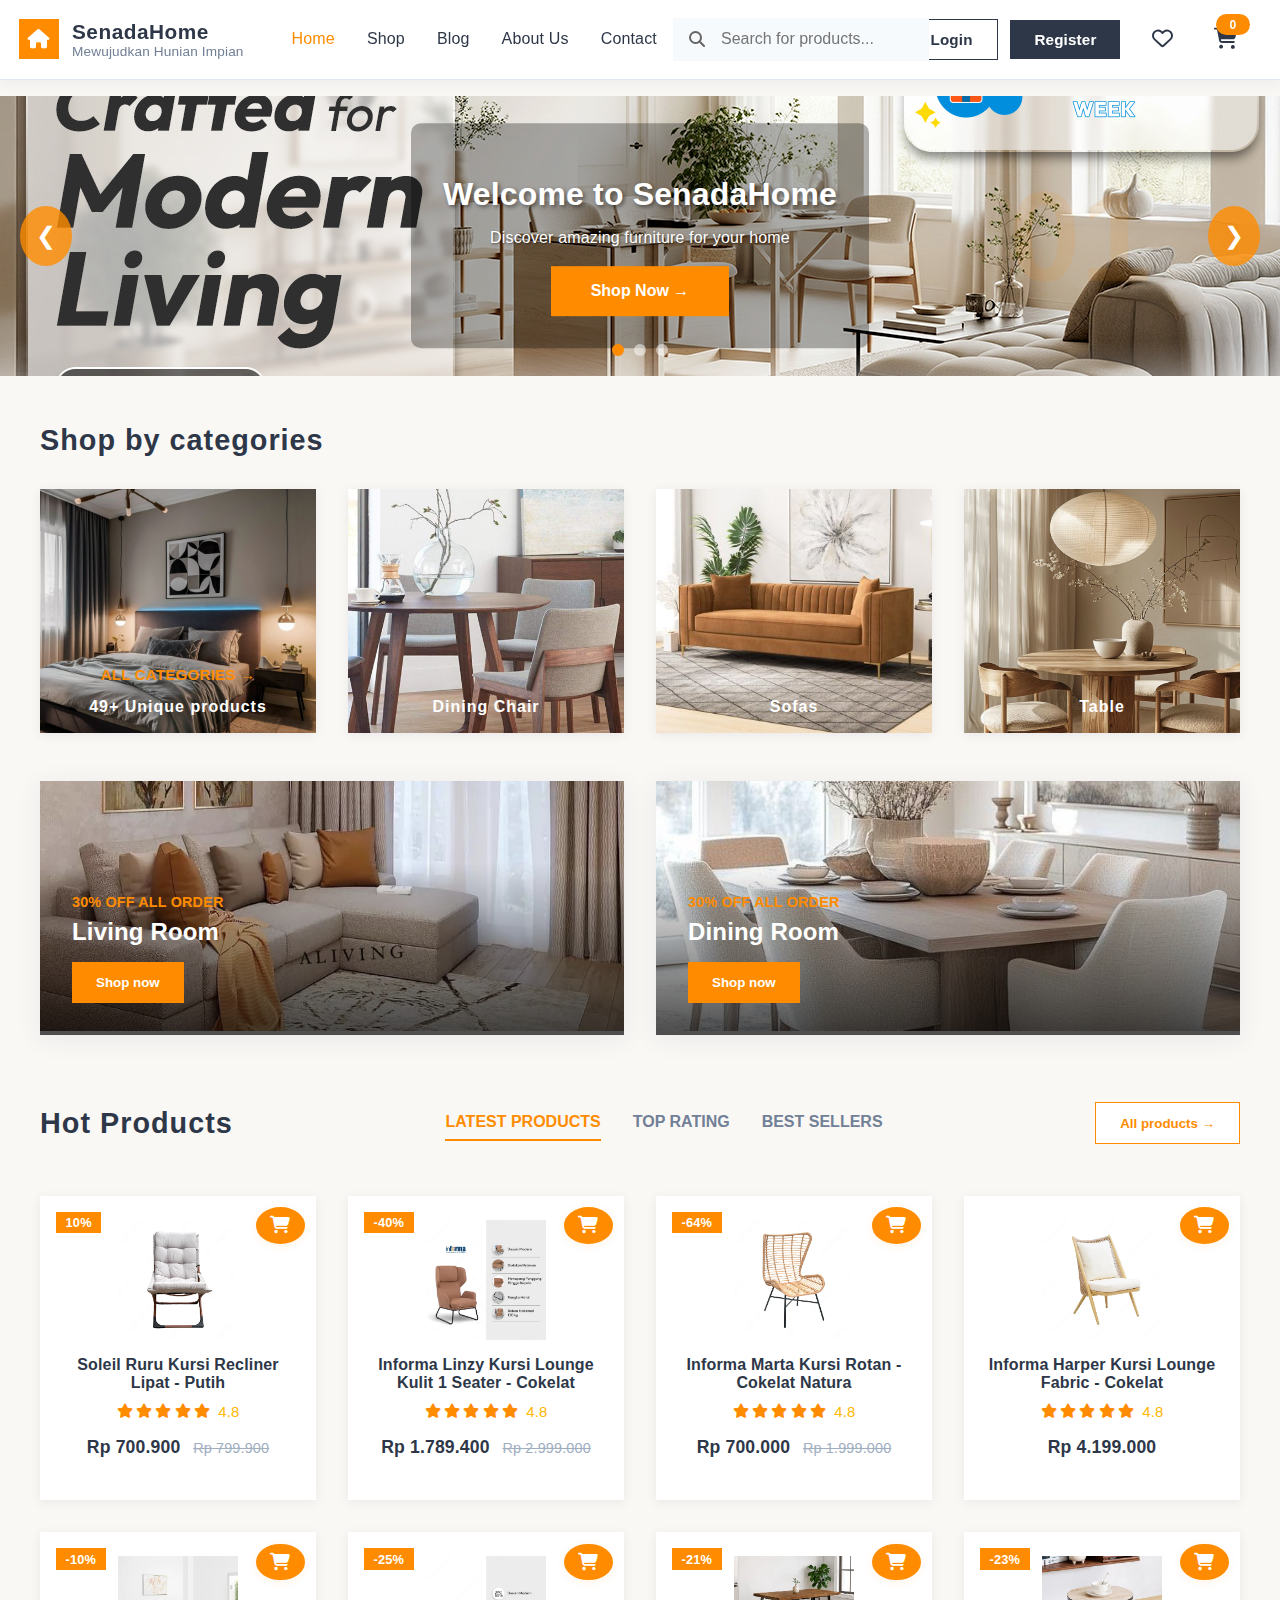
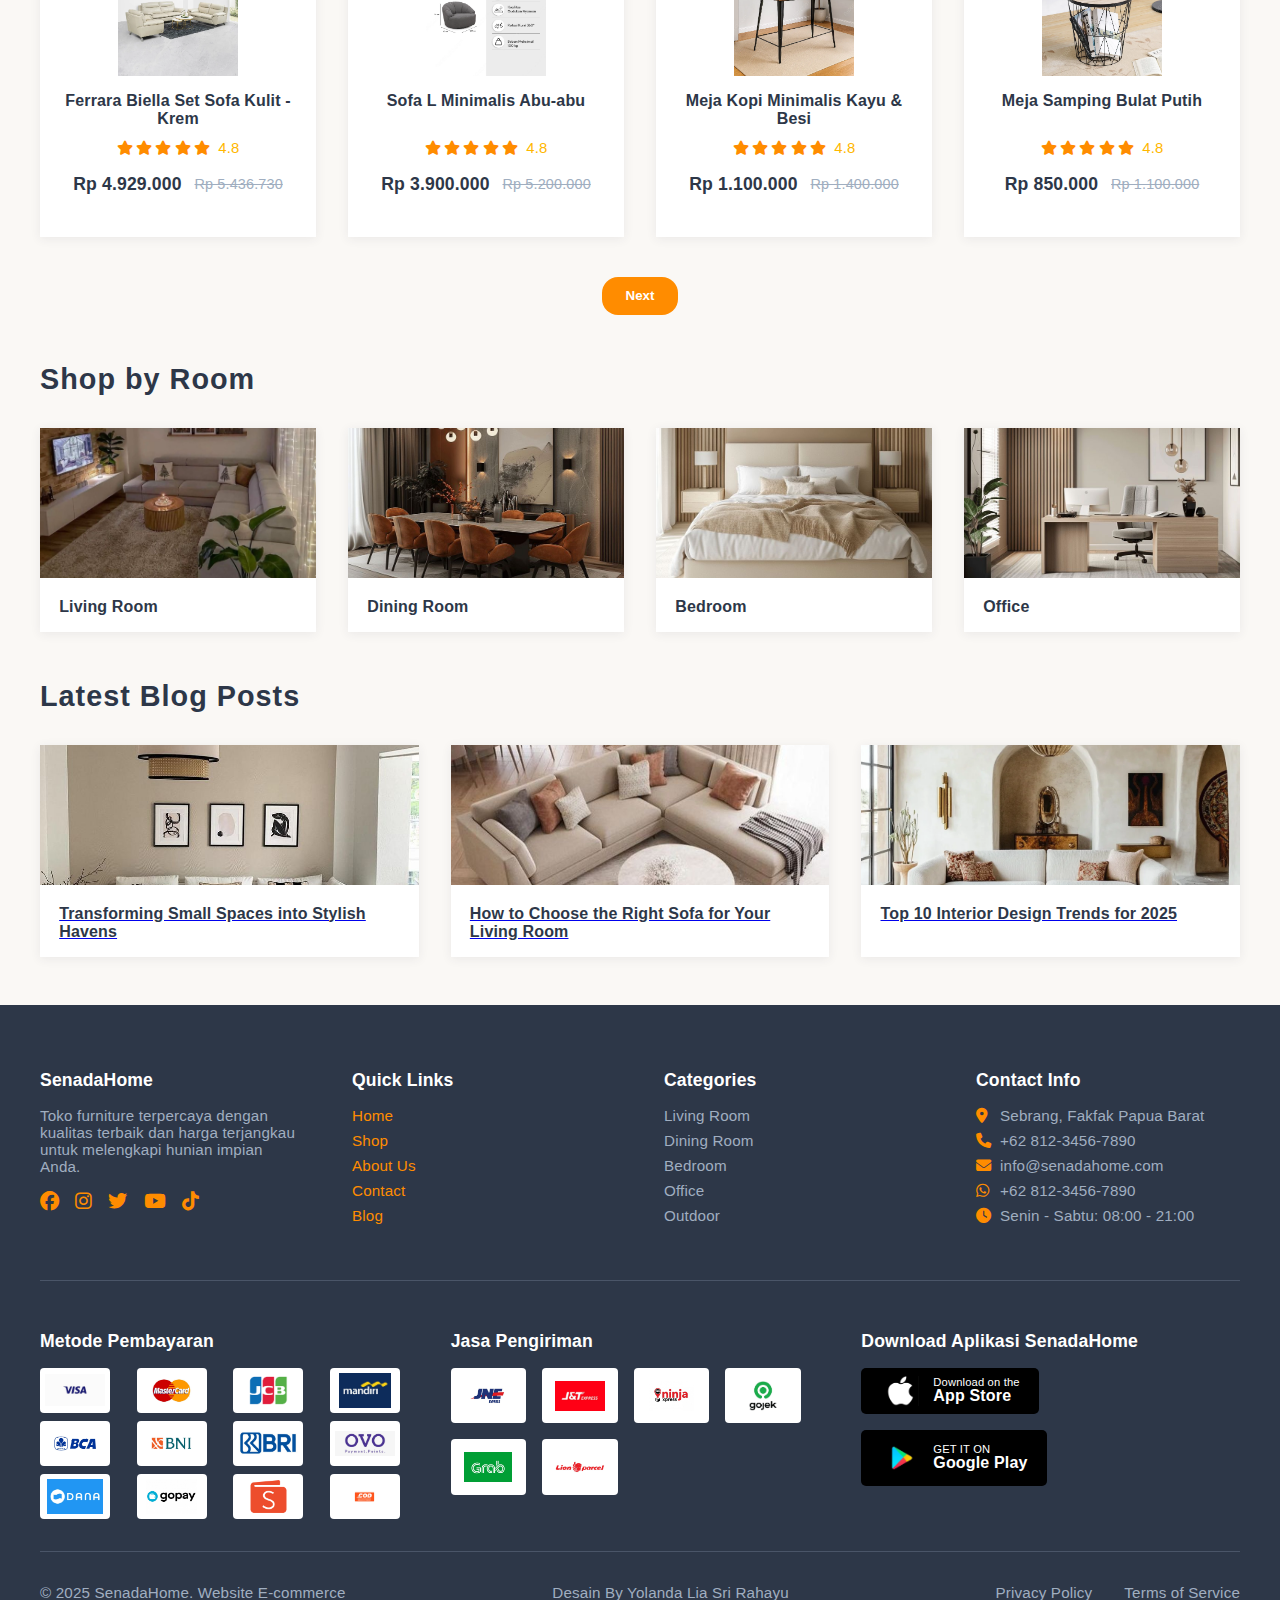
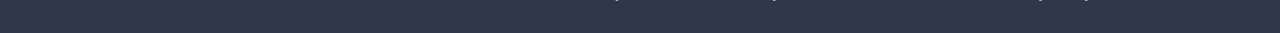
<file: index.html>
<!DOCTYPE html>
<html lang="id">
<head>
  <meta charset="UTF-8" />
  <meta name="viewport" content="width=device-width, initial-scale=1.0"/>
  <title>SenadaHome - Home</title>
  <link rel="stylesheet" href="https://cdnjs.cloudflare.com/ajax/libs/font-awesome/6.4.0/css/all.min.css"/>
  <link rel="stylesheet" href="header-style.css"/>
  <style>
    
    /* Hero Section */
.hero-section {
  position: relative;
  height: 280px;
  overflow: hidden;
  background: transparent;
  width: 100%;
  max-width: 100%;
  padding: 0;
  margin: 1rem auto 2rem auto;
  box-shadow: none;
}

.hero-carousel {
  position: relative;
  width: fit-content;
  height: 280px;
  max-width: 100%;
  margin: 0 auto;
  background: transparent;
  box-shadow: none;
  border-radius: 0;
}

.carousel-container {
      display: flex;
  width: 300%;
  height: 100%;
  transition: transform 0.5s ease-in-out;
}

.carousel-slide {
  width: 33.333%;
  height: 100%;
  position: relative;
}

.carousel-slide img {
  width: 100%;
  height: 100%;
  object-fit: cover;
  display: block;
}

.carousel-content {
  position: absolute;
  top: 50%;
  left: 50%;
  transform: translate(-50%, -50%);
  text-align: center;
  color: white;
  z-index: 2;
  background: rgba(0, 0, 0, 0.3);
  padding: 2rem;
  border-radius: 10px;
}

.carousel-content h1 {
  font-size: 2rem;
  font-weight: 900;
  margin-bottom: 1rem;
  text-shadow: 2px 2px 4px rgba(0, 0, 0, 0.5);
}

.carousel-content p {
      font-size: 1rem;
  margin-bottom: 1.2rem;
  text-shadow: 1px 1px 2px rgba(0, 0, 0, 0.5);
    }

.carousel-btn {
      position: absolute; 
      top: 50%; 
      transform: translateY(-50%); 
  background: rgba(255, 140, 0, 0.8);
  color: white;
  border: none;
  padding: 1rem;
  font-size: 1.5rem;
  cursor: pointer;
  border-radius: 50%;
  z-index: 3;
  transition: background 0.3s;
}

.carousel-btn:hover {
  background: rgba(255, 140, 0, 1);
}

.carousel-btn.prev {
  left: 20px;
}

.carousel-btn.next {
  right: 20px;
}

.carousel-dots {
  position: absolute;
  bottom: 20px;
  left: 50%;
  transform: translateX(-50%);
      display: flex;
  gap: 10px;
  z-index: 3;
}

.dot {
  width: 12px;
  height: 12px;
  border-radius: 50%;
  background: rgba(255, 255, 255, 0.5);
      cursor: pointer;
  transition: background 0.3s;
}

.dot.active {
  background: #ff8c00;
}


    .hero-section::before {
      content: "01";
      position: absolute;
      top: 50%;
      right: 10%;
      transform: translateY(-50%);
      font-size: 8rem;
      font-weight: 900;
      color: rgba(255,140,0,0.1);
      z-index: 1;
    }
    .hero-content { flex: 1; position: relative; z-index: 2; }
    .hero-label { color: #718096; font-size: 0.9rem; font-weight: 500; letter-spacing: 1px; margin-bottom: 0.5rem; text-transform: uppercase; }
    .hero-title { font-size: 3.5rem; font-weight: 900; color: #2d3748; margin-bottom: 1rem; line-height: 1.1; }
    .hero-title .highlight { color: #ff8c00; text-decoration: underline; }
    .hero-desc { color: #718096; font-size: 1.1rem; margin-bottom: 2rem; line-height: 1.6; }
    .hero-btn { 
      background: #ff8c00; 
      color: #fff; 
      border: none; 
      border-radius: 0px; 
      font-size: 1rem; 
      font-weight: 600; 
      padding: 1rem 2.5rem; 
      cursor: pointer; 
      transition: background 0.2s, transform 0.18s; 
    }
    .hero-btn:hover { background: #e67e00; transform: scale(1.02); }
    .hero-img { flex: 1; display: flex; align-items: center; justify-content: center; position: relative; z-index: 2; }
    .hero-img img { max-width: 400px; width: 100%; border-radius: 0px; }
    
    /* Categories Section */
    .category-section { max-width: 1200px; margin: 3rem auto 2rem auto; }
    .category-title { font-size: 1.8rem; font-weight: 800; color: #2d3748; margin-bottom: 2rem; letter-spacing: 1px; }
    .category-grid { display: grid; grid-template-columns: repeat(auto-fit, minmax(200px, 1fr)); gap: 2rem; }
    .category-card { 
      background: #fff; 
      border-radius: 0px; 
      box-shadow: 0 2px 10px rgba(45,55,72,0.08); 
      padding: 2rem 1.5rem; 
      display: flex; 
      flex-direction: column; 
      align-items: center; 
      gap: 1rem; 
      font-size: 1rem; 
      color: #2d3748; 
      font-weight: 600; 
      transition: box-shadow 0.2s, transform 0.18s; 
      cursor: pointer; 
    }
    .category-card:hover { box-shadow: 0 8px 25px rgba(45,55,72,0.12); transform: scale(1.03); }
    .category-card i, .category-card img { font-size: 2.5rem; color: #ff8c00; width: 60px; height: 60px; object-fit: contain; }
    
    /* Promotional Banners */
    .promo-section { max-width: 1200px; margin: 3rem auto 2rem auto; }
    .promo-grid { display: grid; grid-template-columns: 1fr 1fr; gap: 2rem; }
    .promo-banner { 
      background: #fff; 
      border-radius: 0px; 
      box-shadow: 0 4px 24px rgba(45,55,72,0.08); 
      overflow: hidden; 
      position: relative;
      cursor: pointer;
      transition: transform 0.2s;
    }
    .promo-banner:hover { transform: scale(1.02); }
    .promo-banner img { width: 100%; height: 250px; object-fit: cover; object-position: center 85%; }
    .promo-banner img[src*="diningroom"] { object-position: center 65% !important; }
    .promo-content { 
      padding: 2rem; 
      position: absolute; 
      bottom: 0; 
      left: 0; 
      right: 0; 
      background: linear-gradient(transparent, rgba(0,0,0,0.7));
      color: #fff;
    }
    .promo-discount { font-size: 0.9rem; color: #ff8c00; font-weight: 600; margin-bottom: 0.5rem; }
    .promo-title { font-size: 1.5rem; font-weight: 800; margin-bottom: 1rem; }
    .promo-btn { 
      background: #ff8c00; 
      color: #fff; 
      border: none; 
      border-radius: 0px; 
      padding: 0.8rem 1.5rem; 
      font-weight: 600; 
      cursor: pointer; 
      transition: background 0.2s; 
    }
    .promo-btn:hover { background: #e67e00; }
    
    /* Products Section */
    .product-section { max-width: 1200px; margin: 3rem auto 2rem auto; }
    .section-header { 
      display: flex; 
      justify-content: space-between; 
      align-items: center; 
      margin-bottom: 2rem; 
    }
    .section-title { font-size: 1.8rem; font-weight: 800; color: #2d3748; letter-spacing: 1px; }
    .tab-buttons { display: flex; gap: 2rem; }
    .tab-btn { 
      background: none; 
      border: none; 
      font-size: 1rem; 
      font-weight: 600; 
      color: #718096; 
      padding: 0.5rem 0; 
      cursor: pointer; 
      border-bottom: 2px solid transparent; 
      transition: color 0.18s, border 0.18s; 
    }
    .tab-btn.active { color: #ff8c00; border-bottom: 2px solid #ff8c00; }
    .view-all-btn { 
      background: #fff; 
      color: #ff8c00; 
      border: 1px solid #ff8c00; 
      border-radius: 0px; 
      padding: 0.8rem 1.5rem; 
      font-weight: 600; 
      cursor: pointer; 
      transition: all 0.2s; 
    }
    .view-all-btn:hover { background: #ff8c00; color: #fff; }
    
    .product-grid { display: grid; grid-template-columns: repeat(auto-fit, minmax(250px, 1fr)); gap: 2rem; }
    .product-card { 
      background: #fff; 
      border-radius: 0px; 
      box-shadow: 0 2px 10px rgba(45,55,72,0.08); 
      padding: 1.5rem; 
      display: flex; 
      flex-direction: column; 
      align-items: center; 
      position: relative; 
      transition: box-shadow 0.18s, transform 0.16s; 
      border: none; 
    }
    .product-card:hover { box-shadow: 0 8px 32px rgba(45,55,72,0.15); transform: scale(1.01); }
    .product-img { width: 120px; height: 120px; object-fit: contain; border-radius: 0px; background: #f7fafc; margin-bottom: 1rem; }
    .badge-discount { position: absolute; left: 1rem; top: 1rem; background: #ff8c00; color: #fff; font-weight: 700; font-size: 0.8rem; border-radius: 0px; padding: 0.2rem 0.6rem; }
    .badge-hot { position: absolute; left: 1rem; top: 1rem; background: #e53e3e; color: #fff; font-weight: 700; font-size: 0.8rem; border-radius: 0px; padding: 0.2rem 0.6rem; }
    .product-name { font-weight: 600; color: #2d3748; font-size: 1rem; margin-bottom: 0.5rem; text-align: center; }
    .product-rating { color: #ff8c00; margin-bottom: 0.5rem; font-size: 0.9rem; }
    .product-price-row { display: flex; align-items: center; gap: 0.8rem; margin-bottom: 0.8rem; }
    .product-price { color: #2d3748; font-weight: 700; font-size: 1.1rem; }
    .product-oldprice { color: #a0aec0; text-decoration: line-through; font-size: 0.9rem; }
    .countdown-timer { 
      background: #f7fafc; 
      color: #e53e3e; 
      font-size: 0.8rem; 
      font-weight: 600; 
      padding: 0.3rem 0.6rem; 
      border-radius: 0px; 
      margin-top: 0.5rem; 
    }
    
    /* Room Section */
    .room-section { max-width: 1200px; margin: 3rem auto 2rem auto; }
    .room-title { font-size: 1.8rem; font-weight: 800; color: #2d3748; margin-bottom: 2rem; letter-spacing: 1px; }
    .room-grid { display: grid; grid-template-columns: repeat(auto-fit, minmax(200px, 1fr)); gap: 2rem; }
    .room-card { 
      background: #fff; 
      border-radius: 0px; 
      box-shadow: 0 2px 10px rgba(45,55,72,0.08); 
      overflow: hidden; 
      transition: box-shadow 0.2s, transform 0.18s; 
      cursor: pointer; 
    }
    .room-card:hover { box-shadow: 0 8px 25px rgba(45,55,72,0.12); transform: scale(1.02); }
    .room-card img { width: 100%; height: 150px; object-fit: cover; object-position: center 70%; }
    .room-card img[src*="livingroom"] { object-position: center 85%; }
    .room-card img[src*="diningroom"] { object-position: center 65% !important; }
    .room-label { padding: 1rem 1.2rem; font-weight: 600; color: #2d3748; font-size: 1rem; background: #fff; }
    
    /* Blog Section */
    .blog-section { max-width: 1200px; margin: 3rem auto 2rem auto; }
    .blog-title { font-size: 1.8rem; font-weight: 800; color: #2d3748; margin-bottom: 2rem; letter-spacing: 1px; }
    .blog-grid { display: grid; grid-template-columns: repeat(auto-fit, minmax(250px, 1fr)); gap: 2rem; }
    .blog-card { 
      background: #fff; 
      border-radius: 0px; 
      box-shadow: 0 2px 10px rgba(45,55,72,0.08); 
      overflow: hidden; 
      transition: box-shadow 0.2s, transform 0.18s; 
      cursor: pointer; 
    }
    .blog-card:hover { box-shadow: 0 8px 25px rgba(0,0,0,0.06); transform: scale(1.02); }
    .blog-card img { width: 100%; height: 140px; object-fit: cover; }
    .blog-label { padding: 1rem 1.2rem; font-weight: 600; color: #2d3748; font-size: 1rem; background: #fff; }
    
    /* Footer */
    .footer { background: #2d3748; color: #a0aec0; font-size: 0.95rem; padding: 3rem 0 2rem 0; margin-top: 3rem; }
    .footer-main { max-width: 1200px; margin: 0 auto; display: flex; flex-wrap: wrap; gap: 3rem; justify-content: space-between; }
    .footer-col { flex: 1 1 250px; min-width: 250px; margin-bottom: 2rem; }
    .footer-title { font-weight: 700; color: #fff; margin-bottom: 1rem; font-size: 1.1rem; }
    .footer-link { color: #ff8c00; text-decoration: none; display: block; margin-bottom: 0.5rem; transition: color 0.2s; }
    .footer-link:hover { color: #fff; }
    
    .categories-link {
      color: #a0aec0 !important;
    }
    
    .categories-link:hover {
      color: #fff !important;
    }
    
    /* Contact Info Styles */
    .contact-info { margin-bottom: 1.5rem; }
    .contact-item { display: flex; align-items: center; gap: 0.5rem; margin-bottom: 0.5rem; }
    .contact-item i { color: #ff8c00; width: 16px; }
    .social-media { display: flex; gap: 1rem; margin-bottom: 1.5rem; }
    .social-icon { color: #ff8c00; font-size: 1.2rem; transition: color 0.2s; }
    .social-icon:hover { color: #fff; }
    .consumer-protection { margin-top: 1.5rem; }
    .consumer-protection p { font-size: 0.85rem; color: #999; margin-bottom: 0.5rem; }
    .whatsapp-contact { display: flex; align-items: center; gap: 0.5rem; color: #25d366; font-weight: 600; }
    
    /* Media Partners */
    .media-partners { display: grid; grid-template-columns: repeat(auto-fit, minmax(80px, 1fr)); gap: 0.5rem; }
    
    /* Responsive */
    @media (max-width: 768px) {
      .nav-links { display: none; }
      .hero-section { flex-direction: column; text-align: center; height: 400px; }
      .hero-title { font-size: 2.5rem; }

/* Mobile responsive for carousel */
@media (max-width: 768px) {
  .hero-section { height: 160px; padding: 0; margin: 0.5rem auto 1rem auto; }
  .hero-carousel { height: 160px; }
  .carousel-content h1 { font-size: 1rem; }
  .carousel-content p { font-size: 0.8rem; }
  .carousel-btn { padding: 0.6rem; font-size: 1rem; }
  .carousel-btn.prev { left: 6px; }
  .carousel-btn.next { right: 6px; }
}
      .promo-grid { grid-template-columns: 1fr; }
      .section-header { flex-direction: column; gap: 1rem; align-items: flex-start; }
    }
    @media (max-width: 1200px) {
      .hero-section, .hero-carousel { max-width: 100%; width: 100%; }
    }
  </style>
</head>
<body>
  <!-- Header -->
  <header class="main-header">
    <div class="header-left">
      <div class="brand">
        <div class="brand-icon">
          <i class="fas fa-home"></i>
        </div>
        <div class="brand-text">
          <div class="brand-name">SenadaHome</div>
          <div class="brand-subtitle">Mewujudkan Hunian Impian</div>
        </div>
      </div>
      <nav class="nav-links">
        <a href="index.html" class="nav-link">Home</a>
        <a href="shop.html" class="nav-link">Shop</a>
        <a href="blog.html" class="nav-link">Blog</a>
        <a href="about.html" class="nav-link">About Us</a>
        <a href="contact.html" class="nav-link">Contact</a>
      </nav>
    </div>
    
    <div class="header-center">
      <div class="search-container">
        <input type="text" class="search-input" placeholder="Search for products...">
        <i class="fas fa-search search-icon"></i>
      </div>
    </div>
    
    <div class="header-right">
      <div class="auth-buttons">
        <a href="login.html" class="login-btn">
          <i class="fas fa-crown"></i>
          Login
        </a>
        <a href="register.html" class="register-btn">Register</a>
      </div>
      <a href="wishlist.html" class="header-btn">
        <i class="far fa-heart"></i>
      </a>
      <a href="checkout.html" class="header-btn">
        <i class="fas fa-shopping-cart"></i>
        <span class="cart-count" id="cart-count">0</span>
      </a>
    </div>
  </header>

  <!-- Hero Section -->
  <section class="hero-section">
    <div class="hero-carousel">
      <div class="carousel-container">
        <div class="carousel-slide active">
          <img src="images/banner-header.jpg" alt="Furniture Banner 1">
          <div class="carousel-content">
            <h1>Welcome to SenadaHome</h1>
            <p>Discover amazing furniture for your home</p>
            <button class="hero-btn" onclick="window.location.href='shop.html'">Shop Now →</button>
          </div>
        </div>
        <div class="carousel-slide">
          <img src="images/furnitur.jpg" alt="Furniture Banner 2">
          <div class="carousel-content">
            <h1>Premium Quality Furniture</h1>
            <p>Elegant designs for modern living</p>
            <button class="hero-btn" onclick="window.location.href='shop.html'">Explore Collection →</button>
          </div>
        </div>
        <div class="carousel-slide">
          <img src="images/furnituredua.jpg" alt="Furniture Banner 3">
          <div class="carousel-content">
            <h1>Transform Your Space</h1>
            <p>Create the perfect atmosphere with our furniture</p>
            <button class="hero-btn" onclick="window.location.href='shop.html'">Get Started →</button>
          </div>
        </div>
      </div>
      <button class="carousel-btn prev" onclick="changeSlide(-1)">❮</button>
      <button class="carousel-btn next" onclick="changeSlide(1)">❯</button>
      <div class="carousel-dots">
        <span class="dot active" onclick="currentSlide(1)"></span>
        <span class="dot" onclick="currentSlide(2)"></span>
        <span class="dot" onclick="currentSlide(3)"></span>
    </div>
    </div>
  </section>

  <!-- Categories Section -->
  <section class="category-section">
    <h2 class="category-title">Shop by categories</h2>
    <div class="category-grid">
      <div class="category-card category-shop1">
        <span class="category-label">49+ Unique products</span>
        <a href="shop.html" class="category-link">ALL CATEGORIES →</a>
      </div>
      <div class="category-card category-shop2">
        <span class="category-label">Dining Chair</span>
      </div>
      <div class="category-card category-shop3">
        <span class="category-label">Sofas</span>
      </div>
      <div class="category-card category-shop4">
        <span class="category-label">Table</span>
      </div>
    </div>
  </section>

  <!-- Promotional Banners -->
  <section class="promo-section">
    <div class="promo-grid">
      <div class="promo-banner">
        <img src="images/livingroom.jpg" alt="Living Room">
        <div class="promo-content">
          <div class="promo-discount">30% OFF ALL ORDER</div>
          <div class="promo-title">Living Room</div>
          <button class="promo-btn">Shop now</button>
        </div>
      </div>
      <div class="promo-banner">
        <img src="images/diningroom.jpg" alt="Dining Room">
        <div class="promo-content">
          <div class="promo-discount">30% OFF ALL ORDER</div>
          <div class="promo-title">Dining Room</div>
          <button class="promo-btn">Shop now</button>
        </div>
      </div>
    </div>
  </section>

  <!-- Hot Products Section -->
  <section class="product-section">
    <div class="section-header">
      <h2 class="section-title">Hot Products</h2>
      <div class="tab-buttons">
        <button class="tab-btn active" id="tab-latest">LATEST PRODUCTS</button>
        <button class="tab-btn" id="tab-top">TOP RATING</button>
        <button class="tab-btn" id="tab-best">BEST SELLERS</button>
      </div>
      <button class="view-all-btn" onclick="window.location.href='shop.html'">All products →</button>
    </div>
    
    <div class="product-grid"></div>
    <div style="display:flex;justify-content:center;gap:1.5rem;margin-top:2.5rem;">
      <button id="prev-products-btn" style="display:none;padding:0.7rem 1.5rem;border:none;background:#ff8c00;color:#fff;border-radius:1rem;font-weight:600;cursor:pointer;">Prev</button>
      <button id="next-products-btn" style="display:none;padding:0.7rem 1.5rem;border:none;background:#ff8c00;color:#fff;border-radius:1rem;font-weight:600;cursor:pointer;">Next</button>
    </div>
  </section>

  <!-- Room Section -->
  <section class="room-section">
    <h2 class="room-title">Shop by Room</h2>
    <div class="room-grid">
      <div class="room-card">
        <img src="images/living2.jpg" alt="Living Room">
        <div class="room-label">Living Room</div>
      </div>
      <div class="room-card">
        <img src="images/dining2.jpg" alt="Dining Room">
        <div class="room-label">Dining Room</div>
      </div>
      <div class="room-card">
        <img src="images/bedroom.jpg" alt="Bedroom">
        <div class="room-label">Bedroom</div>
      </div>
      <div class="room-card">
        <img src="images/office.jpg" alt="Office">
        <div class="room-label">Office</div>
      </div>
    </div>
  </section>

  <!-- Blog Section -->
  <section class="blog-section">
    <h2 class="blog-title">Latest Blog Posts</h2>
    <div class="blog-grid">
      <a class="blog-card" href="https://www.anthonymichaelinteriordesign.com/transforming-small-spaces" target="_blank" rel="noopener">
        <img src="images/interior1.jpg" alt="Tips Desain Ruang Kecil">
        <div class="blog-label">Transforming Small Spaces into Stylish Havens</div>
      </a>
      <a class="blog-card" href="https://www.thespruce.com/how-to-choose-a-sofa-1391251" target="_blank" rel="noopener">
        <img src="images/interior2.jpg" alt="Panduan Memilih Sofa">
        <div class="blog-label">How to Choose the Right Sofa for Your Living Room</div>
      </a>
      <a class="blog-card" href="https://medium.com/@the_kap_designs/top-10-interior-design-trends-for-2025-e4ee1c5c3c24" target="_blank" rel="noopener">
        <img src="images/interior3.jpg" alt="Tren Furniture 2024">
        <div class="blog-label">Top 10 Interior Design Trends for 2025</div>
      </a>
    </div>
  </section>

  <!-- Footer -->
  <footer class="footer">
    <div class="footer-main">
      <div class="footer-col">
        <h3 class="footer-title">SenadaHome</h3>
        <p style="color: #a0aec0; margin-bottom: 1rem;">Toko furniture terpercaya dengan kualitas terbaik dan harga terjangkau untuk melengkapi hunian impian Anda.</p>
        <div class="social-media">
          <a href="#" class="social-icon"><i class="fab fa-facebook"></i></a>
          <a href="#" class="social-icon"><i class="fab fa-instagram"></i></a>
          <a href="#" class="social-icon"><i class="fab fa-twitter"></i></a>
          <a href="#" class="social-icon"><i class="fab fa-youtube"></i></a>
          <a href="#" class="social-icon"><i class="fab fa-tiktok"></i></a>
        </div>
      </div>
      
      <div class="footer-col">
        <h3 class="footer-title">Quick Links</h3>
        <a href="index.html" class="footer-link">Home</a>
        <a href="shop.html" class="footer-link">Shop</a>
        <a href="about.html" class="footer-link">About Us</a>
        <a href="contact.html" class="footer-link">Contact</a>
        <a href="blog.html" class="footer-link">Blog</a>
      </div>
      
      <div class="footer-col">
        <h3 class="footer-title">Categories</h3>
        <a href="#" class="footer-link categories-link">Living Room</a>
        <a href="#" class="footer-link categories-link">Dining Room</a>
        <a href="#" class="footer-link categories-link">Bedroom</a>
        <a href="#" class="footer-link categories-link">Office</a>
        <a href="#" class="footer-link categories-link">Outdoor</a>
      </div>
      
      <div class="footer-col">
        <h3 class="footer-title">Contact Info</h3>
        <div class="contact-info">
          <div class="contact-item">
            <i class="fas fa-map-marker-alt"></i>
            <span>Sebrang, Fakfak Papua Barat</span>
          </div>
          <div class="contact-item">
            <i class="fas fa-phone"></i>
            <span>+62 812-3456-7890</span>
          </div>
          <div class="contact-item">
            <i class="fas fa-envelope"></i>
            <span>info@senadahome.com</span>
          </div>
          <div class="contact-item">
            <i class="fab fa-whatsapp"></i>
            <span>+62 812-3456-7890</span>
          </div>
          <div class="contact-item">
            <i class="fas fa-clock"></i>
            <span>Senin - Sabtu: 08:00 - 21:00</span>
          </div>
        </div>
      </div>
    </div>
    
    <!-- Footer Bottom Sections -->
    <div style="max-width: 1200px; margin: 0 auto; padding: 2rem 0; border-top: 1px solid #4a5568;">
      <div style="display: grid; grid-template-columns: repeat(auto-fit, minmax(300px, 1fr)); gap: 2rem;">
        
        <!-- Metode Pembayaran -->
        <div>
          <h3 style="color: #fff; font-size: 1.1rem; font-weight: 700; margin-bottom: 1rem;">Metode Pembayaran</h3>
          <div style="display: grid; grid-template-columns: repeat(auto-fit, minmax(80px, 1fr)); gap: 0.5rem;">
            <img src="images/visa-logo.jpg" alt="Visa" style="width: 60px; height: 35px; object-fit: contain; background: #fff; padding: 5px; border-radius: 4px;">
            <img src="images/mastercard-logo.jpg" alt="Mastercard" style="width: 60px; height: 35px; object-fit: contain; background: #fff; padding: 5px; border-radius: 4px;">
            <img src="images/jcb-logo.png" alt="JCB" style="width: 60px; height: 35px; object-fit: contain; background: #fff; padding: 5px; border-radius: 4px;">
            <img src="images/mandiri-logo.jpg" alt="Mandiri" style="width: 60px; height: 35px; object-fit: contain; background: #fff; padding: 5px; border-radius: 4px;">
            <img src="images/bca-logo.jpg" alt="BCA" style="width: 60px; height: 35px; object-fit: contain; background: #fff; padding: 5px; border-radius: 4px;">
            <img src="images/bni-logo.jpg" alt="BNI" style="width: 60px; height: 35px; object-fit: contain; background: #fff; padding: 5px; border-radius: 4px;">
            <img src="images/bri-logo.jpg" alt="BRI" style="width: 60px; height: 35px; object-fit: contain; background: #fff; padding: 5px; border-radius: 4px;">
            <img src="images/ovo-logo.jpg" alt="OVO" style="width: 60px; height: 35px; object-fit: contain; background: #fff; padding: 5px; border-radius: 4px;">
            <img src="images/dana-logo.jpg" alt="DANA" style="width: 60px; height: 35px; object-fit: contain; background: #fff; padding: 5px; border-radius: 4px;">
            <img src="images/gopay-logo.jpg" alt="GoPay" style="width: 60px; height: 35px; object-fit: contain; background: #fff; padding: 5px; border-radius: 4px;">
            <img src="images/shopeepay-logo.jpg" alt="ShopeePay" style="width: 60px; height: 35px; object-fit: contain; background: #fff; padding: 5px; border-radius: 4px;">
            <img src="images/cod.jpg" alt="COD" style="width: 60px; height: 35px; object-fit: contain; background: #fff; padding: 5px; border-radius: 4px;">
          </div>
        </div>
        
        <!-- Jasa Pengiriman -->
        <div>
          <h3 style="color: #fff; font-size: 1.1rem; font-weight: 700; margin-bottom: 1rem;">Jasa Pengiriman</h3>
          <div style="display: flex; flex-wrap: wrap; gap: 1rem;">
            <div style="background: #fff; padding: 0.8rem; border-radius: 4px; display: flex; align-items: center; justify-content: center;">
              <img src="images/jne-logo.jpg" alt="JNE" style="width: 50px; height: 30px; object-fit: contain;">
            </div>
            <div style="background: #fff; padding: 0.8rem; border-radius: 4px; display: flex; align-items: center; justify-content: center;">
              <img src="images/jnt-logo.jpg" alt="J&T Express" style="width: 50px; height: 30px; object-fit: contain;">
            </div>
            <div style="background: #fff; padding: 0.8rem; border-radius: 4px; display: flex; align-items: center; justify-content: center;">
              <img src="images/ninja-logo.jpg" alt="Ninja Express" style="width: 50px; height: 30px; object-fit: contain;">
            </div>
            <div style="background: #fff; padding: 0.8rem; border-radius: 4px; display: flex; align-items: center; justify-content: center;">
              <img src="images/gojek-logo.jpg" alt="GoSend" style="width: 50px; height: 30px; object-fit: contain;">
            </div>
            <div style="background: #fff; padding: 0.8rem; border-radius: 4px; display: flex; align-items: center; justify-content: center;">
              <img src="images/grab-logo.jpg" alt="GrabExpress" style="width: 50px; height: 30px; object-fit: contain;">
            </div>
            <div style="background: #fff; padding: 0.8rem; border-radius: 4px; display: flex; align-items: center; justify-content: center;">
              <img src="images/lion-logo.jpg" alt="Lion Parcel" style="width: 50px; height: 30px; object-fit: contain;">
            </div>
          </div>
        </div>
        
        <!-- Download App -->
        <div>
          <h3 style="color: #fff; font-size: 1.1rem; font-weight: 700; margin-bottom: 1rem;">Download Aplikasi SenadaHome</h3>
          <div style="display: flex; gap: 1rem; flex-wrap: wrap;">
            <a href="#" style="display: inline-block; background: #000; padding: 0.5rem 1.2rem; border-radius: 5px; text-decoration: none; display: flex; align-items: center; gap: 0.8rem;">
              <img src="images/apple.jpg" alt="Apple App Store" style="width: 40px; height: 30px; object-fit: contain;">
              <div style="color: #fff;">
                <div style="font-size: 0.7rem; line-height: 1;">Download on the</div>
                <div style="font-size: 1rem; font-weight: 700; line-height: 1;">App Store</div>
              </div>
            </a>
            <a href="#" style="display: inline-block; background: #000; padding: 0.5rem 1.2rem; border-radius: 5px; text-decoration: none; display: flex; align-items: center; gap: 0.8rem;">
              <img src="images/store.jpg" alt="Google Play Store" style="width: 40px; height: 40px; object-fit: contain;">
              <div style="color: #fff;">
                <div style="font-size: 0.7rem; line-height: 1;">GET IT ON</div>
                <div style="font-size: 1rem; font-weight: 700; line-height: 1;">Google Play</div>
              </div>
            </a>
          </div>
        </div>
        
      </div>
    </div>
    
    <div style="max-width: 1200px; margin: 0 auto; padding-top: 2rem; border-top: 1px solid #4a5568;">
      <div style="display: flex; justify-content: space-between; align-items: center; flex-wrap: wrap; gap: 1rem;">
        <p style="color: #a0aec0; margin: 0;">© 2025 SenadaHome. Website E-commerce</p>
        <p style="color: #a0aec0; margin: 0;">Desain By Yolanda Lia Sri Rahayu</p>
        <div style="display: flex; gap: 2rem;">
          <a href="#" style="color: #a0aec0; text-decoration: none;">Privacy Policy</a>
          <a href="#" style="color: #a0aec0; text-decoration: none;">Terms of Service</a>
        </div>
      </div>
    </div>
  </footer>
<script>
  function updateCartCount() {
    const cart = JSON.parse(localStorage.getItem('cart') || '[]');
    const count = cart.length;
    var el = document.getElementById('cart-count');
    if (el) el.textContent = count;
  }
  document.addEventListener('DOMContentLoaded', updateCartCount);
</script>
<script src="products.js"></script>
<script src="header-script.js"></script>
<script src="home-products.js"></script>
<script>
  // Tambahkan widget WhatsApp chat
  document.addEventListener('DOMContentLoaded', function() {
    const waChatBtn = document.querySelector('.wa-chat');
    if (waChatBtn) {
      waChatBtn.addEventListener('click', function(event) {
        event.preventDefault();
        const phoneNumber = '6281234567890'; // Ganti dengan nomor WhatsApp Anda
        const message = 'Halo! Saya tertarik dengan produk SenadaHome. Bisa bantu saya?';
        const url = `https://wa.me/${phoneNumber}?text=${encodeURIComponent(message)}`;
        window.open(url, '_blank');
      });
    }
  });
</script>

  <script src="carousel.js"></script>
</body>
</html>
</file>
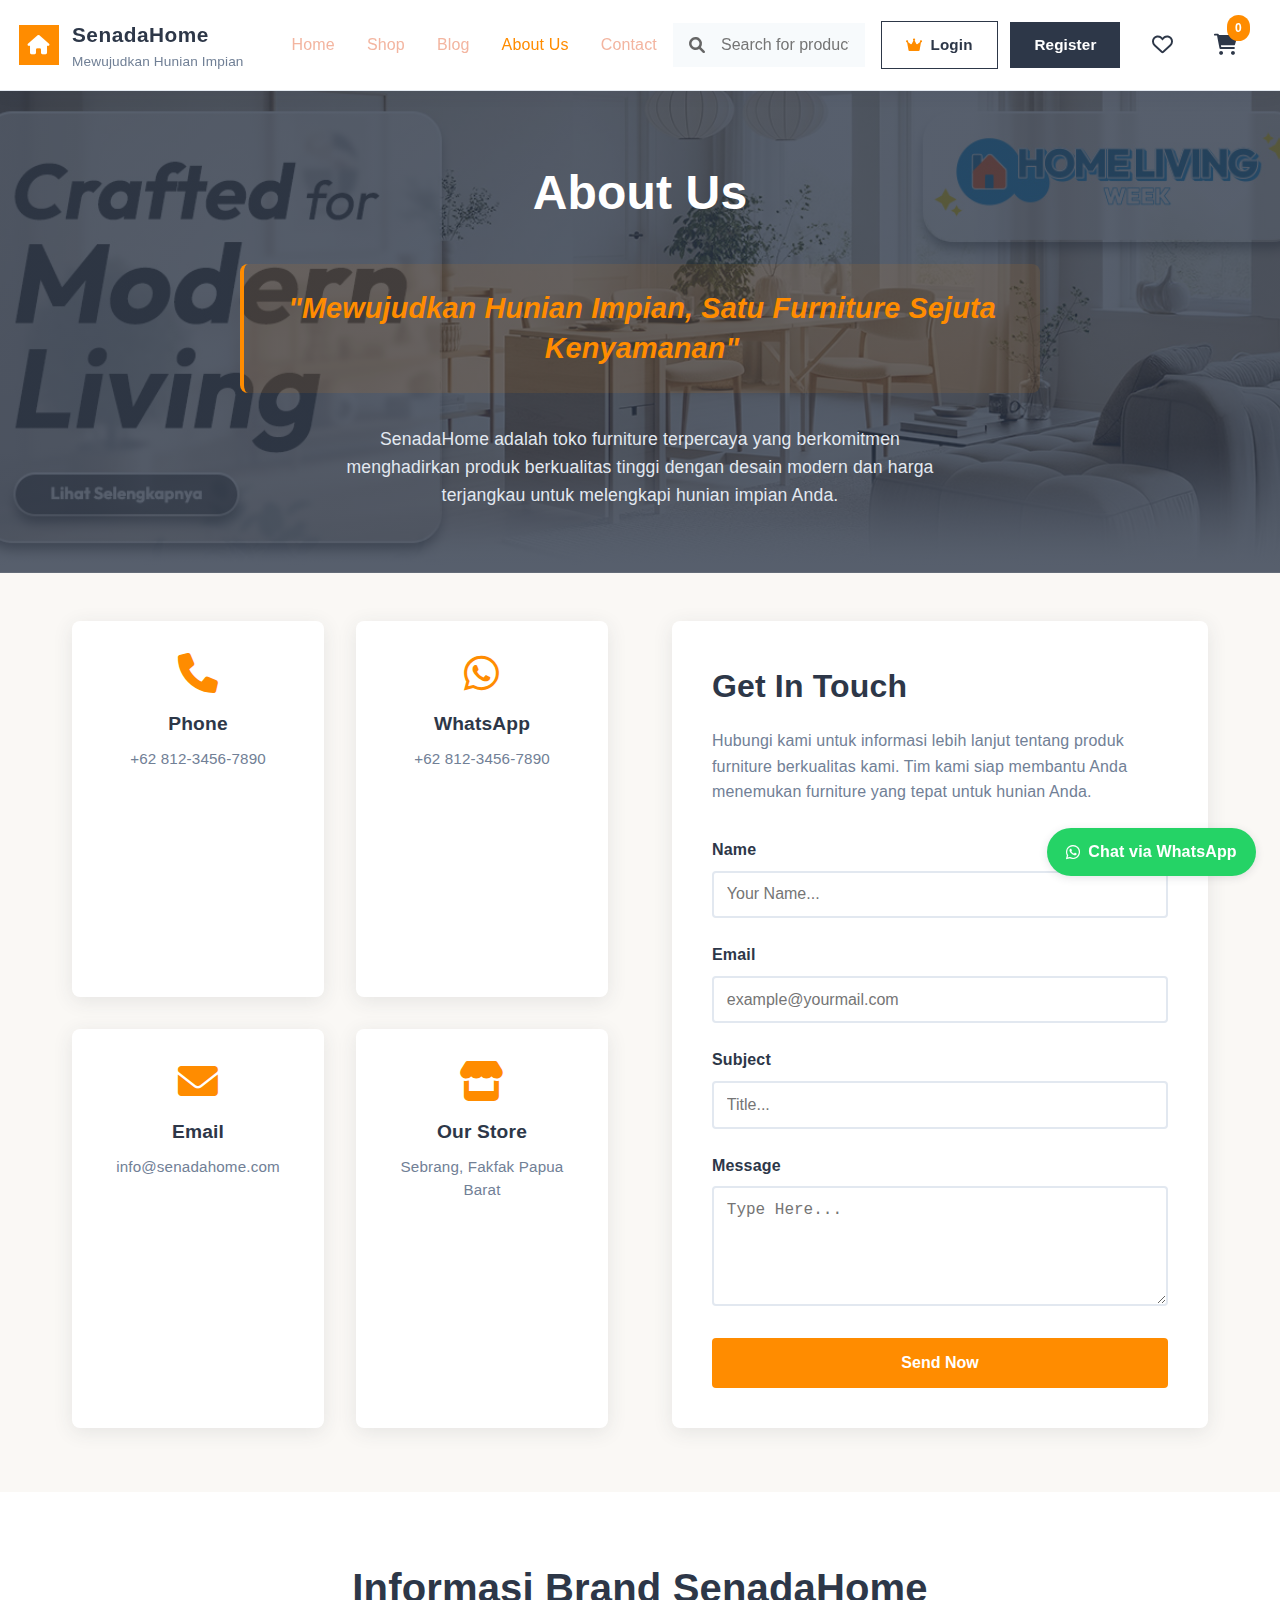
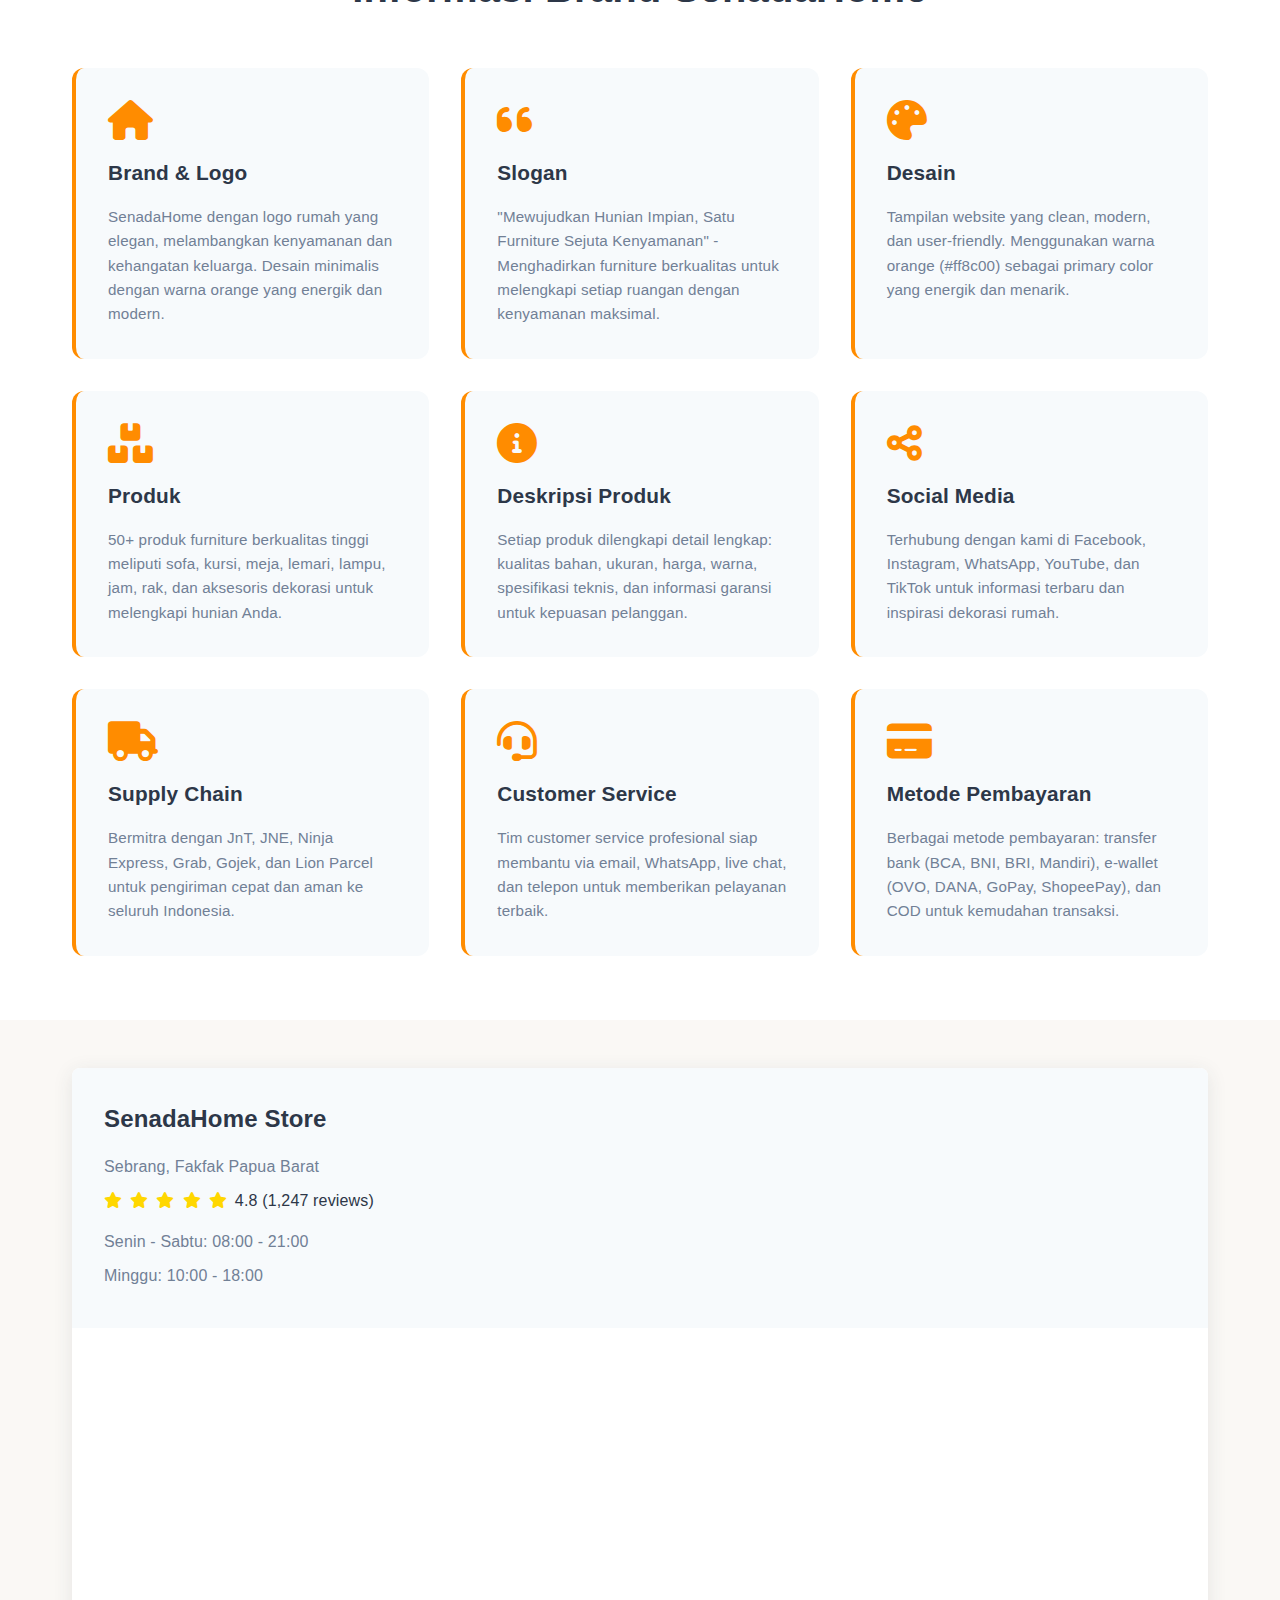
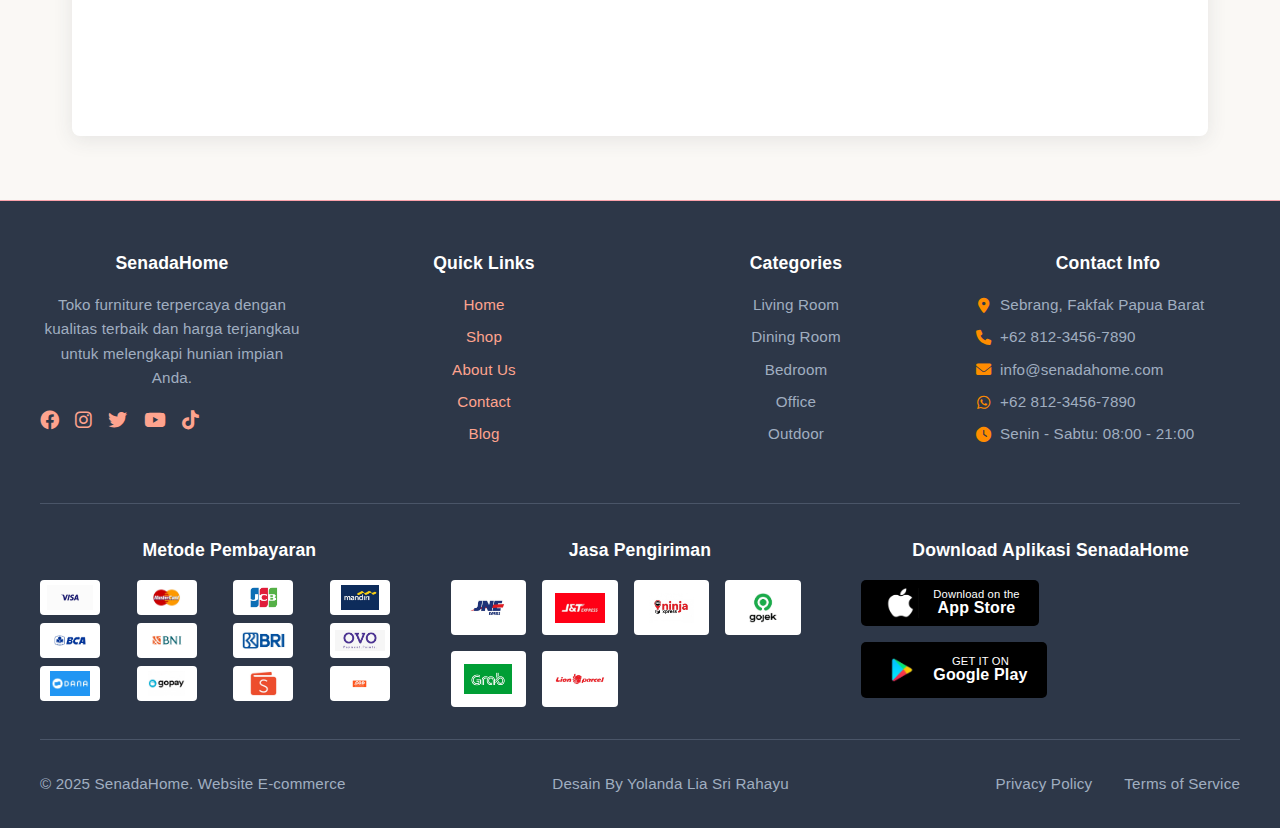
<file: about.html>
<!DOCTYPE html>
<html lang="en">
<head>
    <meta charset="UTF-8">
    <meta name="viewport" content="width=device-width, initial-scale=1.0">
  <title>About Us - SenadaHome</title>
    <link rel="stylesheet" href="https://cdnjs.cloudflare.com/ajax/libs/font-awesome/6.0.0/css/all.min.css">
    <link rel="stylesheet" href="header-style.css">
    <link rel="stylesheet" href="style.css">
  <style>
        body { 
            background: #faf8f5; 
            margin: 0; 
            font-family: 'Segoe UI', Arial, sans-serif; 
            color: #2d3748; 
            letter-spacing: 0.01em; 
        }
        
        /* Header Styles */
        .main-header { 
            background: #fff;
            box-shadow: 0 2px 16px 0 rgba(45,55,72,0.08);
            display: flex; 
            align-items: center; 
            justify-content: space-between; 
            padding: 1.1rem 2.2rem 1.1rem 1.2rem; 
            border-bottom: 1px solid #e2e8f0; 
            position: sticky; 
            top: 0; 
            z-index: 10; 
        }
        .header-left { display: flex; align-items: center; }
        .brand { display: flex; align-items: center; gap: 0.8rem; }
        .brand-icon { 
            width: 40px; 
            height: 40px; 
            background: #ff8c00;
            border-radius: 0px; 
            display: flex; 
            align-items: center; 
            justify-content: center; 
            color: #fff; 
            font-size: 1.2rem; 
        }
        .brand-text { display: flex; flex-direction: column; }
        .brand-name { font-size: 1.3rem; font-weight: 700; color: #2d3748; letter-spacing: 0.5px; }
        .brand-subtitle { font-size: 0.85rem; color: #718096; font-weight: 400; }
        
        .nav-links {
            display: flex;
            align-items: center;
            gap: 2rem;
            margin-left: 3rem;
        }
        .nav-link {
            color: #2d3748;
            text-decoration: none;
            font-weight: 500;
            font-size: 1rem;
            transition: color 0.2s;
        }
        .nav-link.active {
            color: #ff8c00;
        }
        .nav-link:hover {
            color: #ff8c00;
        }
        
                .header-center { 
          flex: 1; 
          display: flex; 
          justify-content: center; 
          max-width: 280px; 
          margin: 0 1rem; 
          min-width: 0;
        }
        .search-container { 
          position: relative; 
          width: 100%; 
          max-width: 250px; 
        }
        .search-input { 
            width: 100%; 
            padding: 0.8rem 1rem 0.8rem 3rem; 
            border: none; 
            border-radius: 0px; 
            background: #f7fafc;
            font-size: 1rem;
            color: #2d3748;
            outline: none; 
            transition: background 0.2s; 
        }
        .search-input:focus { background: #fff; box-shadow: 0 0 0 2px #ff8c00; }
        .search-icon { 
            position: absolute; 
            left: 1rem; 
            top: 50%; 
            transform: translateY(-50%); 
            color: #666; 
            font-size: 1rem; 
        }
        
        .header-right { 
          display: flex; 
          align-items: center; 
          gap: 1.5rem; 
          flex-shrink: 0;
          min-width: 220px;
        }
        .header-btn { 
            background: none; 
            border: none; 
            color: #2d3748;
            font-size: 1.3rem;
            cursor: pointer;
            position: relative;
            padding: 0.5rem;
            border-radius: 0px;
            transition: background 0.18s, color 0.18s;
            text-decoration: none;
        }
        .header-btn:hover { background: #ff8c00; color: #fff; }
        .cart-count { 
            position: absolute; 
            top: -5px; 
            right: -5px; 
            background: #ff8c00;
            color: #fff; 
            border-radius: 1rem; 
            font-size: 0.75rem; 
            padding: 0.2rem 0.5rem; 
            font-weight: 700; 
            min-width: 18px; 
            text-align: center; 
        }
        .auth-buttons {
            display: flex;
            align-items: center;
            gap: 0.8rem;
        }
        .login-btn { 
            background: #fff;
            color: #2d3748;
            border: 1px solid #2d3748;
            border-radius: 0px;
            padding: 0.7rem 1.5rem;
            font-size: 0.95rem;
            font-weight: 600;
            cursor: pointer;
            transition: all 0.18s;
            display: flex;
            align-items: center;
            gap: 0.5rem;
            text-decoration: none;
        }
        .login-btn:hover { 
            background: #f7fafc; 
            box-shadow: 0 2px 8px rgba(45,55,72,0.2);
        }
        .login-btn i {
            color: #ff8c00;
            font-size: 0.9rem;
        }
        .register-btn { 
            background: #2d3748;
            color: #fff;
            border: none;
            border-radius: 0px;
            padding: 0.7rem 1.5rem;
            font-size: 0.95rem;
            font-weight: 600;
            cursor: pointer;
            transition: background 0.18s, box-shadow 0.18s;
            text-decoration: none;
        }
        .register-btn:hover { 
            background: #1a202c; 
            box-shadow: 0 4px 16px rgba(45,55,72,0.3);
        }

        /* About Page Specific Styles */
        .about-hero {
            background: linear-gradient(rgba(45, 55, 72, 0.8), rgba(45, 55, 72, 0.8)), url('images/banner-header.jpg');
            background-size: cover;
            background-position: center;
            color: #fff;
            text-align: center;
            padding: 4rem 2rem;
            margin-bottom: 3rem;
        }

        .about-hero h1 {
            font-size: 3rem;
            font-weight: 800;
            margin-bottom: 1rem;
            color: #fff;
        }

        .about-hero p {
            font-size: 1.1rem;
            max-width: 600px;
            margin: 0 auto;
            line-height: 1.6;
            color: #e2e8f0;
        }

        .slogan {
            margin: 2rem 0;
            padding: 1.5rem;
            background: rgba(255, 140, 0, 0.1);
            border-left: 4px solid #ff8c00;
            border-radius: 8px;
            max-width: 800px;
            margin-left: auto;
            margin-right: auto;
        }

        .slogan h2 {
            font-size: 1.8rem;
            font-weight: 700;
            color: #ff8c00;
            text-align: center;
            margin: 0;
            line-height: 1.4;
            font-style: italic;
        }

        @media (max-width: 768px) {
            .slogan h2 {
                font-size: 1.4rem;
            }
        }

        .about-content {
            max-width: 1200px;
            margin: 0 auto;
            padding: 0 2rem;
            display: grid;
            grid-template-columns: 1fr 1fr;
            gap: 4rem;
            margin-bottom: 4rem;
        }

        .about-info {
            display: grid;
            grid-template-columns: 1fr 1fr;
            gap: 2rem;
        }

        .info-card {
            background: #fff;
            padding: 2rem;
            border-radius: 8px;
            box-shadow: 0 4px 20px rgba(45, 55, 72, 0.1);
            text-align: center;
            transition: transform 0.3s ease;
        }

        .info-card:hover {
            transform: translateY(-5px);
        }

        .info-card i {
            font-size: 2.5rem;
            color: #ff8c00;
            margin-bottom: 1rem;
        }

        .info-card h3 {
            font-size: 1.2rem;
            font-weight: 700;
            color: #2d3748;
            margin-bottom: 0.5rem;
        }

        .info-card p {
            color: #718096;
            font-size: 0.95rem;
            line-height: 1.5;
        }

        .about-form {
            background: #fff;
            padding: 2.5rem;
            border-radius: 8px;
            box-shadow: 0 4px 20px rgba(45, 55, 72, 0.1);
        }

        .about-form h2 {
            font-size: 2rem;
            font-weight: 800;
            color: #2d3748;
            margin-bottom: 1rem;
        }

        .about-form p {
            color: #718096;
            margin-bottom: 2rem;
            line-height: 1.6;
        }

        .form-group {
            margin-bottom: 1.5rem;
        }

        .form-group label {
            display: block;
            font-weight: 600;
            color: #2d3748;
            margin-bottom: 0.5rem;
        }

        .form-group input,
        .form-group textarea {
            width: 100%;
            padding: 0.8rem;
            border: 2px solid #e2e8f0;
            border-radius: 4px;
            font-size: 1rem;
            transition: border-color 0.3s ease;
        }

        .form-group input:focus,
        .form-group textarea:focus {
            outline: none;
            border-color: #ff8c00;
        }

        .form-group textarea {
            height: 120px;
            resize: vertical;
        }

        .submit-btn {
            background: #ff8c00;
            color: #fff;
            border: none;
            padding: 1rem 2rem;
            border-radius: 4px;
            font-size: 1rem;
            font-weight: 600;
            cursor: pointer;
            transition: background 0.3s ease;
            width: 100%;
        }

        .submit-btn:hover {
            background: #e67e00;
        }

        .map-section {
            max-width: 1200px;
            margin: 0 auto;
            padding: 0 2rem;
            margin-bottom: 4rem;
        }

        .map-container {
            background: #fff;
            border-radius: 8px;
            overflow: hidden;
            box-shadow: 0 4px 20px rgba(45, 55, 72, 0.1);
        }

        .map-info {
            padding: 2rem;
            background: #f7fafc;
        }

        .map-info h3 {
            font-size: 1.5rem;
            font-weight: 700;
            color: #2d3748;
            margin-bottom: 1rem;
        }

        .map-info p {
            color: #718096;
            margin-bottom: 0.5rem;
        }

        .map-info .rating {
            display: flex;
            align-items: center;
            gap: 0.5rem;
            margin-bottom: 1rem;
        }

        .map-info .rating i {
            color: #ffd700;
        }

        .map-iframe {
            width: 100%;
            height: 400px;
            border: none;
        }

        @media (max-width: 768px) {
            .about-content {
                grid-template-columns: 1fr;
                gap: 2rem;
            }

            .about-info {
                grid-template-columns: 1fr;
            }

            .about-hero h1 {
                font-size: 2rem;
            }
        }

        /* Brand Information Section Styles */
        .brand-info-section {
            background: #fff;
            padding: 4rem 0;
            margin: 3rem 0;
        }

        .container {
            max-width: 1200px;
            margin: 0 auto;
            padding: 0 2rem;
        }

        .section-title {
            text-align: center;
            font-size: 2.5rem;
            font-weight: 800;
            color: #2d3748;
            margin-bottom: 3rem;
        }

        .brand-grid {
            display: grid;
            grid-template-columns: repeat(auto-fit, minmax(350px, 1fr));
            gap: 2rem;
        }

        .brand-card {
            background: #f7fafc;
            padding: 2rem;
            border-radius: 12px;
            border-left: 4px solid #ff8c00;
            transition: transform 0.3s ease, box-shadow 0.3s ease;
        }

        .brand-card:hover {
            transform: translateY(-5px);
            box-shadow: 0 8px 25px rgba(45, 55, 72, 0.15);
        }

        .brand-card i {
            font-size: 2.5rem;
            color: #ff8c00;
            margin-bottom: 1rem;
        }

        .brand-card h3 {
            font-size: 1.3rem;
            font-weight: 700;
            color: #2d3748;
            margin-bottom: 1rem;
        }

        .brand-card p {
            color: #718096;
            line-height: 1.6;
            font-size: 0.95rem;
        }

        @media (max-width: 768px) {
            .brand-grid {
                grid-template-columns: 1fr;
            }
            
            .section-title {
                font-size: 2rem;
            }
        }

        /* Footer Styles */
        .footer { 
            background: #2d3748; 
            color: #a0aec0; 
            font-size: 0.95rem; 
            padding: 3rem 0 2rem 0; 
            margin-top: 3rem; 
        }

        .footer-main { 
            max-width: 1200px; 
            margin: 0 auto; 
            display: flex; 
            flex-wrap: wrap; 
            gap: 3rem; 
            justify-content: space-between; 
        }

        .footer-col { 
            flex: 1 1 250px; 
            min-width: 250px; 
            margin-bottom: 2rem; 
        }

        .footer-title { 
            font-weight: 700; 
            color: #fff; 
            margin-bottom: 1rem; 
            font-size: 1.1rem; 
        }

        .footer-link { 
            color: #ff8c00; 
            text-decoration: none; 
            display: block; 
            margin-bottom: 0.5rem; 
            transition: color 0.2s; 
        }

        .footer-link:hover { 
            color: #fff; 
        }

        .categories-link {
            color: #a0aec0 !important;
        }

        .categories-link:hover {
            color: #fff !important;
        }

        /* Contact Info Styles */
        .contact-info { 
            margin-bottom: 1.5rem; 
        }

        .contact-item { 
            display: flex; 
            align-items: center; 
            gap: 0.5rem; 
            margin-bottom: 0.5rem; 
        }

        .contact-item i { 
            color: #ff8c00; 
            width: 16px; 
        }

        .social-media { 
            display: flex; 
            gap: 1rem; 
            margin-bottom: 1.5rem; 
        }

        .social-icon { 
            color: #ff8c00; 
            font-size: 1.2rem; 
            transition: color 0.2s; 
        }

        .social-icon:hover { 
            color: #fff; 
        }

        /* Responsive Header */
        @media (max-width: 1024px) {
            .header-center {
                max-width: 200px;
                margin: 0 0.5rem;
            }
            .search-container {
                max-width: 180px;
            }
            .nav-links {
                margin-left: 2rem;
                gap: 1.5rem;
            }
            .header-right {
                min-width: 200px;
            }
        }

        @media (max-width: 768px) {
            .main-header {
                flex-wrap: wrap;
                padding: 1rem;
            }
            .header-center {
                order: 3;
                flex: 1 1 100%;
                max-width: none;
                margin: 1rem 0 0 0;
            }
            .search-container {
                max-width: 100%;
            }
            .nav-links {
                display: none;
            }
            .header-right {
                margin-left: auto;
            }
        }
  </style>
</head>
<body>
  <!-- Header -->
  <header class="main-header">
    <div class="header-left">
      <div class="brand">
        <div class="brand-icon">
          <i class="fas fa-home"></i>
        </div>
        <div class="brand-text">
          <div class="brand-name">SenadaHome</div>
                    <div class="brand-subtitle">Mewujudkan Hunian Impian</div>
        </div>
      </div>
      <nav class="nav-links">
        <a href="index.html" class="nav-link">Home</a>
        <a href="shop.html" class="nav-link">Shop</a>
        <a href="blog.html" class="nav-link">Blog</a>
        <a href="about.html" class="nav-link active">About Us</a>
        <a href="contact.html" class="nav-link">Contact</a>
      </nav>
    </div>
    <div class="header-center">
      <div class="search-container">
                <input type="text" class="search-input" placeholder="Search for products..." id="search-input">
        <i class="fas fa-search search-icon"></i>
      </div>
    </div>
    <div class="header-right">
      <div class="auth-buttons">
        <a href="login.html" class="login-btn">
          <i class="fas fa-crown"></i>
                    Login
        </a>
                <a href="register.html" class="register-btn">Register</a>
      </div>
      <a href="wishlist.html" class="header-btn">
        <i class="far fa-heart"></i>
      </a>
      <a href="checkout.html" class="header-btn">
        <i class="fas fa-shopping-cart"></i>
        <span class="cart-count" id="cart-count">0</span>
      </a>
    </div>
  </header>

    <!-- About Hero Section -->
    <section class="about-hero">
        <h1>About Us</h1>
        <div class="slogan">
            <h2>"Mewujudkan Hunian Impian, Satu Furniture Sejuta Kenyamanan"</h2>
        </div>
        <p>SenadaHome adalah toko furniture terpercaya yang berkomitmen menghadirkan produk berkualitas tinggi dengan desain modern dan harga terjangkau untuk melengkapi hunian impian Anda.</p>
    </section>

    <!-- Main Content -->
    <div class="about-content">
        <!-- Left Column - Info Cards -->
        <div class="about-info">
            <div class="info-card">
                <i class="fas fa-phone"></i>
                <h3>Phone</h3>
                <p>+62 812-3456-7890</p>
            </div>
            
            <div class="info-card">
                <i class="fab fa-whatsapp"></i>
                <h3>WhatsApp</h3>
                <p>+62 812-3456-7890</p>
            </div>
            
            <div class="info-card">
                <i class="fas fa-envelope"></i>
                <h3>Email</h3>
                <p>info@senadahome.com</p>
            </div>
            
            <div class="info-card">
                <i class="fas fa-store"></i>
                <h3>Our Store</h3>
                <p>Sebrang, Fakfak Papua Barat</p>
            </div>
        </div>

        <!-- Right Column - Contact Form -->
        <div class="about-form">
            <h2>Get In Touch</h2>
            <p>Hubungi kami untuk informasi lebih lanjut tentang produk furniture berkualitas kami. Tim kami siap membantu Anda menemukan furniture yang tepat untuk hunian Anda.</p>
            
            <form>
                <div class="form-group">
                    <label for="name">Name</label>
                    <input type="text" id="name" placeholder="Your Name..." required>
                </div>
                
                <div class="form-group">
                    <label for="email">Email</label>
                    <input type="email" id="email" placeholder="example@yourmail.com" required>
                </div>
                
                <div class="form-group">
                    <label for="subject">Subject</label>
                    <input type="text" id="subject" placeholder="Title..." required>
                </div>
                
                <div class="form-group">
                    <label for="message">Message</label>
                    <textarea id="message" placeholder="Type Here..." required></textarea>
                </div>
                
                <button type="submit" class="submit-btn">Send Now</button>
            </form>
    </div>
    </div>

    <!-- Brand Information Section -->
    <section class="brand-info-section">
        <div class="container">
            <h2 class="section-title">Informasi Brand SenadaHome</h2>
            
            <div class="brand-grid">
                <div class="brand-card">
                    <i class="fas fa-home"></i>
                    <h3>Brand & Logo</h3>
                    <p>SenadaHome dengan logo rumah yang elegan, melambangkan kenyamanan dan kehangatan keluarga. Desain minimalis dengan warna orange yang energik dan modern.</p>
                </div>
                
                <div class="brand-card">
                    <i class="fas fa-quote-left"></i>
                    <h3>Slogan</h3>
                    <p>"Mewujudkan Hunian Impian, Satu Furniture Sejuta Kenyamanan" - Menghadirkan furniture berkualitas untuk melengkapi setiap ruangan dengan kenyamanan maksimal.</p>
                </div>
                
                <div class="brand-card">
                    <i class="fas fa-palette"></i>
                    <h3>Desain</h3>
                    <p>Tampilan website yang clean, modern, dan user-friendly. Menggunakan warna orange (#ff8c00) sebagai primary color yang energik dan menarik.</p>
                </div>
                
                <div class="brand-card">
                    <i class="fas fa-boxes"></i>
                    <h3>Produk</h3>
                    <p>50+ produk furniture berkualitas tinggi meliputi sofa, kursi, meja, lemari, lampu, jam, rak, dan aksesoris dekorasi untuk melengkapi hunian Anda.</p>
                </div>
                
                <div class="brand-card">
                    <i class="fas fa-info-circle"></i>
                    <h3>Deskripsi Produk</h3>
                    <p>Setiap produk dilengkapi detail lengkap: kualitas bahan, ukuran, harga, warna, spesifikasi teknis, dan informasi garansi untuk kepuasan pelanggan.</p>
                </div>
                
                <div class="brand-card">
                    <i class="fas fa-share-alt"></i>
                    <h3>Social Media</h3>
                    <p>Terhubung dengan kami di Facebook, Instagram, WhatsApp, YouTube, dan TikTok untuk informasi terbaru dan inspirasi dekorasi rumah.</p>
                </div>
                
                <div class="brand-card">
                    <i class="fas fa-truck"></i>
                    <h3>Supply Chain</h3>
                    <p>Bermitra dengan JnT, JNE, Ninja Express, Grab, Gojek, dan Lion Parcel untuk pengiriman cepat dan aman ke seluruh Indonesia.</p>
                </div>
                
                <div class="brand-card">
                    <i class="fas fa-headset"></i>
                    <h3>Customer Service</h3>
                    <p>Tim customer service profesional siap membantu via email, WhatsApp, live chat, dan telepon untuk memberikan pelayanan terbaik.</p>
                </div>
                
                <div class="brand-card">
                    <i class="fas fa-credit-card"></i>
                    <h3>Metode Pembayaran</h3>
                    <p>Berbagai metode pembayaran: transfer bank (BCA, BNI, BRI, Mandiri), e-wallet (OVO, DANA, GoPay, ShopeePay), dan COD untuk kemudahan transaksi.</p>
                </div>
            </div>
        </div>
    </section>

    <!-- Map Section -->
    <section class="map-section">
        <div class="map-container">
            <div class="map-info">
                <h3>SenadaHome Store</h3>
                <p>Sebrang, Fakfak Papua Barat</p>
                <div class="rating">
                    <i class="fas fa-star"></i>
                    <i class="fas fa-star"></i>
                    <i class="fas fa-star"></i>
                    <i class="fas fa-star"></i>
                    <i class="fas fa-star"></i>
                    <span>4.8 (1,247 reviews)</span>
                </div>
                <p>Senin - Sabtu: 08:00 - 21:00</p>
                <p>Minggu: 10:00 - 18:00</p>
    </div>
            <iframe 
                src="https://www.google.com/maps/embed?pb=!1m18!1m12!1m3!1d3989.1234567890123!2d132.12345678901234!3d-2.123456789012345!2m3!1f0!2f0!3f0!3m2!1i1024!2i768!4f13.1!3m3!1m2!1s0x0%3A0x0!2zMsKwMDcnMjQuMCJTIDEzMsKwMDcnMjQuMCJF!5e0!3m2!1sen!2sid!4v1234567890123"
                class="map-iframe"
                allowfullscreen="" 
                loading="lazy">
            </iframe>
        </div>
    </section>

    <!-- Footer -->
    <footer class="footer">
        <div class="footer-main">
            <div class="footer-col">
                <h3 class="footer-title">SenadaHome</h3>
                <p style="color: #a0aec0; margin-bottom: 1rem;">Toko furniture terpercaya dengan kualitas terbaik dan harga terjangkau untuk melengkapi hunian impian Anda.</p>
                <div class="social-media">
                    <a href="#" class="social-icon"><i class="fab fa-facebook"></i></a>
                    <a href="#" class="social-icon"><i class="fab fa-instagram"></i></a>
                    <a href="#" class="social-icon"><i class="fab fa-twitter"></i></a>
                    <a href="#" class="social-icon"><i class="fab fa-youtube"></i></a>
                    <a href="#" class="social-icon"><i class="fab fa-tiktok"></i></a>
                </div>
            </div>
            
            <div class="footer-col">
                <h3 class="footer-title">Quick Links</h3>
                <a href="index.html" class="footer-link">Home</a>
                <a href="shop.html" class="footer-link">Shop</a>
                <a href="about.html" class="footer-link">About Us</a>
                <a href="contact.html" class="footer-link">Contact</a>
                <a href="blog.html" class="footer-link">Blog</a>
            </div>
            
            <div class="footer-col">
                <h3 class="footer-title">Categories</h3>
                <a href="#" class="footer-link categories-link">Living Room</a>
                <a href="#" class="footer-link categories-link">Dining Room</a>
                <a href="#" class="footer-link categories-link">Bedroom</a>
                <a href="#" class="footer-link categories-link">Office</a>
                <a href="#" class="footer-link categories-link">Outdoor</a>
            </div>
            
            <div class="footer-col">
                <h3 class="footer-title">Contact Info</h3>
                <div class="contact-info">
                    <div class="contact-item">
                        <i class="fas fa-map-marker-alt"></i>
                        <span>Sebrang, Fakfak Papua Barat</span>
                    </div>
                    <div class="contact-item">
                        <i class="fas fa-phone"></i>
                        <span>+62 812-3456-7890</span>
                    </div>
                    <div class="contact-item">
                        <i class="fas fa-envelope"></i>
                        <span>info@senadahome.com</span>
                    </div>
                    <div class="contact-item">
                        <i class="fab fa-whatsapp"></i>
                        <span>+62 812-3456-7890</span>
                    </div>
                    <div class="contact-item">
                        <i class="fas fa-clock"></i>
                        <span>Senin - Sabtu: 08:00 - 21:00</span>
                    </div>
                </div>
            </div>
        </div>
        
        <!-- Footer Bottom Sections -->
        <div style="max-width: 1200px; margin: 0 auto; padding: 2rem 0; border-top: 1px solid #4a5568;">
            <div style="display: grid; grid-template-columns: repeat(auto-fit, minmax(300px, 1fr)); gap: 2rem;">
                
                <!-- Metode Pembayaran -->
                <div>
                    <h3 style="color: #fff; font-size: 1.1rem; font-weight: 700; margin-bottom: 1rem;">Metode Pembayaran</h3>
                    <div style="display: grid; grid-template-columns: repeat(auto-fit, minmax(80px, 1fr)); gap: 0.5rem;">
                        <img src="images/visa-logo.jpg" alt="Visa" style="width: 60px; height: 35px; object-fit: contain; background: #fff; padding: 5px; border-radius: 4px;">
                        <img src="images/mastercard-logo.jpg" alt="Mastercard" style="width: 60px; height: 35px; object-fit: contain; background: #fff; padding: 5px; border-radius: 4px;">
                        <img src="images/jcb-logo.png" alt="JCB" style="width: 60px; height: 35px; object-fit: contain; background: #fff; padding: 5px; border-radius: 4px;">
                        <img src="images/mandiri-logo.jpg" alt="Mandiri" style="width: 60px; height: 35px; object-fit: contain; background: #fff; padding: 5px; border-radius: 4px;">
                        <img src="images/bca-logo.jpg" alt="BCA" style="width: 60px; height: 35px; object-fit: contain; background: #fff; padding: 5px; border-radius: 4px;">
                        <img src="images/bni-logo.jpg" alt="BNI" style="width: 60px; height: 35px; object-fit: contain; background: #fff; padding: 5px; border-radius: 4px;">
                        <img src="images/bri-logo.jpg" alt="BRI" style="width: 60px; height: 35px; object-fit: contain; background: #fff; padding: 5px; border-radius: 4px;">
                        <img src="images/ovo-logo.jpg" alt="OVO" style="width: 60px; height: 35px; object-fit: contain; background: #fff; padding: 5px; border-radius: 4px;">
                        <img src="images/dana-logo.jpg" alt="DANA" style="width: 60px; height: 35px; object-fit: contain; background: #fff; padding: 5px; border-radius: 4px;">
                        <img src="images/gopay-logo.jpg" alt="GoPay" style="width: 60px; height: 35px; object-fit: contain; background: #fff; padding: 5px; border-radius: 4px;">
                        <img src="images/shopeepay-logo.jpg" alt="ShopeePay" style="width: 60px; height: 35px; object-fit: contain; background: #fff; padding: 5px; border-radius: 4px;">
                        <img src="images/cod.jpg" alt="COD" style="width: 60px; height: 35px; object-fit: contain; background: #fff; padding: 5px; border-radius: 4px;">
                    </div>
                </div>
                
                <!-- Jasa Pengiriman -->
                <div>
                    <h3 style="color: #fff; font-size: 1.1rem; font-weight: 700; margin-bottom: 1rem;">Jasa Pengiriman</h3>
                    <div style="display: flex; flex-wrap: wrap; gap: 1rem;">
                        <div style="background: #fff; padding: 0.8rem; border-radius: 4px; display: flex; align-items: center; justify-content: center;">
                            <img src="images/jne-logo.jpg" alt="JNE" style="width: 50px; height: 30px; object-fit: contain;">
                        </div>
                        <div style="background: #fff; padding: 0.8rem; border-radius: 4px; display: flex; align-items: center; justify-content: center;">
                            <img src="images/jnt-logo.jpg" alt="J&T Express" style="width: 50px; height: 30px; object-fit: contain;">
                        </div>
                        <div style="background: #fff; padding: 0.8rem; border-radius: 4px; display: flex; align-items: center; justify-content: center;">
                            <img src="images/ninja-logo.jpg" alt="Ninja Express" style="width: 50px; height: 30px; object-fit: contain;">
                        </div>
                        <div style="background: #fff; padding: 0.8rem; border-radius: 4px; display: flex; align-items: center; justify-content: center;">
                            <img src="images/gojek-logo.jpg" alt="GoSend" style="width: 50px; height: 30px; object-fit: contain;">
                        </div>
                        <div style="background: #fff; padding: 0.8rem; border-radius: 4px; display: flex; align-items: center; justify-content: center;">
                            <img src="images/grab-logo.jpg" alt="GrabExpress" style="width: 50px; height: 30px; object-fit: contain;">
                        </div>
                        <div style="background: #fff; padding: 0.8rem; border-radius: 4px; display: flex; align-items: center; justify-content: center;">
                            <img src="images/lion-logo.jpg" alt="Lion Parcel" style="width: 50px; height: 30px; object-fit: contain;">
                        </div>
                    </div>
                </div>
                
                <!-- Download App -->
                <div>
                    <h3 style="color: #fff; font-size: 1.1rem; font-weight: 700; margin-bottom: 1rem;">Download Aplikasi SenadaHome</h3>
                    <div style="display: flex; gap: 1rem; flex-wrap: wrap;">
                        <a href="#" style="display: inline-block; background: #000; padding: 0.5rem 1.2rem; border-radius: 5px; text-decoration: none; display: flex; align-items: center; gap: 0.8rem;">
                            <img src="images/apple.jpg" alt="Apple App Store" style="width: 40px; height: 30px; object-fit: contain;">
                            <div style="color: #fff;">
                                <div style="font-size: 0.7rem; line-height: 1;">Download on the</div>
                                <div style="font-size: 1rem; font-weight: 700; line-height: 1;">App Store</div>
                            </div>
                        </a>
                        <a href="#" style="display: inline-block; background: #000; padding: 0.5rem 1.2rem; border-radius: 5px; text-decoration: none; display: flex; align-items: center; gap: 0.8rem;">
                            <img src="images/store.jpg" alt="Google Play Store" style="width: 40px; height: 40px; object-fit: contain;">
                            <div style="color: #fff;">
                                <div style="font-size: 0.7rem; line-height: 1;">GET IT ON</div>
                                <div style="font-size: 1rem; font-weight: 700; line-height: 1;">Google Play</div>
                            </div>
                        </a>
                    </div>
                </div>
                
            </div>
        </div>
        
        <div style="max-width: 1200px; margin: 0 auto; padding-top: 2rem; border-top: 1px solid #4a5568;">
            <div style="display: flex; justify-content: space-between; align-items: center; flex-wrap: wrap; gap: 1rem;">
                <p style="color: #a0aec0; margin: 0;">© 2025 SenadaHome. Website E-commerce</p>
                <p style="color: #a0aec0; margin: 0;">Desain By Yolanda Lia Sri Rahayu</p>
                <div style="display: flex; gap: 2rem;">
                    <a href="#" style="color: #a0aec0; text-decoration: none;">Privacy Policy</a>
                    <a href="#" style="color: #a0aec0; text-decoration: none;">Terms of Service</a>
      </div>
    </div>
  </div>
    </footer>

    <!-- Widget WhatsApp Chat -->
  <a href="https://wa.me/6281234567890" class="wa-chat" target="_blank" style="position:fixed;bottom:24px;right:24px;z-index:9999;background:#25d366;color:#fff;padding:0.7rem 1.2rem;border-radius:2rem;display:flex;align-items:center;gap:0.5rem;font-weight:600;box-shadow:0 2px 8px rgba(45,55,72,0.13);text-decoration:none;"><i class="fab fa-whatsapp"></i> Chat via WhatsApp</a>

  <script src="header-script.js"></script>
</body>
</html>
</file>
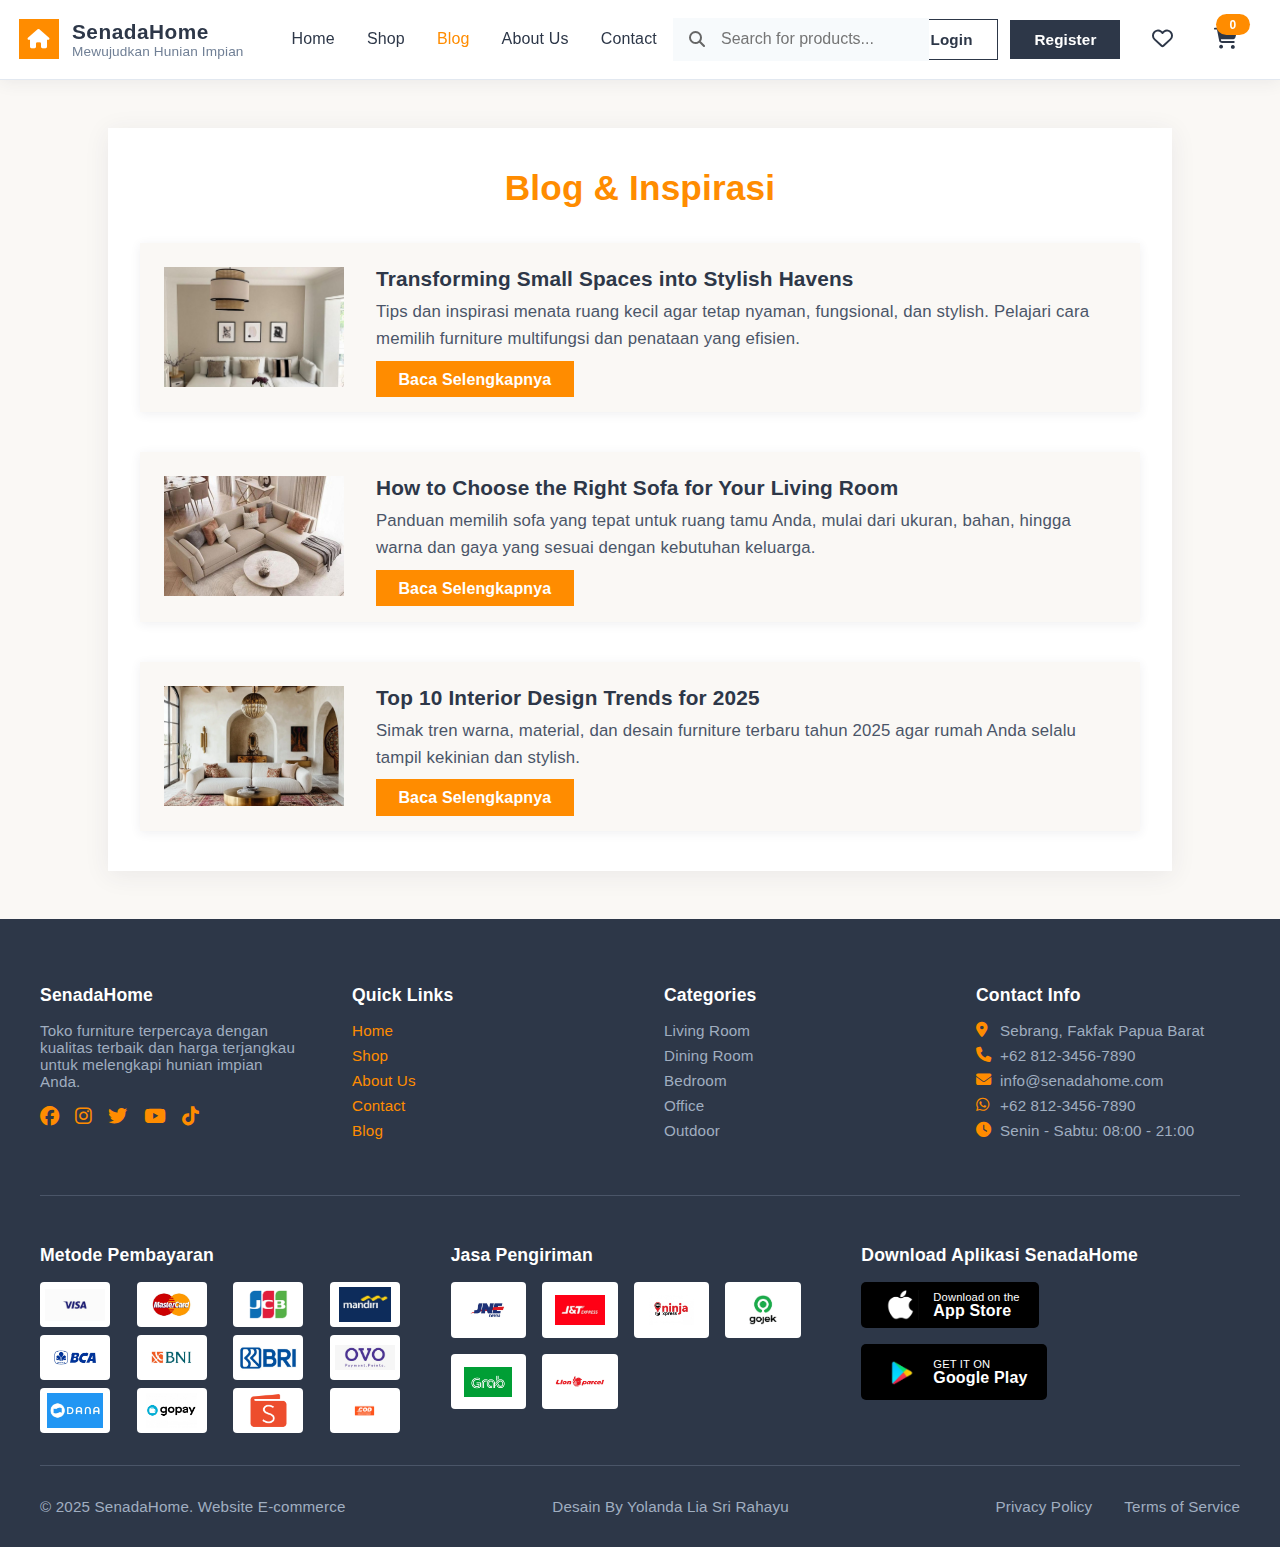
<file: blog.html>
<!DOCTYPE html>
<html lang="id">
<head>
  <meta charset="UTF-8" />
  <meta name="viewport" content="width=device-width, initial-scale=1.0"/>
  <title>Blog - SenadaHome</title>
  <link rel="stylesheet" href="https://cdnjs.cloudflare.com/ajax/libs/font-awesome/6.4.0/css/all.min.css"/>
  <link rel="stylesheet" href="header-style.css"/>
  <link rel="stylesheet" href="shop-style.css"/>
  <style>
    .blog-container { max-width: 1000px; margin: 3rem auto; background: #fff; border-radius: 0px; box-shadow: 0 4px 24px rgba(45,55,72,0.08); padding: 2.5rem 2rem; }
    .blog-title { font-size: 2.2rem; font-weight: 800; color: #ff8c00; margin-bottom: 2.2rem; text-align: center; }
    .blog-list { display: grid; grid-template-columns: 1fr; gap: 2.5rem; }
    .blog-article { display: flex; gap: 2rem; background: #faf8f5; border-radius: 0px; box-shadow: 0 2px 10px rgba(45,55,72,0.08); padding: 1.5rem 1.5rem; align-items: flex-start; }
    .blog-img { width: 180px; height: 120px; object-fit: cover; border-radius: 0px; background: #eee; }
    .blog-content { flex: 1; }
    .blog-article-title { font-size: 1.3rem; font-weight: 700; color: #2d3748; margin-bottom: 0.5rem; }
    .blog-summary { color: #4a5568; font-size: 1.05rem; margin-bottom: 1.1rem; line-height: 1.6; }
    .blog-readmore { background: #ff8c00; color: #fff; border: none; border-radius: 0px; padding: 0.6rem 1.4rem; font-weight: 600; font-size: 1rem; cursor: pointer; transition: background 0.18s; text-decoration: none; }
    .blog-readmore:hover { background: #e67e00; }
    @media (max-width: 700px) { .blog-article { flex-direction: column; gap: 1rem; } .blog-img { width: 100%; height: 180px; } }
    @media (max-width: 600px) { .blog-container { padding: 1.2rem 0.5rem; } }
  </style>
</head>
<body>
  <!-- Header -->
  <header class="main-header">
    <div class="header-left">
      <div class="brand">
        <div class="brand-icon">
          <i class="fas fa-home"></i>
        </div>
        <div class="brand-text">
          <div class="brand-name">SenadaHome</div>
          <div class="brand-subtitle">Mewujudkan Hunian Impian</div>
        </div>
      </div>
      <nav class="nav-links">
        <a href="index.html" class="nav-link">Home</a>
        <a href="shop.html" class="nav-link">Shop</a>
        <a href="blog.html" class="nav-link active">Blog</a>
        <a href="about.html" class="nav-link">About Us</a>
        <a href="contact.html" class="nav-link">Contact</a>
      </nav>
    </div>
    <div class="header-center">
      <div class="search-container">
        <input type="text" class="search-input" placeholder="Search for products...">
        <i class="fas fa-search search-icon"></i>
      </div>
    </div>
    <div class="header-right">
      <div class="auth-buttons">
        <a href="login.html" class="login-btn">
          <i class="fas fa-crown"></i>
          Login
        </a>
        <a href="register.html" class="register-btn">Register</a>
      </div>
      <a href="wishlist.html" class="header-btn">
        <i class="far fa-heart"></i>
      </a>
      <a href="checkout.html" class="header-btn">
        <i class="fas fa-shopping-cart"></i>
        <span class="cart-count" id="cart-count">0</span>
      </a>
    </div>
  </header>
  <div class="blog-container">
    <div class="blog-title">Blog & Inspirasi</div>
    <div class="blog-list">
      <div class="blog-article">
        <img src="images/interior1.jpg" alt="Tips Desain Ruang Kecil" class="blog-img">
        <div class="blog-content">
          <div class="blog-article-title">Transforming Small Spaces into Stylish Havens</div>
          <div class="blog-summary">Tips dan inspirasi menata ruang kecil agar tetap nyaman, fungsional, dan stylish. Pelajari cara memilih furniture multifungsi dan penataan yang efisien.</div>
          <a href="https://www.anthonymichaelinteriordesign.com/transforming-small-spaces" class="blog-readmore" target="_blank" rel="noopener">Baca Selengkapnya</a>
        </div>
      </div>
      <div class="blog-article">
        <img src="images/interior2.jpg" alt="Panduan Memilih Sofa" class="blog-img">
        <div class="blog-content">
          <div class="blog-article-title">How to Choose the Right Sofa for Your Living Room</div>
          <div class="blog-summary">Panduan memilih sofa yang tepat untuk ruang tamu Anda, mulai dari ukuran, bahan, hingga warna dan gaya yang sesuai dengan kebutuhan keluarga.</div>
          <a href="https://www.thespruce.com/how-to-choose-a-sofa-1391251" class="blog-readmore" target="_blank" rel="noopener">Baca Selengkapnya</a>
        </div>
      </div>
      <div class="blog-article">
        <img src="images/interior3.jpg" alt="Tren Furniture 2024" class="blog-img">
        <div class="blog-content">
          <div class="blog-article-title">Top 10 Interior Design Trends for 2025</div>
          <div class="blog-summary">Simak tren warna, material, dan desain furniture terbaru tahun 2025 agar rumah Anda selalu tampil kekinian dan stylish.</div>
          <a href="https://medium.com/@the_kap_designs/top-10-interior-design-trends-for-2025-e4ee1c5c3c24" class="blog-readmore" target="_blank" rel="noopener">Baca Selengkapnya</a>
        </div>
      </div>
    </div>
  </div>
  <!-- Footer -->
  <footer class="footer">
    <div class="footer-main">
      <div class="footer-col">
        <h3 class="footer-title">SenadaHome</h3>
        <p style="color: #a0aec0; margin-bottom: 1rem;">Toko furniture terpercaya dengan kualitas terbaik dan harga terjangkau untuk melengkapi hunian impian Anda.</p>
        <div class="social-media">
          <a href="#" class="social-icon"><i class="fab fa-facebook"></i></a>
          <a href="#" class="social-icon"><i class="fab fa-instagram"></i></a>
          <a href="#" class="social-icon"><i class="fab fa-twitter"></i></a>
          <a href="#" class="social-icon"><i class="fab fa-youtube"></i></a>
          <a href="#" class="social-icon"><i class="fab fa-tiktok"></i></a>
        </div>
      </div>
      
      <div class="footer-col">
        <h3 class="footer-title">Quick Links</h3>
        <a href="index.html" class="footer-link">Home</a>
        <a href="shop.html" class="footer-link">Shop</a>
        <a href="about.html" class="footer-link">About Us</a>
        <a href="contact.html" class="footer-link">Contact</a>
        <a href="blog.html" class="footer-link">Blog</a>
      </div>
      
      <div class="footer-col">
        <h3 class="footer-title">Categories</h3>
        <a href="#" class="footer-link categories-link">Living Room</a>
        <a href="#" class="footer-link categories-link">Dining Room</a>
        <a href="#" class="footer-link categories-link">Bedroom</a>
        <a href="#" class="footer-link categories-link">Office</a>
        <a href="#" class="footer-link categories-link">Outdoor</a>
      </div>
      
      <div class="footer-col">
        <h3 class="footer-title">Contact Info</h3>
        <div class="contact-info">
          <div class="contact-item">
            <i class="fas fa-map-marker-alt"></i>
            <span>Sebrang, Fakfak Papua Barat</span>
          </div>
          <div class="contact-item">
            <i class="fas fa-phone"></i>
            <span>+62 812-3456-7890</span>
          </div>
          <div class="contact-item">
            <i class="fas fa-envelope"></i>
            <span>info@senadahome.com</span>
          </div>
          <div class="contact-item">
            <i class="fab fa-whatsapp"></i>
            <span>+62 812-3456-7890</span>
          </div>
          <div class="contact-item">
            <i class="fas fa-clock"></i>
            <span>Senin - Sabtu: 08:00 - 21:00</span>
          </div>
        </div>
      </div>
    </div>
    
    <!-- Footer Bottom Sections -->
    <div style="max-width: 1200px; margin: 0 auto; padding: 2rem 0; border-top: 1px solid #4a5568;">
      <div style="display: grid; grid-template-columns: repeat(auto-fit, minmax(300px, 1fr)); gap: 2rem;">
        
        <!-- Metode Pembayaran -->
        <div>
          <h3 style="color: #fff; font-size: 1.1rem; font-weight: 700; margin-bottom: 1rem;">Metode Pembayaran</h3>
          <div style="display: grid; grid-template-columns: repeat(auto-fit, minmax(80px, 1fr)); gap: 0.5rem;">
            <img src="images/visa-logo.jpg" alt="Visa" style="width: 60px; height: 35px; object-fit: contain; background: #fff; padding: 5px; border-radius: 4px;">
            <img src="images/mastercard-logo.jpg" alt="Mastercard" style="width: 60px; height: 35px; object-fit: contain; background: #fff; padding: 5px; border-radius: 4px;">
            <img src="images/jcb-logo.png" alt="JCB" style="width: 60px; height: 35px; object-fit: contain; background: #fff; padding: 5px; border-radius: 4px;">
            <img src="images/mandiri-logo.jpg" alt="Mandiri" style="width: 60px; height: 35px; object-fit: contain; background: #fff; padding: 5px; border-radius: 4px;">
            <img src="images/bca-logo.jpg" alt="BCA" style="width: 60px; height: 35px; object-fit: contain; background: #fff; padding: 5px; border-radius: 4px;">
            <img src="images/bni-logo.jpg" alt="BNI" style="width: 60px; height: 35px; object-fit: contain; background: #fff; padding: 5px; border-radius: 4px;">
            <img src="images/bri-logo.jpg" alt="BRI" style="width: 60px; height: 35px; object-fit: contain; background: #fff; padding: 5px; border-radius: 4px;">
            <img src="images/ovo-logo.jpg" alt="OVO" style="width: 60px; height: 35px; object-fit: contain; background: #fff; padding: 5px; border-radius: 4px;">
            <img src="images/dana-logo.jpg" alt="DANA" style="width: 60px; height: 35px; object-fit: contain; background: #fff; padding: 5px; border-radius: 4px;">
            <img src="images/gopay-logo.jpg" alt="GoPay" style="width: 60px; height: 35px; object-fit: contain; background: #fff; padding: 5px; border-radius: 4px;">
            <img src="images/shopeepay-logo.jpg" alt="ShopeePay" style="width: 60px; height: 35px; object-fit: contain; background: #fff; padding: 5px; border-radius: 4px;">
            <img src="images/cod.jpg" alt="COD" style="width: 60px; height: 35px; object-fit: contain; background: #fff; padding: 5px; border-radius: 4px;">
          </div>
        </div>
        
        <!-- Jasa Pengiriman -->
        <div>
          <h3 style="color: #fff; font-size: 1.1rem; font-weight: 700; margin-bottom: 1rem;">Jasa Pengiriman</h3>
          <div style="display: flex; flex-wrap: wrap; gap: 1rem;">
            <div style="background: #fff; padding: 0.8rem; border-radius: 4px; display: flex; align-items: center; justify-content: center;">
              <img src="images/jne-logo.jpg" alt="JNE" style="width: 50px; height: 30px; object-fit: contain;">
            </div>
            <div style="background: #fff; padding: 0.8rem; border-radius: 4px; display: flex; align-items: center; justify-content: center;">
              <img src="images/jnt-logo.jpg" alt="J&T Express" style="width: 50px; height: 30px; object-fit: contain;">
            </div>
            <div style="background: #fff; padding: 0.8rem; border-radius: 4px; display: flex; align-items: center; justify-content: center;">
              <img src="images/ninja-logo.jpg" alt="Ninja Express" style="width: 50px; height: 30px; object-fit: contain;">
            </div>
            <div style="background: #fff; padding: 0.8rem; border-radius: 4px; display: flex; align-items: center; justify-content: center;">
              <img src="images/gojek-logo.jpg" alt="GoSend" style="width: 50px; height: 30px; object-fit: contain;">
            </div>
            <div style="background: #fff; padding: 0.8rem; border-radius: 4px; display: flex; align-items: center; justify-content: center;">
              <img src="images/grab-logo.jpg" alt="GrabExpress" style="width: 50px; height: 30px; object-fit: contain;">
            </div>
            <div style="background: #fff; padding: 0.8rem; border-radius: 4px; display: flex; align-items: center; justify-content: center;">
              <img src="images/lion-logo.jpg" alt="Lion Parcel" style="width: 50px; height: 30px; object-fit: contain;">
            </div>
          </div>
        </div>
        
        <!-- Download App -->
        <div>
          <h3 style="color: #fff; font-size: 1.1rem; font-weight: 700; margin-bottom: 1rem;">Download Aplikasi SenadaHome</h3>
          <div style="display: flex; gap: 1rem; flex-wrap: wrap;">
            <a href="#" style="display: inline-block; background: #000; padding: 0.5rem 1.2rem; border-radius: 5px; text-decoration: none; display: flex; align-items: center; gap: 0.8rem;">
              <img src="images/apple.jpg" alt="Apple App Store" style="width: 40px; height: 30px; object-fit: contain;">
              <div style="color: #fff;">
                <div style="font-size: 0.7rem; line-height: 1;">Download on the</div>
                <div style="font-size: 1rem; font-weight: 700; line-height: 1;">App Store</div>
              </div>
            </a>
            <a href="#" style="display: inline-block; background: #000; padding: 0.5rem 1.2rem; border-radius: 5px; text-decoration: none; display: flex; align-items: center; gap: 0.8rem;">
              <img src="images/store.jpg" alt="Google Play Store" style="width: 40px; height: 40px; object-fit: contain;">
              <div style="color: #fff;">
                <div style="font-size: 0.7rem; line-height: 1;">GET IT ON</div>
                <div style="font-size: 1rem; font-weight: 700; line-height: 1;">Google Play</div>
              </div>
            </a>
          </div>
        </div>
        
      </div>
    </div>
    
    <div style="max-width: 1200px; margin: 0 auto; padding-top: 2rem; border-top: 1px solid #4a5568;">
      <div style="display: flex; justify-content: space-between; align-items: center; flex-wrap: wrap; gap: 1rem;">
        <p style="color: #a0aec0; margin: 0;">© 2025 SenadaHome. Website E-commerce</p>
        <p style="color: #a0aec0; margin: 0;">Desain By Yolanda Lia Sri Rahayu</p>
        <div style="display: flex; gap: 2rem;">
          <a href="#" style="color: #a0aec0; text-decoration: none;">Privacy Policy</a>
          <a href="#" style="color: #a0aec0; text-decoration: none;">Terms of Service</a>
        </div>
      </div>
    </div>
  </footer>
  <script src="header-script.js"></script>
</body>
</html>
</file>
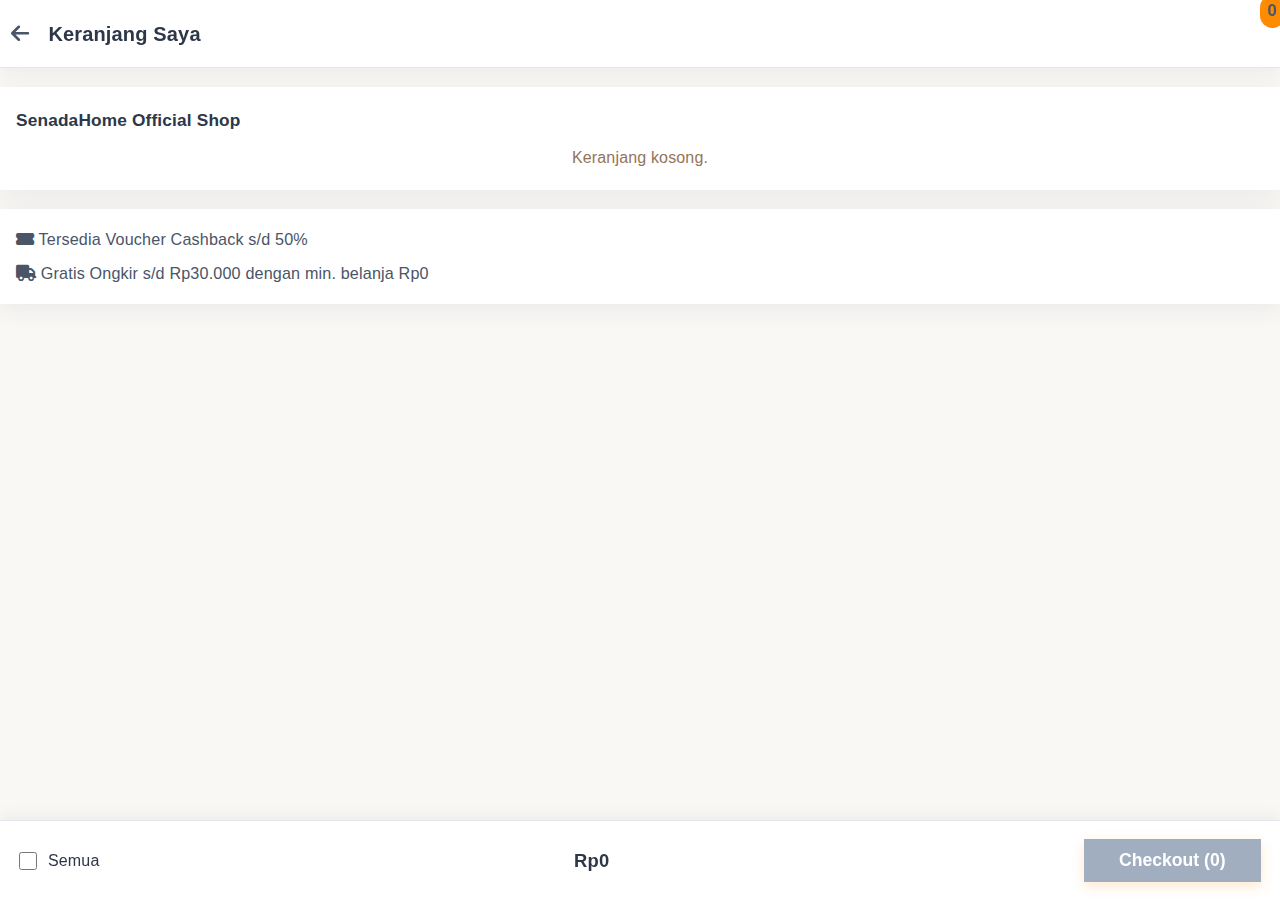
<file: checkout.html>
<!DOCTYPE html>
<html lang="id">
<head>
  <meta charset="UTF-8" />
  <meta name="viewport" content="width=device-width, initial-scale=1.0"/>
  <title>Keranjang Saya - SenadaHome</title>
  <link rel="stylesheet" href="home-style.css" />
  <link rel="stylesheet" href="https://cdnjs.cloudflare.com/ajax/libs/font-awesome/6.4.0/css/all.min.css"/>
  <link rel="stylesheet" href="header-style.css"/>
  <link rel="stylesheet" href="style.css"/>
</head>
<body>
  <style>
    body { background: #faf8f5; margin: 0; font-family: 'Segoe UI', Arial, sans-serif; color: #2d3748; }
    .cart-header {
      display: flex; align-items: center; justify-content: space-between;
      background: #fff; box-shadow: 0 2px 16px 0 rgba(45,55,72,0.08); padding: 1.1rem 1.2rem 1.1rem 0.7rem;
      border-bottom: 1px solid #e2e8f0; position: sticky; top: 0; z-index: 10;
    }
    .cart-header-left { display: flex; align-items: center; gap: 1rem; }
    .cart-back { background: none; border: none; color: #4a5568; font-size: 1.3rem; cursor: pointer; margin-right: 0.2rem; }
    .cart-title { font-size: 1.25rem; font-weight: 700; color: #2d3748; }
    .cart-count { color: #4a5568; font-size: 1.05rem; margin-left: 0.5rem; }
    .cart-edit { color: #4a5568; font-size: 1.05rem; background: none; border: none; cursor: pointer; }
    .cart-shop-group { background: #fff; border-radius: 0px; margin: 1.2rem 0; box-shadow: 0 4px 24px rgba(45,55,72,0.08); padding: 1.2rem 1rem; }
    .cart-shop-title { font-weight: 700; color: #2d3748; margin-bottom: 0.7rem; font-size: 1.08rem; }
    .cart-item { display: flex; align-items: center; gap: 1rem; border-bottom: 1px solid #e2e8f0; padding: 1.1rem 0; position: relative; }
    .cart-item:last-child { border-bottom: none; }
    .cart-checkbox { accent-color: #ff8c00; width: 1.1rem; height: 1.1rem; }
    .cart-img { width: 64px; height: 64px; border-radius: 0px; object-fit: cover; background: #f7fafc; }
    .cart-info { flex: 1; display: flex; flex-direction: column; gap: 0.3rem; }
    .cart-name { font-weight: 600; color: #2d3748; font-size: 1.05rem; }
    .cart-varian { font-size: 0.97rem; color: #4a5568; background: #f7fafc; border: none; border-radius: 0px; padding: 0.1rem 0.7rem; margin-top: 0.1rem; }
    .cart-price-row { display: flex; align-items: center; gap: 0.7rem; }
    .cart-price { color: #2d3748; font-weight: 700; font-size: 1.08rem; }
    .cart-oldprice { color: #a0aec0; text-decoration: line-through; font-size: 0.98rem; }
    .cart-qty-row { display: flex; align-items: center; gap: 0.5rem; margin-top: 0.3rem; }
    .cart-qty-btn { background: #f7fafc; border: none; color: #4a5568; font-size: 1.1rem; border-radius: 0px; width: 28px; height: 28px; cursor: pointer; transition: background 0.18s; }
    .cart-qty-btn:hover { background: #ff8c00; color: #fff; }
    .cart-qty-val { min-width: 1.5rem; text-align: center; color: #4a5568; font-weight: 600; }
    .cart-promo { background: #fff; border-radius: 0px; margin: 1.2rem 0; box-shadow: 0 4px 24px rgba(45,55,72,0.08); padding: 1.1rem 1rem; color: #4a5568; font-size: 1.01rem; display: flex; flex-direction: column; gap: 0.5rem; }
    .cart-footer {
      position: fixed; left: 0; right: 0; bottom: 0; background: #fff; box-shadow: 0 -2px 16px rgba(45,55,72,0.08);
      display: flex; align-items: center; justify-content: space-between; padding: 1.1rem 1.2rem; z-index: 20;
      border-top: 1px solid #e2e8f0;
    }
    .cart-footer-left { display: flex; align-items: center; gap: 0.7rem; }
    .cart-footer-checkbox { accent-color: #ff8c00; width: 1.1rem; height: 1.1rem; }
    .cart-footer-total { color: #2d3748; font-size: 1.15rem; font-weight: 700; }
    .cart-footer-btn { background: #ff8c00; color: #fff; border: none; border-radius: 0px; font-size: 1.1rem; font-weight: 700; padding: 0.7rem 2.2rem; cursor: pointer; box-shadow: 0 4px 12px rgba(255,140,0,0.20); transition: background 0.2s, transform 0.18s; }
    .cart-footer-btn:disabled { background: #a0aec0; color: #fff; cursor: not-allowed; }
    .cart-footer-btn:hover:not(:disabled) { background: #e67e00; transform: scale(1.04); }
    @media (max-width: 700px) {
      .cart-header, .cart-footer { padding: 0.7rem 0.5rem; font-size: 0.97rem; }
      .cart-shop-group, .cart-promo { padding: 0.7rem 0.5rem; }
      .cart-img { width: 44px; height: 44px; }
      .cart-footer-btn { padding: 0.5rem 1.1rem; font-size: 1rem; }
    }
</style>
<div class="cart-header" style="display:flex;align-items:center;justify-content:space-between;">
  <div class="cart-header-left" style="display:flex;align-items:center;gap:1rem;">
    <button class="cart-back" onclick="window.location.href='index.html'" aria-label="Kembali"><i class="fa fa-arrow-left"></i></button>
    <span class="cart-title" style="font-size:1.25rem;font-weight:700;color:#2d3748;">Keranjang Saya</span>
  </div>
  <span class="cart-count" id="cart-count" style="font-size:1.05rem;color:#4a5568;">0</span>
  <button class="cart-edit" style="display:none;">Edit</button>
</div>
  <div class="cart-shop-group">
    <div class="cart-shop-title">SenadaHome Official Shop</div>
    <div id="cart-list"></div>
  </div>
  <div class="cart-promo">
    <div><i class="fa fa-ticket-alt"></i> Tersedia Voucher Cashback s/d 50%</div>
    <div><i class="fa fa-truck"></i> Gratis Ongkir s/d Rp30.000 dengan min. belanja Rp0</div>
  </div>
  <div class="cart-footer">
    <div class="cart-footer-left">
      <input type="checkbox" id="cart-selectall" class="cart-footer-checkbox" />
      <label for="cart-selectall">Semua</label>
    </div>
    <div class="cart-footer-total" id="cart-total">Rp0</div>
    <button class="cart-footer-btn" id="cart-checkout" disabled>Checkout (0)</button>
  </div>
  <script>
    // Ambil data keranjang dari localStorage
    let cart = JSON.parse(localStorage.getItem('cart') || '[]');
    // Dummy varian
    const variants = ['Natural', 'Putih', 'Coklat', 'Hitam', 'Krem', 'Silver', 'Gold', 'Biru', 'Merah Jambu'];
    // Render cart
    function renderCart() {
      const list = document.getElementById('cart-list');
      const count = document.getElementById('cart-count');
      if(cart.length === 0) {
        list.innerHTML = '<div style="text-align:center;color:#947459;">Keranjang kosong.</div>';
        count.textContent = '(0)';
        document.getElementById('cart-total').textContent = 'Rp0';
        document.getElementById('cart-checkout').disabled = true;
        document.getElementById('cart-checkout').textContent = 'Checkout (0)';
        return;
      }
      let total = 0, selected = 0;
      list.innerHTML = '';
      cart.forEach((item, i) => {
        if(!item.qty) item.qty = 1;
        if(!item.variant) item.variant = variants[i%variants.length];
        const priceNum = parseInt(item.price.replace(/\D/g, ''));
        const sub = priceNum * item.qty;
        const checked = item.selected ? 'checked' : '';
        if(item.selected) { total += sub; selected++; }
        list.innerHTML += `<div class="cart-item">
          <input type="checkbox" class="cart-checkbox" data-idx="${i}" ${checked} />
          <img src="${item.img}" class="cart-img" alt="${item.title}" />
          <div class="cart-info">
            <div class="cart-name">${item.title}</div>
            <select class="cart-varian">${variants.map(v=>`<option${v===item.variant?' selected':''}>${v}</option>`).join('')}</select>
            <div class="cart-price-row">
              <span class="cart-price">${item.price}</span>
              ${item.oldPrice?`<span class="cart-oldprice">${item.oldPrice}</span>`:''}
            </div>
            <div class="cart-qty-row">
              <button class="cart-qty-btn" data-qty="-1" data-idx="${i}">-</button>
              <span class="cart-qty-val">${item.qty}</span>
              <button class="cart-qty-btn" data-qty="1" data-idx="${i}">+</button>
            </div>
          </div>
          <div class="cart-item-sub">Rp ${sub.toLocaleString('id-ID')}</div>
          <button class="cart-item-delete" data-idx="${i}" title="Hapus" style="background:none;border:none;color:#b88b4a;font-size:1.2rem;cursor:pointer;position:absolute;top:10px;right:10px;"><i class='fa fa-trash'></i></button>
        </div>`;
      });
      count.textContent = `(${cart.length})`;
      document.getElementById('cart-total').textContent = 'Rp ' + total.toLocaleString('id-ID');
      document.getElementById('cart-checkout').disabled = selected === 0;
      document.getElementById('cart-checkout').textContent = `Checkout (${selected})`;
      document.getElementById('cart-selectall').checked = selected === cart.length && cart.length > 0;
    }
    // Event: select, qty, varian
    document.addEventListener('DOMContentLoaded', function() {
      renderCart();
      document.getElementById('cart-list').onclick = function(e) {
        if(e.target.classList.contains('cart-checkbox')) {
          const idx = +e.target.dataset.idx;
          cart[idx].selected = e.target.checked;
          localStorage.setItem('cart', JSON.stringify(cart));
          renderCart();
        }
        if(e.target.classList.contains('cart-qty-btn')) {
          const idx = +e.target.dataset.idx;
          let val = cart[idx].qty + (+e.target.dataset.qty);
          if(val < 1) val = 1;
          cart[idx].qty = val;
          localStorage.setItem('cart', JSON.stringify(cart));
          renderCart();
        }
        if(e.target.classList.contains('cart-varian')) {
          const idx = e.target.closest('.cart-item').querySelector('.cart-checkbox').dataset.idx;
          cart[idx].variant = e.target.value;
          localStorage.setItem('cart', JSON.stringify(cart));
        }
        // Hapus produk
        if(e.target.classList.contains('cart-item-delete') || (e.target.closest && e.target.closest('.cart-item-delete'))) {
          const btn = e.target.classList.contains('cart-item-delete') ? e.target : e.target.closest('.cart-item-delete');
          const idx = +btn.dataset.idx;
          cart.splice(idx, 1);
          localStorage.setItem('cart', JSON.stringify(cart));
          renderCart();
        }
      };
      document.getElementById('cart-selectall').onchange = function(e) {
        cart.forEach(item => item.selected = e.target.checked);
        localStorage.setItem('cart', JSON.stringify(cart));
        renderCart();
      };
      document.getElementById('cart-checkout').onclick = function() {
        window.location.href = 'payment.html';
      };
    });
    // Tambahkan update cart count di checkout
    function getCart() {
      return JSON.parse(localStorage.getItem('cart') || '[]');
    }
    function updateCartCount() {
      const cart = getCart();
      document.getElementById('cart-count').textContent = cart.length;
    }
    document.addEventListener('DOMContentLoaded', function() {
      renderCart();
      updateCartCount();
    });
  </script>
</body>
</html>
</file>
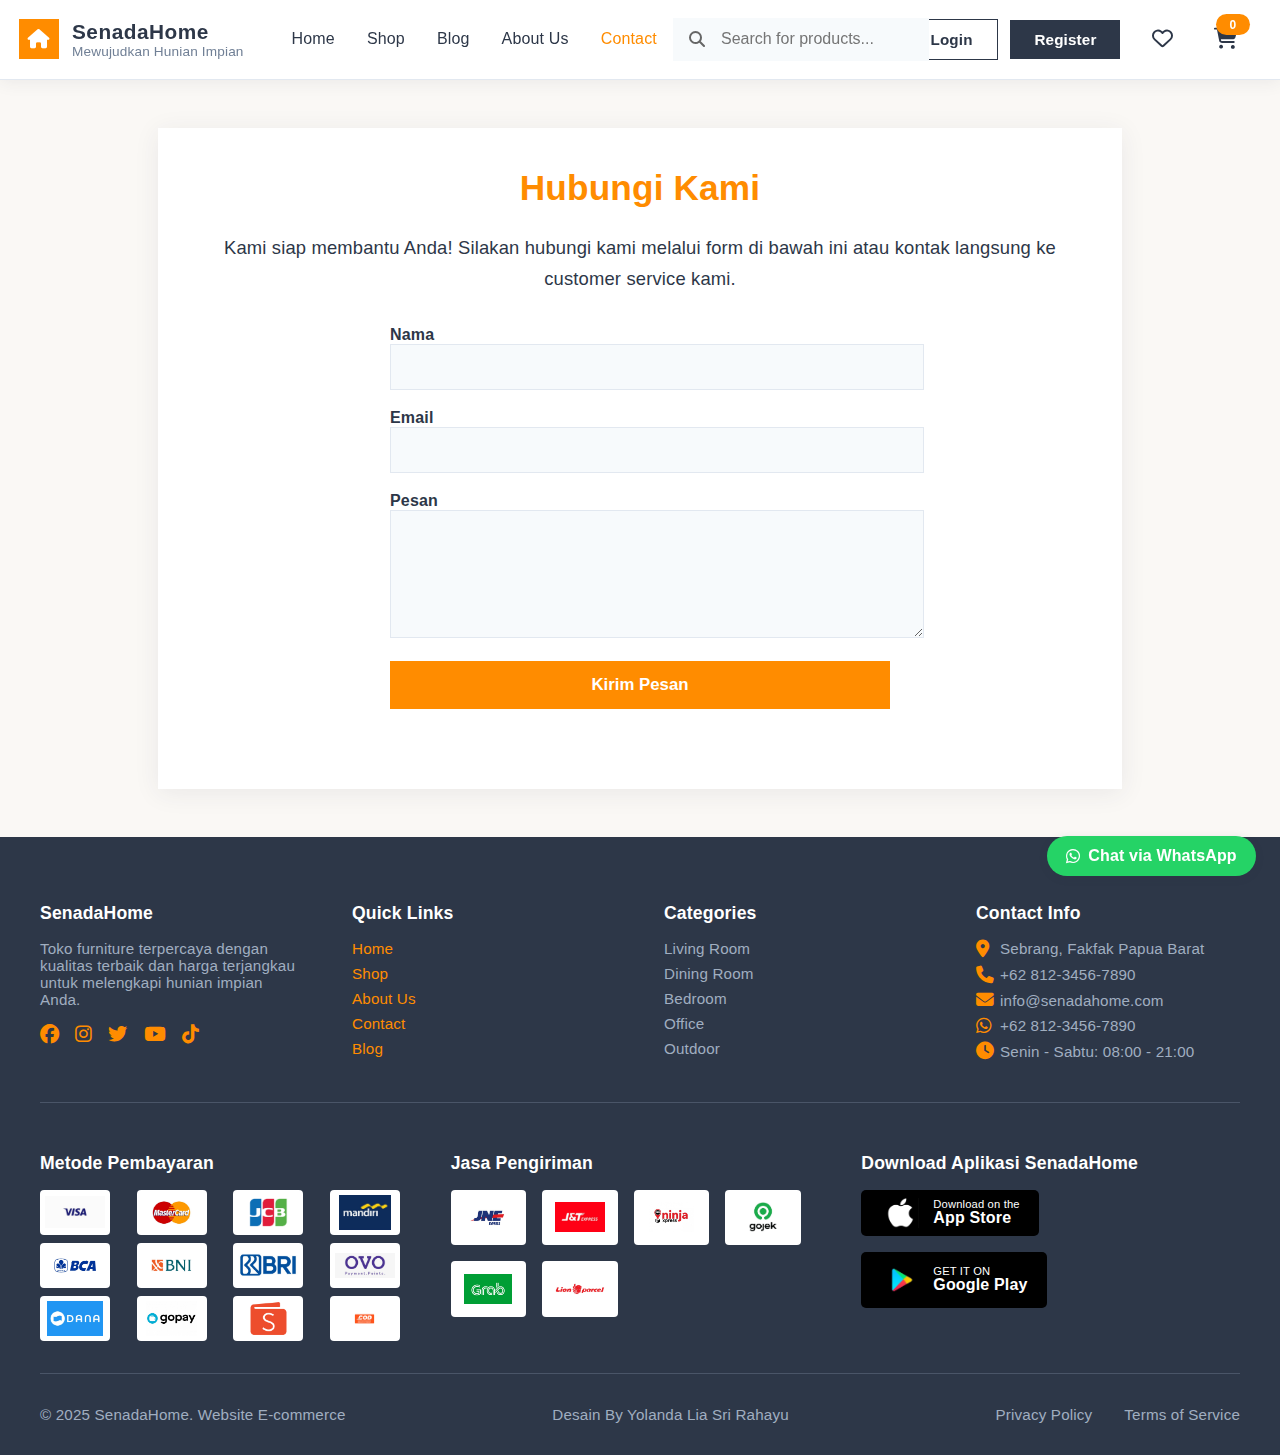
<file: contact.html>
<!DOCTYPE html>
<html lang="id">
<head>
  <meta charset="UTF-8" />
  <meta name="viewport" content="width=device-width, initial-scale=1.0"/>
  <title>Contact - SenadaHome</title>
  <link rel="stylesheet" href="https://cdnjs.cloudflare.com/ajax/libs/font-awesome/6.4.0/css/all.min.css"/>
  <link rel="stylesheet" href="header-style.css"/>
  <link rel="stylesheet" href="shop-style.css"/>
  <style>

    /* Contact Form Styles */
    .contact-container { max-width: 900px; margin: 3rem auto; background: #fff; border-radius: 0px; box-shadow: 0 4px 24px rgba(45,55,72,0.08); padding: 2.5rem 2rem; }
    .contact-title { font-size: 2.2rem; font-weight: 800; color: #ff8c00; margin-bottom: 1.5rem; text-align: center; }
    .contact-desc { color: #2d3748; font-size: 1.15rem; margin-bottom: 2rem; text-align: center; line-height: 1.7; }
    .contact-form { max-width: 500px; margin: 0 auto 2.5rem auto; display: flex; flex-direction: column; gap: 1.2rem; }
    .contact-form label { font-weight: 600; color: #2d3748; margin-bottom: 0.3rem; }
    .contact-form input, .contact-form textarea { width: 100%; padding: 0.8rem 1rem; border: 1px solid #e2e8f0; border-radius: 0px; font-size: 1rem; background: #f7fafc; color: #2d3748; }
    .contact-form textarea { min-height: 100px; resize: vertical; }
    .contact-form button { background: #ff8c00; color: #fff; border: none; border-radius: 0px; padding: 0.9rem 2.2rem; font-size: 1.05rem; font-weight: 700; cursor: pointer; transition: background 0.18s; }
    .contact-form button:hover { background: #e67e00; }
    .contact-info { max-width: 500px; margin: 0 auto; background: #faf8f5; border-radius: 0px; box-shadow: 0 2px 10px rgba(45,55,72,0.08); padding: 1.5rem 2rem; }
    .contact-info h2 { color: #2d3748; font-size: 1.2rem; font-weight: 700; margin-bottom: 1rem; }
    .contact-item { display: flex; align-items: center; gap: 0.7rem; margin-bottom: 0.7rem; color: #4a5568; font-size: 1.05rem; }
    .contact-item i { color: #ff8c00; font-size: 1.1rem; }
    @media (max-width: 600px) { .contact-container { padding: 1.2rem 0.5rem; } .contact-info, .contact-form { padding: 1rem; } }

    /* Footer Styles */
    .footer { 
      background: #2d3748; 
      color: #a0aec0; 
      font-size: 0.95rem; 
      padding: 3rem 0 2rem 0; 
      margin-top: 3rem; 
    }

    .footer-main { 
      max-width: 1200px; 
      margin: 0 auto; 
      display: flex; 
      flex-wrap: wrap; 
      gap: 3rem; 
      justify-content: space-between; 
    }

    .footer-col { 
      flex: 1 1 250px; 
      min-width: 250px; 
      margin-bottom: 2rem; 
    }

    .footer-title { 
      font-weight: 700; 
      color: #fff; 
      margin-bottom: 1rem; 
      font-size: 1.1rem; 
    }

    .footer-link { 
      color: #ff8c00; 
      text-decoration: none; 
      display: block; 
      margin-bottom: 0.5rem; 
      transition: color 0.2s; 
    }

    .footer-link:hover { 
      color: #fff; 
    }

    .categories-link {
      color: #a0aec0 !important;
    }

    .categories-link:hover {
      color: #fff !important;
    }

    /* Contact Info Styles */
    .contact-info { 
      margin-bottom: 1.5rem; 
    }

    .contact-item { 
      display: flex; 
      align-items: center; 
      gap: 0.5rem; 
      margin-bottom: 0.5rem; 
    }

    .contact-item i { 
      color: #ff8c00; 
      width: 16px; 
    }

    /* Form contact item styles */
    .contact-container .contact-item {
      color: #4a5568;
    }

    .contact-container .contact-item i {
      color: #ff8c00;
      font-size: 1.1rem;
    }

    /* Footer Contact Info tanpa background */
    .footer .contact-item {
      background: none;
      padding: 0;
      border-radius: 0;
      box-shadow: none;
      color: #a0aec0;
      font-size: 0.95rem;
    }

    .footer .contact-item span {
      color: #a0aec0;
    }

    .footer .contact-item i {
      color: #ff8c00;
      width: 16px;
    }

    .social-media { 
      display: flex; 
      gap: 1rem; 
      margin-bottom: 1.5rem; 
    }

    .social-icon { 
      color: #ff8c00; 
      font-size: 1.2rem; 
      transition: color 0.2s; 
    }

    .social-icon:hover { 
      color: #fff; 
    }
  </style>
</head>
<body>
  <!-- Header -->
  <header class="main-header">
    <div class="header-left">
      <div class="brand">
        <div class="brand-icon">
          <i class="fas fa-home"></i>
        </div>
        <div class="brand-text">
          <div class="brand-name">SenadaHome</div>
          <div class="brand-subtitle">Mewujudkan Hunian Impian</div>
        </div>
      </div>
      <nav class="nav-links">
        <a href="index.html" class="nav-link">Home</a>
        <a href="shop.html" class="nav-link">Shop</a>
        <a href="blog.html" class="nav-link">Blog</a>
        <a href="about.html" class="nav-link">About Us</a>
        <a href="contact.html" class="nav-link active">Contact</a>
      </nav>
    </div>
    <div class="header-center">
      <div class="search-container">
        <input type="text" class="search-input" placeholder="Search for products...">
        <i class="fas fa-search search-icon"></i>
      </div>
    </div>
    <div class="header-right">
      <div class="auth-buttons">
        <a href="login.html" class="login-btn">
          <i class="fas fa-crown"></i>
          Login
        </a>
        <a href="register.html" class="register-btn">Register</a>
      </div>
      <a href="wishlist.html" class="header-btn">
        <i class="far fa-heart"></i>
      </a>
      <a href="checkout.html" class="header-btn">
        <i class="fas fa-shopping-cart"></i>
        <span class="cart-count" id="cart-count">0</span>
      </a>
    </div>
  </header>
  <div class="contact-container">
    <div class="contact-title">Hubungi Kami</div>
    <div class="contact-desc">
      Kami siap membantu Anda! Silakan hubungi kami melalui form di bawah ini atau kontak langsung ke customer service kami.
    </div>
    <form class="contact-form" onsubmit="event.preventDefault(); alert('Pesan Anda telah dikirim!'); this.reset();">
      <div>
        <label for="name">Nama</label>
        <input type="text" id="name" name="name" required>
      </div>
      <div>
        <label for="email">Email</label>
        <input type="email" id="email" name="email" required>
      </div>
      <div>
        <label for="message">Pesan</label>
        <textarea id="message" name="message" required></textarea>
      </div>
      <button type="submit">Kirim Pesan</button>
    </form>

    </div>
  </div>

  <!-- Footer -->
  <footer class="footer">
    <div class="footer-main">
      <div class="footer-col">
        <h3 class="footer-title">SenadaHome</h3>
        <p style="color: #a0aec0; margin-bottom: 1rem;">Toko furniture terpercaya dengan kualitas terbaik dan harga terjangkau untuk melengkapi hunian impian Anda.</p>
        <div class="social-media">
          <a href="#" class="social-icon"><i class="fab fa-facebook"></i></a>
          <a href="#" class="social-icon"><i class="fab fa-instagram"></i></a>
          <a href="#" class="social-icon"><i class="fab fa-twitter"></i></a>
          <a href="#" class="social-icon"><i class="fab fa-youtube"></i></a>
  <a href="#" class="social-icon"><i class="fab fa-tiktok"></i></a>
        </div>
      </div>
      
      <div class="footer-col">
        <h3 class="footer-title">Quick Links</h3>
        <a href="index.html" class="footer-link">Home</a>
        <a href="shop.html" class="footer-link">Shop</a>
        <a href="about.html" class="footer-link">About Us</a>
        <a href="contact.html" class="footer-link">Contact</a>
        <a href="blog.html" class="footer-link">Blog</a>
      </div>
      
      <div class="footer-col">
        <h3 class="footer-title">Categories</h3>
        <a href="#" class="footer-link categories-link">Living Room</a>
        <a href="#" class="footer-link categories-link">Dining Room</a>
        <a href="#" class="footer-link categories-link">Bedroom</a>
        <a href="#" class="footer-link categories-link">Office</a>
        <a href="#" class="footer-link categories-link">Outdoor</a>
      </div>
      
      <div class="footer-col">
        <h3 class="footer-title">Contact Info</h3>
        <div class="contact-item">
          <i class="fas fa-map-marker-alt"></i>
          <span>Sebrang, Fakfak Papua Barat</span>
        </div>
        <div class="contact-item">
          <i class="fas fa-phone"></i>
          <span>+62 812-3456-7890</span>
        </div>
        <div class="contact-item">
          <i class="fas fa-envelope"></i>
          <span>info@senadahome.com</span>
        </div>
        <div class="contact-item">
          <i class="fab fa-whatsapp"></i>
          <span>+62 812-3456-7890</span>
        </div>
        <div class="contact-item">
          <i class="fas fa-clock"></i>
          <span>Senin - Sabtu: 08:00 - 21:00</span>
        </div>
      </div>
    </div>
    
    <!-- Footer Bottom Sections -->
    <div style="max-width: 1200px; margin: 0 auto; padding: 2rem 0; border-top: 1px solid #4a5568;">
      <div style="display: grid; grid-template-columns: repeat(auto-fit, minmax(300px, 1fr)); gap: 2rem;">
        
        <!-- Metode Pembayaran -->
        <div>
          <h3 style="color: #fff; font-size: 1.1rem; font-weight: 700; margin-bottom: 1rem;">Metode Pembayaran</h3>
          <div style="display: grid; grid-template-columns: repeat(auto-fit, minmax(80px, 1fr)); gap: 0.5rem;">
            <img src="images/visa-logo.jpg" alt="Visa" style="width: 60px; height: 35px; object-fit: contain; background: #fff; padding: 5px; border-radius: 4px;">
            <img src="images/mastercard-logo.jpg" alt="Mastercard" style="width: 60px; height: 35px; object-fit: contain; background: #fff; padding: 5px; border-radius: 4px;">
            <img src="images/jcb-logo.png" alt="JCB" style="width: 60px; height: 35px; object-fit: contain; background: #fff; padding: 5px; border-radius: 4px;">
            <img src="images/mandiri-logo.jpg" alt="Mandiri" style="width: 60px; height: 35px; object-fit: contain; background: #fff; padding: 5px; border-radius: 4px;">
            <img src="images/bca-logo.jpg" alt="BCA" style="width: 60px; height: 35px; object-fit: contain; background: #fff; padding: 5px; border-radius: 4px;">
            <img src="images/bni-logo.jpg" alt="BNI" style="width: 60px; height: 35px; object-fit: contain; background: #fff; padding: 5px; border-radius: 4px;">
            <img src="images/bri-logo.jpg" alt="BRI" style="width: 60px; height: 35px; object-fit: contain; background: #fff; padding: 5px; border-radius: 4px;">
            <img src="images/ovo-logo.jpg" alt="OVO" style="width: 60px; height: 35px; object-fit: contain; background: #fff; padding: 5px; border-radius: 4px;">
            <img src="images/dana-logo.jpg" alt="DANA" style="width: 60px; height: 35px; object-fit: contain; background: #fff; padding: 5px; border-radius: 4px;">
            <img src="images/gopay-logo.jpg" alt="GoPay" style="width: 60px; height: 35px; object-fit: contain; background: #fff; padding: 5px; border-radius: 4px;">
            <img src="images/shopeepay-logo.jpg" alt="ShopeePay" style="width: 60px; height: 35px; object-fit: contain; background: #fff; padding: 5px; border-radius: 4px;">
            <img src="images/cod.jpg" alt="COD" style="width: 60px; height: 35px; object-fit: contain; background: #fff; padding: 5px; border-radius: 4px;">
          </div>
        </div>
        
        <!-- Jasa Pengiriman -->
        <div>
          <h3 style="color: #fff; font-size: 1.1rem; font-weight: 700; margin-bottom: 1rem;">Jasa Pengiriman</h3>
          <div style="display: flex; flex-wrap: wrap; gap: 1rem;">
            <div style="background: #fff; padding: 0.8rem; border-radius: 4px; display: flex; align-items: center; justify-content: center;">
              <img src="images/jne-logo.jpg" alt="JNE" style="width: 50px; height: 30px; object-fit: contain;">
            </div>
            <div style="background: #fff; padding: 0.8rem; border-radius: 4px; display: flex; align-items: center; justify-content: center;">
              <img src="images/jnt-logo.jpg" alt="J&T Express" style="width: 50px; height: 30px; object-fit: contain;">
            </div>
            <div style="background: #fff; padding: 0.8rem; border-radius: 4px; display: flex; align-items: center; justify-content: center;">
              <img src="images/ninja-logo.jpg" alt="Ninja Express" style="width: 50px; height: 30px; object-fit: contain;">
            </div>
            <div style="background: #fff; padding: 0.8rem; border-radius: 4px; display: flex; align-items: center; justify-content: center;">
              <img src="images/gojek-logo.jpg" alt="GoSend" style="width: 50px; height: 30px; object-fit: contain;">
            </div>
            <div style="background: #fff; padding: 0.8rem; border-radius: 4px; display: flex; align-items: center; justify-content: center;">
              <img src="images/grab-logo.jpg" alt="GrabExpress" style="width: 50px; height: 30px; object-fit: contain;">
            </div>
            <div style="background: #fff; padding: 0.8rem; border-radius: 4px; display: flex; align-items: center; justify-content: center;">
              <img src="images/lion-logo.jpg" alt="Lion Parcel" style="width: 50px; height: 30px; object-fit: contain;">
            </div>
          </div>
        </div>
        
        <!-- Download App -->
        <div>
          <h3 style="color: #fff; font-size: 1.1rem; font-weight: 700; margin-bottom: 1rem;">Download Aplikasi SenadaHome</h3>
          <div style="display: flex; gap: 1rem; flex-wrap: wrap;">
            <a href="#" style="display: inline-block; background: #000; padding: 0.5rem 1.2rem; border-radius: 5px; text-decoration: none; display: flex; align-items: center; gap: 0.8rem;">
              <img src="images/apple.jpg" alt="Apple App Store" style="width: 40px; height: 30px; object-fit: contain;">
              <div style="color: #fff;">
                <div style="font-size: 0.7rem; line-height: 1;">Download on the</div>
                <div style="font-size: 1rem; font-weight: 700; line-height: 1;">App Store</div>
              </div>
            </a>
            <a href="#" style="display: inline-block; background: #000; padding: 0.5rem 1.2rem; border-radius: 5px; text-decoration: none; display: flex; align-items: center; gap: 0.8rem;">
              <img src="images/store.jpg" alt="Google Play Store" style="width: 40px; height: 40px; object-fit: contain;">
              <div style="color: #fff;">
                <div style="font-size: 0.7rem; line-height: 1;">GET IT ON</div>
                <div style="font-size: 1rem; font-weight: 700; line-height: 1;">Google Play</div>
              </div>
            </a>
          </div>
        </div>
        
      </div>
    </div>
    
    <div style="max-width: 1200px; margin: 0 auto; padding-top: 2rem; border-top: 1px solid #4a5568;">
      <div style="display: flex; justify-content: space-between; align-items: center; flex-wrap: wrap; gap: 1rem;">
        <p style="color: #a0aec0; margin: 0;">© 2025 SenadaHome. Website E-commerce</p>
        <p style="color: #a0aec0; margin: 0;">Desain By Yolanda Lia Sri Rahayu</p>
        <div style="display: flex; gap: 2rem;">
          <a href="#" style="color: #a0aec0; text-decoration: none;">Privacy Policy</a>
          <a href="#" style="color: #a0aec0; text-decoration: none;">Terms of Service</a>
        </div>
      </div>
    </div>
  </footer>

  <!-- Widget WhatsApp Chat -->
  <a href="https://wa.me/6281234567890" class="wa-chat" target="_blank" style="position:fixed;bottom:24px;right:24px;z-index:9999;background:#25d366;color:#fff;padding:0.7rem 1.2rem;border-radius:2rem;display:flex;align-items:center;gap:0.5rem;font-weight:600;box-shadow:0 2px 8px rgba(45,55,72,0.13);text-decoration:none;"><i class="fab fa-whatsapp"></i> Chat via WhatsApp</a>

  <script src="header-script.js"></script>
</body>
</html>
</file>
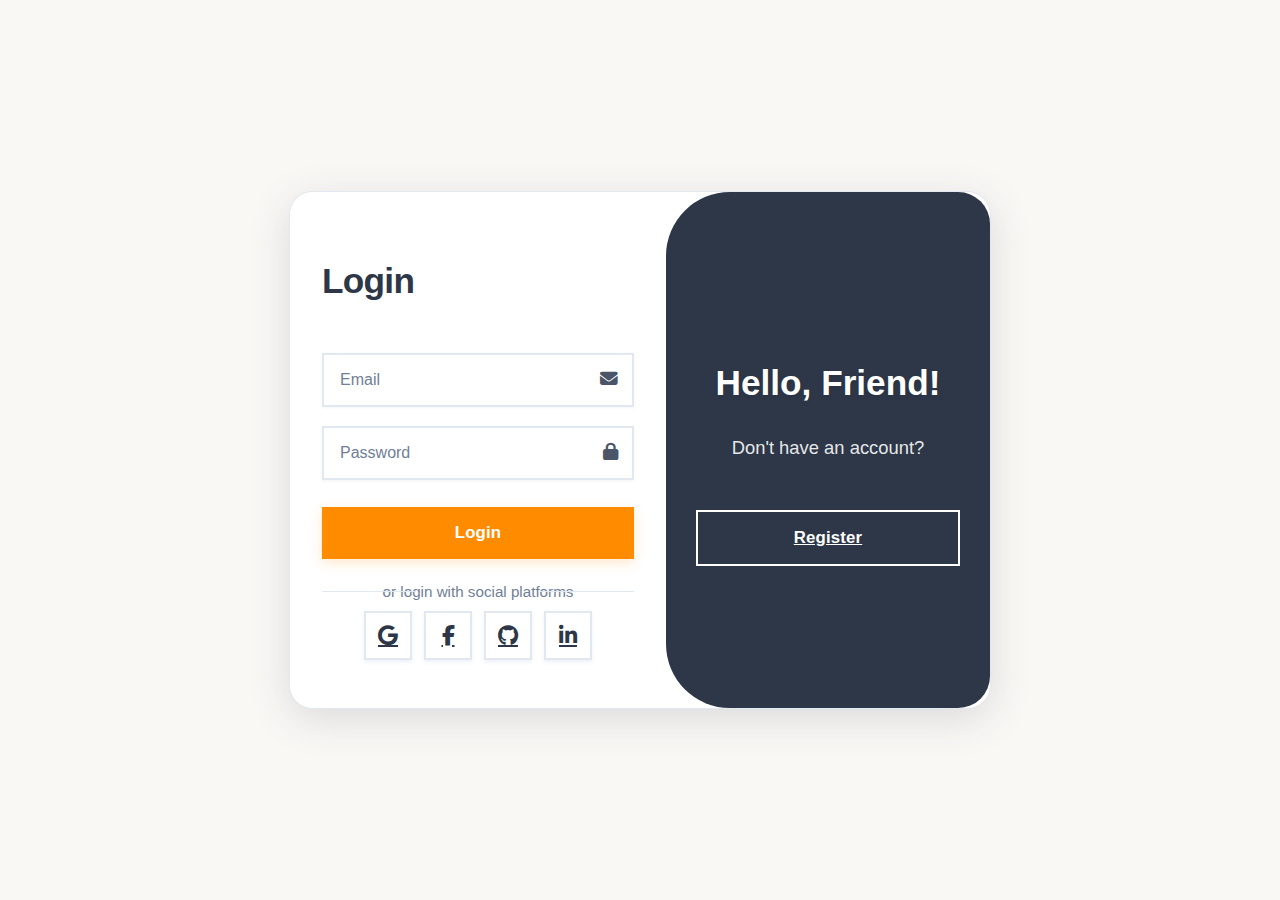
<file: login.html>
<!DOCTYPE html>
<html lang="id">
<head>
  <meta charset="UTF-8" />
  <meta name="viewport" content="width=device-width, initial-scale=1.0"/>
  <title>Login - SenadaHome</title>
  <link rel="stylesheet" href="auth-style.css" />
  <link rel="stylesheet" href="https://cdnjs.cloudflare.com/ajax/libs/font-awesome/6.4.0/css/all.min.css"/>
</head>
<body>
  <div class="auth-bg">
    <div class="auth-card">
      <!-- Left: Login Form -->
      <div class="auth-left">
        <h2 class="auth-title">Login</h2>
        <form class="auth-form" autocomplete="off">
          <div id="login-message"></div>
          <div class="auth-input-group">
            <input type="email" placeholder="Email" required />
            <span class="auth-icon"><i class="fa fa-envelope"></i></span>
          </div>
          <div class="auth-input-group">
            <input type="password" placeholder="Password" required />
            <span class="auth-icon"><i class="fa fa-lock"></i></span>
          </div>
          <button type="submit" class="auth-btn primary">Login</button>
        </form>
        <div class="auth-or">or login with social platforms</div>
        <div class="auth-socials">
          <a href="#" class="auth-social"><i class="fab fa-google"></i></a>
          <a href="#" class="auth-social"><i class="fab fa-facebook-f"></i></a>
          <a href="#" class="auth-social"><i class="fab fa-github"></i></a>
          <a href="#" class="auth-social"><i class="fab fa-linkedin-in"></i></a>
        </div>
      </div>
      <!-- Right: Info Panel -->
      <div class="auth-right">
        <h2 class="auth-welcome">Hello, Friend!</h2>
        <p class="auth-desc">Don't have an account?</p>
        <a href="register.html" class="auth-btn outline">Register</a>
      </div>
    </div>
  </div>
  <script>
    // Staggered animation for input group
    window.addEventListener('DOMContentLoaded', function() {
      const groups = document.querySelectorAll('.auth-input-group, .auth-btn.primary');
      groups.forEach((el, i) => {
        setTimeout(() => el.classList.add('animate'), 200 + i * 120);
      });
    });
    document.querySelector('.auth-form').addEventListener('submit', function(e) {
      e.preventDefault();
      const msgDiv = document.getElementById('login-message');
      msgDiv.innerHTML = '<div class="message-success">Login berhasil! Mengalihkan ke halaman utama...</div>';
      setTimeout(() => {
        msgDiv.innerHTML = '';
        window.location.href = 'index.html';
      }, 1800);
    });
  </script>
  <style>
    .message-success {
      background: #d4edda;
      color: #155724;
      border: 1px solid #c3e6cb;
      border-radius: 8px;
      padding: 10px 16px;
      margin-bottom: 1rem;
      font-size: 0.97rem;
      text-align: center;
      animation: fadeIn 0.3s;
    }
    @keyframes fadeIn {
      from { opacity: 0; transform: translateY(-10px); }
      to { opacity: 1; transform: translateY(0); }
    }
  </style>
</body>
</html>
</file>
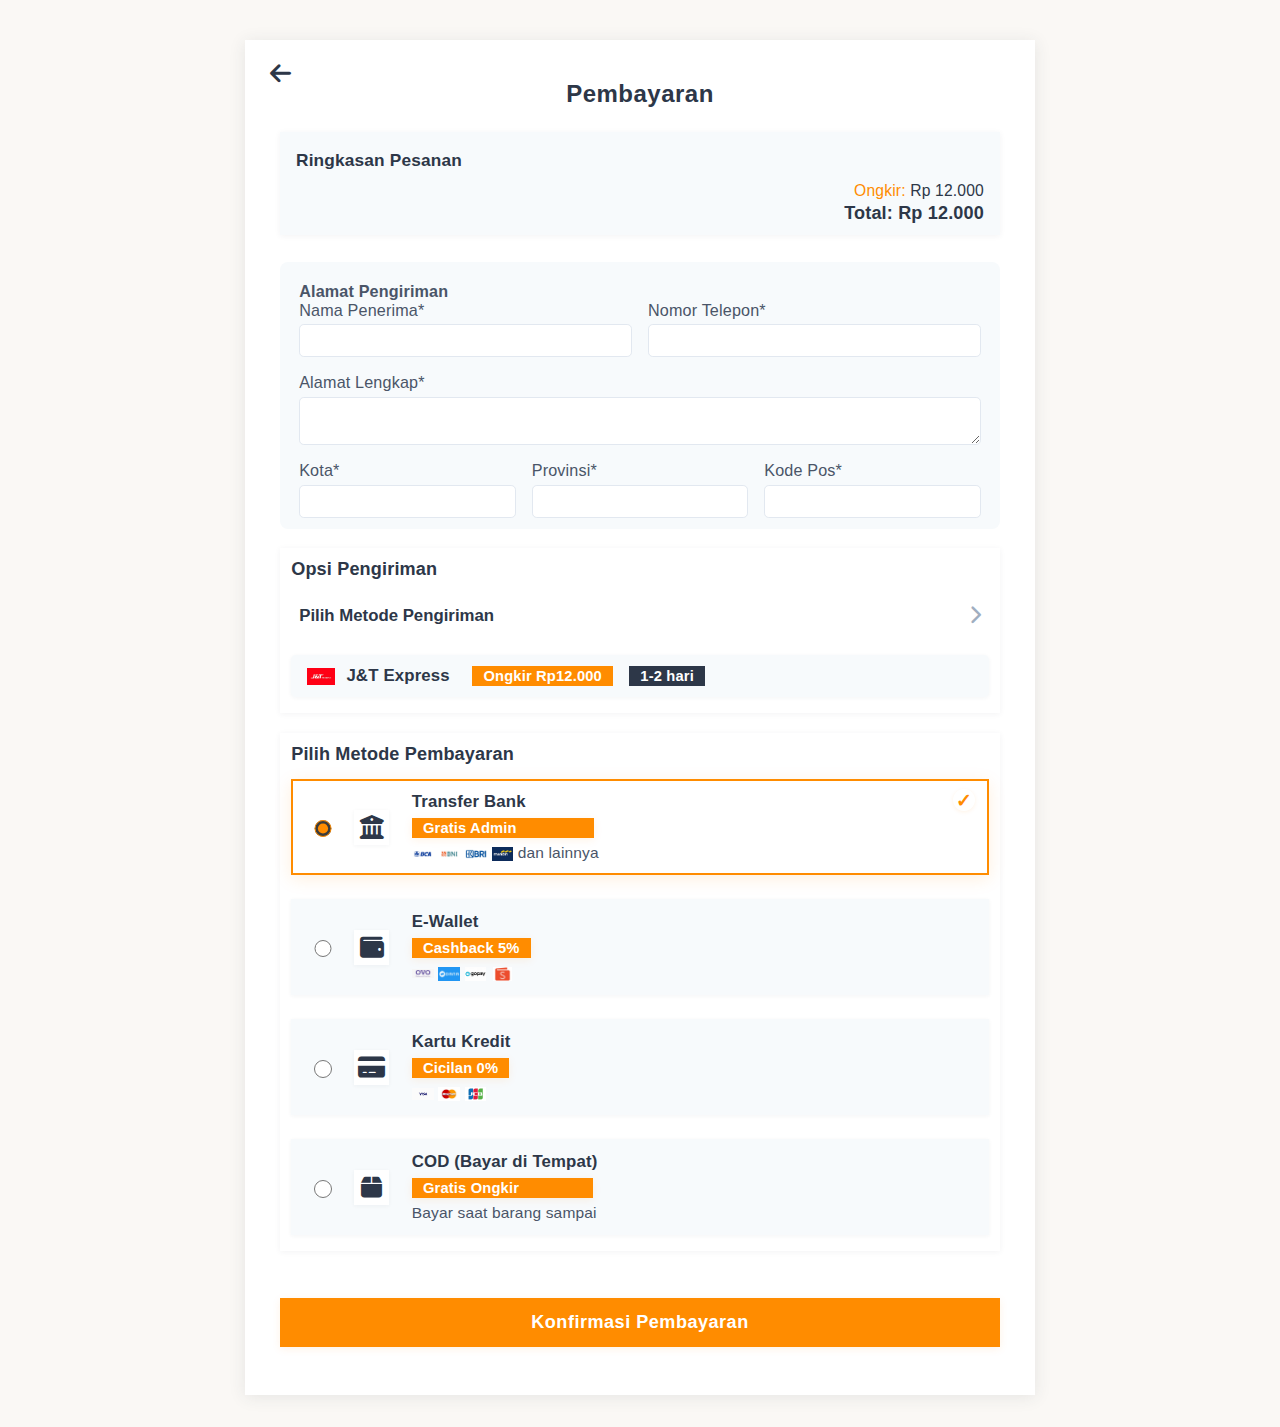
<file: payment.html>
<!DOCTYPE html>
<html lang="id">
<head>
  <meta charset="UTF-8" />
  <meta name="viewport" content="width=device-width, initial-scale=1.0"/>
  <title>Pembayaran - SenadaHome</title>
  <link rel="stylesheet" href="home-style.css" />
  <link rel="stylesheet" href="https://cdnjs.cloudflare.com/ajax/libs/font-awesome/6.4.0/css/all.min.css"/>
  <link rel="stylesheet" href="header-style.css"/>
  <style>
    body { background: #faf8f5; margin: 0; font-family: 'Segoe UI', Arial, sans-serif; }
    .pay-container {
      max-width: 720px;
      margin: 2.5rem auto 2rem auto;
      background: #fff;
      border-radius: 0px;
      box-shadow: 0 2px 16px rgba(45,55,72,0.10);
      padding: 2.5rem 2.2rem 2.5rem 2.2rem;
      min-height: 520px;
      position: relative;
      animation: fadeInCard 0.7s cubic-bezier(.4,1.4,.6,1) both;
    }
    @media (max-width: 900px) {
      .pay-container {
        max-width: 99vw;
        padding: 1.2rem 0.5rem 1.5rem 0.5rem;
      }
    }
    .pay-title {
      font-size: 1.5rem;
      font-weight: 700;
      color: #2d3748;
      margin-bottom: 1.5rem;
      text-align: center;
      letter-spacing: 0.5px;
    }
    .pay-section {
      margin-bottom: 1.7rem;
    }
    .pay-summary {
      background: #f7fafc;
      border-radius: 0px;
      padding: 1.1rem 1rem 0.7rem 1rem;
      margin-bottom: 1.7rem;
      box-shadow: 0 1px 6px rgba(45,55,72,0.06);
    }
    .pay-summary-title {
      font-weight: 700;
      color: #2d3748;
      margin-bottom: 0.7rem;
      font-size: 1.08rem;
    }
    .pay-summary-list {
      list-style: none;
      padding: 0;
      margin: 0 0 0.7rem 0;
    }
    .pay-summary-list li {
      display: flex;
      align-items: center;
      gap: 0.7rem;
      margin-bottom: 0.5rem;
      border-bottom: 1px solid #ececec;
      padding-bottom: 0.5rem;
    }
    .pay-summary-list li:last-child {
      border-bottom: none;
    }
    .pay-summary-img {
      width: 44px; height: 44px; border-radius: 0px; object-fit: cover; background: #faf8f5;
    }
    .pay-summary-info { flex: 1; }
    .pay-summary-name { font-weight: 600; color: #2d3748; font-size: 1.01rem; }
    .pay-summary-qty { color: #4a5568; font-size: 0.97rem; }
    .pay-summary-price { color: #ff8c00; font-weight: 700; font-size: 1.05rem; }
    .pay-summary-total {
      text-align: right;
      font-size: 1.13rem;
      font-weight: 700;
      color: #ff8c00;
      margin-top: 0.7rem;
    }
    .payment-section, .shipping-section {
      background: #fff;
      border-radius: 0px;
      margin: 1.2rem 0 0.7rem 0;
      box-shadow: 0 1px 6px rgba(45,55,72,0.06);
      padding: 0.7rem 0.7rem 0.5rem 0.7rem;
    }
    .payment-title, .shipping-title {
      font-weight: 700;
      color: #2d3748;
      margin-bottom: 0.9rem;
      font-size: 1.13rem;
    }
    .payment-methods, .shipping-methods {
      display: flex;
      flex-direction: column;
      gap: 1rem;
    }
    .payment-card, .shipping-card {
      display: flex;
      align-items: center;
      background: #f7fafc;
      border-radius: 0px;
      box-shadow: 0 1px 4px rgba(45,55,72,0.05);
      padding: 0.7rem 1rem;
      min-width: 180px;
      flex: 1 1 180px;
      cursor: pointer;
      border: 2px solid transparent;
      transition: border 0.2s, box-shadow 0.2s, background 0.2s;
      position: relative;
      gap: 0.7rem;
      margin-bottom: 0.5rem;
    }
    .checkout-steps {
      display: flex;
      justify-content: space-between;
      align-items: center;
      margin-bottom: 2rem;
      padding: 0 0.2rem;
    }
    .checkout-step {
      flex: 1;
      text-align: center;
      font-size: 0.98rem;
      color: #b5b5b5;
      font-weight: 600;
      position: relative;
    }
    .checkout-step.active {
      color: #ff8c00;
    }
    .checkout-step::after {
      content: '';
      display: block;
      height: 3px;
      background: #ececec;
      position: absolute;
      left: 50%;
      top: 1.5rem;
      width: 100%;
      z-index: 0;
      transform: translateX(-50%);
    }
    .checkout-step:last-child::after {
      display: none;
    }
    .checkout-step.active::after {
      background: #ff8c00;
    }
    .checkout-step-icon {
      display: inline-block;
      width: 28px;
      height: 28px;
      border-radius: 50%;
      background: #ececec;
      color: #b5b5b5;
      line-height: 28px;
      font-size: 1.1rem;
      margin-bottom: 0.2rem;
      margin-right: 0.3rem;
      vertical-align: middle;
    }
    .checkout-step.active .checkout-step-icon {
      background: #ff8c00;
      color: #fff;
    }
    .payment-card.active, .payment-card:hover, .shipping-card.active, .shipping-card:hover {
      border: 2.5px solid #ff8c00;
      background: #fff;
      box-shadow: 0 4px 16px rgba(255,140,0,0.13);
      position: relative;
    }
    .payment-card.active::after, .shipping-card.active::after {
      content: '\2713';
      position: absolute;
      top: 8px;
      right: 12px;
      color: #ff8c00;
      font-size: 1.2rem;
      font-weight: bold;
      background: #fff;
      border-radius: 50%;
      width: 22px;
      height: 22px;
      display: flex;
      align-items: center;
      justify-content: center;
      box-shadow: 0 1px 4px rgba(255,140,0,0.10);
    }
    .payment-radio, .shipping-radio {
      margin-right: 0.7rem;
      accent-color: #ff8c00;
      width: 1.1rem;
      height: 1.1rem;
    }
    .payment-icon {
      font-size: 1.5rem;
      color: #ff8c00;
      margin-right: 0.7rem;
      display: flex;
      align-items: center;
      justify-content: center;
      width: 2.2rem;
      height: 2.2rem;
      background: #fff;
      border-radius: 0px;
      box-shadow: 0 1px 4px rgba(45,55,72,0.05);
    }
    .payment-icon i {
      color: #2d3748 !important;
    }
    .payment-info {
      display: flex;
      flex-direction: column;
      gap: 0.18rem;
    }
    .payment-name, .shipping-name {
      font-weight: 600;
      color: #2d3748;
      font-size: 1.05rem;
    }
    .payment-badge, .shipping-badge {
      background: #ff8c00;
      color: #fff;
      font-size: 0.92rem;
      font-weight: 600;
      padding: 0.13rem 0.7rem;
      border-radius: 0px;
      margin: 0.18rem 0.3rem 0.18rem 0;
      display: inline-block;
      box-shadow: 0 2px 8px rgba(255,140,0,0.10);
    }
    .shipping-badge.time {
      background: #2d3748;
      color: #fff;
      margin-left: 0;
    }
    .shipping-logo {
      width: 32px;
      height: 32px;
      object-fit: contain;
      background: #fff;
      border-radius: 0px;
      box-shadow: 0 1px 4px rgba(45,55,72,0.05);
      padding: 0.2rem;
      margin-right: 0.5rem;
    }
    .payment-desc {
      font-size: 0.97rem;
      color: #4a5568;
    }
    .pay-confirm-btn {
      width: 100%;
      background: #ff8c00;
      color: #fff;
      border: none;
      border-radius: 0px;
      font-size: 1.13rem;
      font-weight: 700;
      padding: 0.9rem 0;
      cursor: pointer;
      box-shadow: 0 2px 8px rgba(255,140,0,0.10);
      transition: background 0.2s, transform 0.18s;
      margin-top: 2.2rem;
      margin-bottom: 0.5rem;
      letter-spacing: 0.5px;
    }
    .pay-confirm-btn:disabled {
      background: #a0aec0; color: #fff; cursor: not-allowed;
    }
    .pay-confirm-btn:hover:not(:disabled) {
      background: #e67e00; transform: scale(1.03);
    }
    .pay-success {
      text-align: center;
      color: #2d3748;
      font-size: 1.25rem;
      font-weight: 700;
      margin-top: 2.5rem;
      animation: fadeIn 0.5s;
      background: #f7fafc;
      border-radius: 0.7rem;
      padding: 2.2rem 1.2rem 2.2rem 1.2rem;
      box-shadow: 0 2px 0px rgba(45,55,72,0.08);
      max-width: 400px;
      margin-left: auto;
      margin-right: auto;
    }
    .pay-success .success-icon {
      font-size: 2.5rem;
      color: #ff8c00;
      margin-bottom: 1rem;
      display: block;
    }
    .pay-success a.button {
      display: inline-block;
      margin-top: 1.2rem;
      background: #ff8c00;
      color: #fff;
      padding: 0.7rem 1.5rem;
      border-radius: 0px;
      font-size: 1.05rem;
      font-weight: 600;
      text-decoration: none;
      box-shadow: 0 2px 8px rgba(255,140,0,0.10);
      transition: background 0.2s;
    }
    .pay-success a.button:hover {
      background: #e67e00;
    }
    @media (max-width: 600px) {
      .pay-container {
        max-width: 98vw;
        padding: 1rem 0.2rem 1.5rem 0.2rem;
      }
      .payment-methods, .shipping-methods {
        flex-direction: column;
        gap: 0.5rem;
      }
      .payment-card, .shipping-card {
        min-width: 0;
        width: 100%;
      }
    }
    .payment-card {
      min-width: 0;
      flex: none;
      width: auto;
      padding: 0.7rem 1rem;
      margin-bottom: 0.5rem;
      align-items: center;
    }
    .shipping-card {
      border: 1px solid #ececec !important;
    }
    .shipping-card.active, .shipping-card:hover {
      border: 1.5px solid #ff8c00 !important;
    }
    .shipping-card {
      min-width: 0;
      flex: none;
      width: auto;
      padding: 0.7rem 1rem;
      margin-bottom: 0.5rem;
      align-items: center;
    }
    .shipping-logo {
      width: 20px;
      height: 20px;
      margin-right: 0.4rem;
      padding: 0.05rem;
    }
    .shipping-name {
      font-size: 0.97rem;
    }
    .shipping-badge, .shipping-badge.time {
      font-size: 0.89rem;
      padding: 0.09rem 0.5rem;
      margin: 0.12rem 0.18rem 0.12rem 0;
    }
    .shipping-card {
      display: flex;
      align-items: center;
      justify-content: space-between;
    }
    .shipping-info-right {
      display: flex;
      flex-direction: column;
      align-items: flex-end;
      gap: 0.18rem;
    }
    .shipping-info-left {
      display: flex;
      align-items: center;
      gap: 0.3rem;
    }
    /* Pastikan HTML urutan: <div class='shipping-info-left'><img ...><span ...></span></div> */
    #choose-shipping-btn {
      background: none !important;
      color: #2d3748 !important;
      border: none;
      padding: 0.7rem 0.5rem 0.7rem 0.5rem;
      border-radius: 0;
      font-size: 1.05rem;
      font-weight: 600;
      cursor: pointer;
      width: 100%;
      display: flex;
      align-items: center;
      justify-content: space-between;
      box-shadow: none;
    }
    #choose-shipping-btn i {
      font-size: 1.2rem;
      color: #a0aec0;
    }
    /* Tambahan untuk modal popup */
    .modal-overlay {
      display: none;
      position: fixed;
      z-index: 9999;
      left: 0; top: 0; width: 100vw; height: 100vh;
      background: rgba(0,0,0,0.18);
      align-items: center;
      justify-content: center;
      transition: background 0.2s;
    }
    .modal-overlay.active { display: flex; }
    .modal-content {
      background: #fff;
      border-radius: 0.9rem;
      box-shadow: 0 8px 32px rgba(45,55,72,0.18);
      padding: 2rem 2.2rem;
      min-width: 260px;
      max-width: 95vw;
      max-height: 90vh;
      overflow-y: auto;
      position: relative;
      display: flex;
      flex-direction: column;
      align-items: center;
      animation: fadeInModal 0.3s;
    }
    @keyframes fadeInModal {
      from { opacity: 0; transform: scale(0.97) translateY(40px); }
      to { opacity: 1; transform: scale(1) translateY(0); }
    }
    .modal-content button.close-modal {
      position: absolute;
      top: 0.7rem;
      right: 1.2rem;
      background: none;
      border: none;
      font-size: 1.7rem;
      color: #2d3748;
      cursor: pointer;
      z-index: 2;
      border-radius: 50%;
      width: 40px; height: 40px;
      display: flex; align-items: center; justify-content: center;
      transition: background 0.18s, color 0.18s;
    }
    .modal-content button.close-modal:hover {
      background: #f7fafc;
      color: #e53e3e;
    }
    @media (max-width: 600px) {
      .modal-content {
        padding: 1.1rem 0.7rem;
        min-width: 0;
        max-width: 99vw;
      }
      .modal-content button.close-modal {
        top: 0.2rem; right: 0.5rem; font-size: 1.3rem; width: 32px; height: 32px;
      }
    }
    .bank-dropdown {
      background: #fff;
      border-radius: 0.7rem;
      box-shadow: 0 8px 32px rgba(45,55,72,0.18);
      padding: 1.2rem 1.5rem;
      min-width: 220px;
      max-width: 320px;
      position: absolute;
      left: 0;
      top: 100%;
      margin-top: 0.5rem;
      z-index: 1000;
      display: none;
    }
    .bank-dropdown.active { display: block; }
    @media (max-width: 600px) {
      .bank-dropdown { min-width: 140px; padding: 0.7rem 0.5rem; }
    }
  </style>
</head>
<body>
  <div class="pay-container" id="pay-container">
    <button onclick="window.location.href='checkout.html'" aria-label="Kembali" style="position:absolute;left:1.2rem;top:1.2rem;background:none;border:none;color:#2d3748;font-size:1.5rem;cursor:pointer;z-index:1001;"><i class="fa fa-arrow-left"></i></button>
    <div class="pay-title">Pembayaran</div>
    <div class="pay-section pay-summary" id="pay-summary">
      <div class="pay-summary-title">Ringkasan Pesanan</div>
      <ul class="pay-summary-list" id="pay-summary-list"></ul>
      <div class="pay-summary-voucher" id="pay-summary-voucher"></div>
      <div class="pay-summary-total" id="pay-summary-total"></div>
    </div>
    <form id="shipping-address-form" class="pay-section" style="background:#f7fafc;padding:1.2rem 1.2rem 0.7rem 1.2rem;margin-bottom:1.2rem;border-radius:0.5rem;font-size:1.01rem;color:#4a5568;">
      <b>Alamat Pengiriman</b><br>
      <div style="display:grid;grid-template-columns:1fr 1fr;gap:1rem;">
        <div style="display:flex;flex-direction:column;gap:0.3rem;">
          <label for="recipient-name">Nama Penerima*</label>
          <input type="text" id="recipient-name" name="recipient-name" required style="padding:0.5rem;border:1px solid #e2e8f0;border-radius:0.3rem;">
        </div>
        <div style="display:flex;flex-direction:column;gap:0.3rem;">
          <label for="phone">Nomor Telepon*</label>
          <input type="tel" id="phone" name="phone" required style="padding:0.5rem;border:1px solid #e2e8f0;border-radius:0.3rem;">
        </div>
      </div>
      <div style="display:flex;flex-direction:column;gap:0.3rem;margin-top:1rem;">
        <label for="address">Alamat Lengkap*</label>
        <textarea id="address" name="address" required rows="2" style="padding:0.5rem;border:1px solid #e2e8f0;border-radius:0.3rem;"></textarea>
      </div>
      <div style="display:grid;grid-template-columns:1fr 1fr 1fr;gap:1rem;margin-top:1rem;">
        <div style="display:flex;flex-direction:column;gap:0.3rem;">
          <label for="city">Kota*</label>
          <input type="text" id="city" name="city" required style="padding:0.5rem;border:1px solid #e2e8f0;border-radius:0.3rem;">
        </div>
        <div style="display:flex;flex-direction:column;gap:0.3rem;">
          <label for="province">Provinsi*</label>
          <input type="text" id="province" name="province" required style="padding:0.5rem;border:1px solid #e2e8f0;border-radius:0.3rem;">
        </div>
        <div style="display:flex;flex-direction:column;gap:0.3rem;">
          <label for="postal">Kode Pos*</label>
          <input type="text" id="postal" name="postal" required style="padding:0.5rem;border:1px solid #e2e8f0;border-radius:0.3rem;">
        </div>
      </div>
    </form>
    <!-- Shipping Section dengan tombol pop up -->
    <div class="pay-section shipping-section" id="shipping-section">
      <div class="shipping-title">Opsi Pengiriman</div>
      <button id="choose-shipping-btn">Pilih Metode Pengiriman <i class="fa fa-chevron-right"></i></button>
      <div id="selected-shipping-info" style="margin-top:1.1rem;"></div>
    </div>
    <!-- Modal Pop Up Opsi Pengiriman -->
    <div id="shipping-modal" class="modal-overlay">
      <div id="shipping-modal-content" class="modal-content">
        <button id="shipping-modal-close" class="close-modal">&times;</button>
        <div style="font-size:1.1rem;color:#2d3748;font-weight:700;margin-bottom:1.2rem;">Pilih Metode Pengiriman</div>
        <form id="shipping-modal-form">
          <div id="shipping-modal-options" style="display:flex;flex-direction:column;gap:1rem;"></div>
          <button type="submit" style="margin-top:1.5rem;background:#ff8c00;color:#fff;border:none;padding:0.7rem 1.5rem;border-radius:0.3rem;font-size:1.05rem;font-weight:600;cursor:pointer;">Pilih</button>
        </form>
      </div>
    </div>
    <!-- Tambahkan dropdown shipping di bawah tombol -->
    <!-- Modal Pop Up untuk Pilih Bank Tujuan -->
    <!-- HAPUS MODAL BANK TENGAH LAYAR DAN SCRIPTNYA -->
    <!--
    <div id="bank-modal" class="modal-overlay">
      <div id="bank-modal-content" class="modal-content">
        <button id="bank-modal-close" class="close-modal">&times;</button>
        <div id="bank-modal-body"></div>
      </div>
    </div>
    -->
    <!-- Modal Pop Up Pembayaran -->
    <div id="payment-modal" class="modal-overlay">
      <div id="payment-modal-content" class="modal-content">
        <button id="payment-modal-close" class="close-modal">&times;</button>
        <div id="payment-modal-body"></div>
      </div>
    </div>
    <div class="pay-section payment-section" id="payment-section">
      <div class="payment-title">Pilih Metode Pembayaran</div>
      <div class="payment-methods">
        <label class="payment-card" style="position:relative;">
          <input type="radio" name="payment-method" value="bank" class="payment-radio" id="radio-bank" />
          <span class="payment-icon"><i class="fa fa-university"></i></span>
          <span class="payment-info">
            <span class="payment-name">Transfer Bank</span>
            <span class="payment-badge">Gratis Admin</span>
            <span class="payment-desc">
              <img src="images/bca-logo.jpg" alt="BCA" style="width:22px;height:14px;object-fit:contain;vertical-align:middle;"> 
              <img src="images/bni-logo.jpg" alt="BNI" style="width:22px;height:14px;object-fit:contain;vertical-align:middle;"> 
              <img src="images/bri-logo.jpg" alt="BRI" style="width:22px;height:14px;object-fit:contain;vertical-align:middle;"> 
              <img src="images/mandiri-logo.jpg" alt="Mandiri" style="width:22px;height:14px;object-fit:contain;vertical-align:middle;"> dan lainnya
            </span>
          </span>
          <div id="bank-dropdown" class="bank-dropdown"></div>
        </label>
        <!-- Hapus detail bank di bawah radio button -->
        <!-- <div class="payment-detail" id="detail-bank" style="display:none;margin-left:2.5rem;margin-bottom:0.7rem;">
          <div style="margin-bottom:0.7rem;font-weight:600;color:#2d3748;">Pilih Bank Tujuan:</div>
          <div id="bank-options" style="display:flex;align-items:center;gap:1.5rem;flex-wrap:wrap;margin-bottom:0.7rem;">
            <label style="display:flex;align-items:center;gap:0.4rem;cursor:pointer;">
              <input type="radio" name="bank-option" value="bca" checked />
              <img src="images/bca-logo.jpg" alt="BCA" style="width:28px;height:18px;object-fit:contain;"> BCA
            </label>
            <label style="display:flex;align-items:center;gap:0.4rem;cursor:pointer;">
              <input type="radio" name="bank-option" value="bni" />
              <img src="images/bni-logo.jpg" alt="BNI" style="width:28px;height:18px;object-fit:contain;"> BNI
            </label>
            <label style="display:flex;align-items:center;gap:0.4rem;cursor:pointer;">
              <input type="radio" name="bank-option" value="bri" />
              <img src="images/bri-logo.jpg" alt="BRI" style="width:28px;height:18px;object-fit:contain;"> BRI
            </label>
            <label style="display:flex;align-items:center;gap:0.4rem;cursor:pointer;">
              <input type="radio" name="bank-option" value="mandiri" />
              <img src="images/mandiri-logo.jpg" alt="Mandiri" style="width:28px;height:18px;object-fit:contain;"> Mandiri
            </label>
          </div>
          <div id="bank-detail-info" style="display:flex;align-items:center;gap:0.5rem;font-size:1.01rem;color:#4a5568;font-weight:500;">
            <img src="images/bca-logo.jpg" alt="BCA" style="width:32px;height:20px;object-fit:contain;">
            <span>BCA: <b>1234567890</b></span>
          </div>
        </div> -->
        <!-- E-Wallet -->
        <label class="payment-card" style="position:relative;">
          <input type="radio" name="payment-method" value="ewallet" class="payment-radio" id="radio-ewallet" />
          <span class="payment-icon"><i class="fa fa-wallet"></i></span>
          <span class="payment-info">
            <span class="payment-name">E-Wallet</span>
            <span class="payment-badge">Cashback 5%</span>
            <span class="payment-desc">
              <img src="images/ovo-logo.jpg" alt="OVO" style="width:22px;height:14px;object-fit:contain;vertical-align:middle;"> 
              <img src="images/dana-logo.jpg" alt="DANA" style="width:22px;height:14px;object-fit:contain;vertical-align:middle;"> 
              <img src="images/gopay-logo.jpg" alt="GoPay" style="width:22px;height:14px;object-fit:contain;vertical-align:middle;"> 
              <img src="images/shopeepay-logo.jpg" alt="ShopeePay" style="width:22px;height:14px;object-fit:contain;vertical-align:middle;"> 
            </span>
          </span>
          <div id="ewallet-dropdown" class="bank-dropdown"></div>
        </label>
        <!-- Kartu Kredit -->
        <label class="payment-card" style="position:relative;">
          <input type="radio" name="payment-method" value="credit" class="payment-radio" id="radio-credit" />
          <span class="payment-icon"><i class="fa fa-credit-card"></i></span>
          <span class="payment-info">
            <span class="payment-name">Kartu Kredit</span>
            <span class="payment-badge">Cicilan 0%</span>
            <span class="payment-desc">
              <img src="images/visa-logo.jpg" alt="Visa" style="width:22px;height:14px;object-fit:contain;vertical-align:middle;"> 
              <img src="images/mastercard-logo.jpg" alt="MasterCard" style="width:22px;height:14px;object-fit:contain;vertical-align:middle;"> 
              <img src="images/jcb-logo.png" alt="JCB" style="width:22px;height:14px;object-fit:contain;vertical-align:middle;"> 
            </span>
          </span>
          <div id="credit-dropdown" class="bank-dropdown"></div>
        </label>
        <label class="payment-card">
          <input type="radio" name="payment-method" value="cod" class="payment-radio" />
          <span class="payment-icon"><i class="fa fa-box"></i></span>
          <span class="payment-info">
            <span class="payment-name">COD (Bayar di Tempat)</span>
            <span class="payment-badge">Gratis Ongkir</span>
            <span class="payment-desc">Bayar saat barang sampai</span>
          </span>
        </label>
        <div class="payment-detail" id="detail-cod" style="display:none;margin-left:2.5rem;margin-bottom:0.7rem;">
          <div style="color:#4a5568;font-size:0.98rem;">Pembayaran dilakukan langsung ke kurir saat barang diterima.</div>
        </div>
      </div>
    </div>
    <button class="pay-confirm-btn" id="pay-confirm">Konfirmasi Pembayaran</button>
    <!-- Modal Pop Up -->
  </div>
  <script>
    // Ongkir untuk setiap metode
    const shippingPrices = {
      jnt: 12000,
      jne: 13000,
      ninja: 14000,
      grab: 18000,
      gojek: 17000,
      lion: 13500
    };
    // Render ringkasan pesanan
    const cart = (JSON.parse(localStorage.getItem('cart') || '[]')).filter(item => item.selected);
    const summaryList = document.getElementById('pay-summary-list');
    const summaryTotal = document.getElementById('pay-summary-total');
    const summaryVoucher = document.getElementById('pay-summary-voucher');
    let total = 0;
    summaryList.innerHTML = '';
    cart.forEach(item => {
      if(!item.qty) item.qty = 1;
      const priceNum = parseInt(item.price.replace(/\D/g, ''));
      const sub = priceNum * item.qty;
      total += sub;
      summaryList.innerHTML += `<li><img src="${item.img}" class="pay-summary-img" alt="${item.title}" /><div class="pay-summary-info"><div class="pay-summary-name">${item.title}</div><div class="pay-summary-qty">Qty: ${item.qty}</div></div><div class="pay-summary-price" style="color:#2d3748;">Rp ${sub.toLocaleString('id-ID')}</div></li>`;
    });
    // Integrasi voucher
    let voucherPotongan = 0, voucherOngkir = 0, voucherCashback = 0;
    let voucherText = '';
    const claimed = JSON.parse(localStorage.getItem('claimedVouchers') || '[]');
    if(claimed.includes('ongkir1') || claimed.includes('ongkir2')) {
      voucherOngkir = 20000;
      voucherText += `<div>Voucher Ongkir: -Rp 20.000</div>`;
    }
    if(claimed.includes('cashback1') && total >= 200000) {
      voucherCashback = Math.min(Math.round(total*0.04), 20000);
      voucherText += `<div>Voucher Cashback: +Rp ${voucherCashback.toLocaleString('id-ID')}</div>`;
    }
    if(claimed.includes('diskon2') && total >= 150000) {
      voucherPotongan = Math.min(Math.round(total*0.10), 30000);
      voucherText += `<div>Voucher Diskon 10%: -Rp ${voucherPotongan.toLocaleString('id-ID')}</div>`;
    } else if(claimed.includes('diskon1') && total >= 120000) {
      voucherPotongan = Math.min(Math.round(total*0.08), 10000);
      voucherText += `<div>Voucher Diskon 8%: -Rp ${voucherPotongan.toLocaleString('id-ID')}</div>`;
    }
    summaryVoucher.innerHTML = voucherText ? `<div style='color:#ff8c00;font-size:1.01rem;font-weight:600;margin-bottom:0.3rem;'>Voucher Aktif:</div>${voucherText}` : '';

    // --- FUNGSI UPDATE TOTAL ---
    function updateTotal() {
      let ongkir = shippingPrices[selectedShipping] || 0;
      let totalSetelahVoucher = total - voucherOngkir - voucherPotongan + ongkir;
    if(totalSetelahVoucher < 0) totalSetelahVoucher = 0;
      summaryTotal.innerHTML = `<div style='font-size:0.98rem;color:#2d3748;font-weight:500;'><span style='color:#ff8c00;'>Ongkir:</span> <span style='color:#2d3748;'>Rp ${ongkir.toLocaleString('id-ID')}</span></div><div style='margin-top:0.2rem;font-size:1.13rem;font-weight:700;color:#2d3748;'>Total: Rp ${totalSetelahVoucher.toLocaleString('id-ID')}</div>`;
    }
    // --- END FUNGSI ---

    // Payment method logic
    const paymentSection = document.getElementById('payment-section');
    const radios = paymentSection.querySelectorAll('.payment-radio');
    let selectedPayment = localStorage.getItem('paymentMethod') || 'bank';
    radios.forEach(radio => {
      if(radio.value === selectedPayment) radio.checked = true;
      radio.addEventListener('change', function() {
        selectedPayment = this.value;
        localStorage.setItem('paymentMethod', selectedPayment);
        highlightPaymentCard();
        showPaymentDetail(); // Show detail when payment method changes
      });
    });
    function highlightPaymentCard() {
      paymentSection.querySelectorAll('.payment-card').forEach(card => {
        card.classList.remove('active');
        if(card.querySelector('.payment-radio').checked) card.classList.add('active');
      });
    }
    highlightPaymentCard();

    // Shipping method logic
    const shippingSection = document.getElementById('shipping-section');
    const shippingRadios = shippingSection.querySelectorAll('.shipping-radio');
    let selectedShipping = localStorage.getItem('shippingMethod') || 'jnt';
    shippingRadios.forEach(radio => {
      if(radio.value === selectedShipping) radio.checked = true;
      radio.addEventListener('change', function() {
        selectedShipping = this.value;
        localStorage.setItem('shippingMethod', selectedShipping);
        highlightShippingCard();
        updateTotal(); // update total saat ganti ongkir
      });
    });
    function highlightShippingCard() {
      shippingSection.querySelectorAll('.shipping-card').forEach(card => {
        card.classList.remove('active');
        if(card.querySelector('.shipping-radio').checked) card.classList.add('active');
      });
    }
    highlightShippingCard();
    updateTotal(); // inisialisasi total dengan ongkir

    // Tampilkan detail metode pembayaran sesuai pilihan
    function showPaymentDetail() {
      const val = document.querySelector('input[name="payment-method"]:checked')?.value;
      ["bank","ewallet","credit","cod"].forEach(function(v){
        document.getElementById('detail-'+v).style.display = (v===val)?'block':'none';
      });
    }
    // Tampilkan modal otomatis saat memilih metode pembayaran utama
    function showPaymentDetailAndModal() {}
    document.querySelectorAll('input[name="payment-method"]').forEach(function(radio){
      radio.removeEventListener('change', showPaymentDetailAndModal);
      radio.addEventListener('change', showPaymentDetail);
    });
    window.addEventListener('DOMContentLoaded', showPaymentDetail);

    // Bank detail logic
    const bankData = {
      bca: {logo: 'images/bca-logo.jpg', name: 'BCA', norek: '1234567890'},
      bni: {logo: 'images/bni-logo.jpg', name: 'BNI', norek: '9876543210'},
      bri: {logo: 'images/bri-logo.jpg', name: 'BRI', norek: '1122334455'},
      mandiri: {logo: 'images/mandiri-logo.jpg', name: 'Mandiri', norek: '5566778899'}
    };
    // E-Wallet detail logic
    function updateEwalletDetail() {
      const val = document.querySelector('input[name="ewallet-option"]:checked')?.value || 'ovo';
      const data = ewalletData[val];
      document.getElementById('ewallet-detail-info').innerHTML = `<img src="${data.logo}" alt="${data.name}" style="width:32px;height:20px;object-fit:contain;"> <span>OVO: <b>${data.id}</b></span>`;
    }
    document.querySelectorAll('input[name="ewallet-option"]').forEach(function(radio){
      radio.addEventListener('change', updateEwalletDetail);
    });
    window.addEventListener('DOMContentLoaded', updateEwalletDetail);

    // Credit detail logic
    function updateCreditDetail() {
      const val = document.querySelector('input[name="credit-option"]:checked')?.value || 'visa';
      const data = creditData[val];
      document.getElementById('credit-detail-info').innerHTML = `<img src="${data.logo}" alt="${data.name}" style="width:32px;height:20px;object-fit:contain;"> <span>Nomor Kartu: <b>${data.info}</b></span>`;
    }
    document.querySelectorAll('input[name="credit-option"]').forEach(function(radio){
      radio.addEventListener('change', updateCreditDetail);
    });
    window.addEventListener('DOMContentLoaded', updateCreditDetail);

    // Modal logic
    function showPaymentModal(html) {
      document.getElementById('payment-modal-body').innerHTML = html;
      document.getElementById('payment-modal').style.display = 'flex';
    }
    document.getElementById('payment-modal-close').onclick = function() {
      document.getElementById('payment-modal').style.display = 'none';
    };
    document.getElementById('payment-modal').onclick = function(e) {
      if(e.target === this) this.style.display = 'none';
    };
    // Bank modal
    function updateBankDetailModal() {
      const val = document.querySelector('input[name="bank-option"]:checked')?.value || 'bca';
      const data = bankData[val];
      showPaymentModal(`<img src="${data.logo}" alt="${data.name}" style="width:48px;height:30px;object-fit:contain;margin-bottom:1rem;"><div style='font-size:1.1rem;color:#2d3748;font-weight:700;margin-bottom:0.5rem;'>${data.name}</div><div style='font-size:1.05rem;color:#4a5568;'>Nomor Rekening:</div><div style='font-size:1.25rem;font-weight:700;color:#ff8c00;margin-bottom:0.7rem;'>${data.norek}</div>`);
    }
    document.querySelectorAll('input[name="bank-option"]').forEach(function(radio){
      radio.addEventListener('change', updateBankDetailModal);
    });
    // Ewallet modal
    function updateEwalletDetailModal() {
      const val = document.querySelector('input[name="ewallet-option"]:checked')?.value || 'ovo';
      const data = ewalletData[val];
      showPaymentModal(`<img src="${data.logo}" alt="${data.name}" style="width:48px;height:30px;object-fit:contain;margin-bottom:1rem;"><div style='font-size:1.1rem;color:#2d3748;font-weight:700;margin-bottom:0.5rem;'>${data.name}</div><div style='font-size:1.05rem;color:#4a5568;'>Nomor/ID:</div><div style='font-size:1.25rem;font-weight:700;color:#ff8c00;margin-bottom:0.7rem;'>${data.id}</div>`);
    }
    document.querySelectorAll('input[name="ewallet-option"]').forEach(function(radio){
      radio.addEventListener('change', updateEwalletDetailModal);
    });
    // Credit modal
    function updateCreditDetailModal() {
      const val = document.querySelector('input[name="credit-option"]:checked')?.value || 'visa';
      const data = creditData[val];
      showPaymentModal(`<img src="${data.logo}" alt="${data.name}" style="width:48px;height:30px;object-fit:contain;margin-bottom:1rem;"><div style='font-size:1.1rem;color:#2d3748;font-weight:700;margin-bottom:0.5rem;'>${data.name}</div><div style='font-size:1.05rem;color:#4a5568;'>Nomor Kartu:</div><div style='font-size:1.25rem;font-weight:700;color:#ff8c00;margin-bottom:0.7rem;'>${data.info}</b></div>`);
    }
    document.querySelectorAll('input[name="credit-option"]').forEach(function(radio){
      radio.addEventListener('change', updateCreditDetailModal);
    });

    // Konfirmasi pembayaran
    document.getElementById('pay-confirm').onclick = function(e) {
      e.preventDefault();
      // Validasi alamat pengiriman
      const form = document.getElementById('shipping-address-form');
      if (!form.checkValidity()) {
        form.reportValidity();
        return;
      }
      // Simpan data form ke localStorage
      const shippingData = {};
      ['recipient-name','phone','address','city','province','postal'].forEach(id => {
        shippingData[id] = form.querySelector(`[name="${id}"]`).value;
      });
      localStorage.setItem('shippingInfo', JSON.stringify(shippingData));
      // Redirect ke halaman sukses
      window.location.href = 'success.html';
    };

    // Tampilkan modal detail saat tombol diklik
    if(document.getElementById('show-bank-modal')){
      document.getElementById('show-bank-modal').onclick = updateBankDetailModal;
    }
    if(document.getElementById('show-ewallet-modal')){
      document.getElementById('show-ewallet-modal').onclick = updateEwalletDetailModal;
    }
    if(document.getElementById('show-credit-modal')){
      document.getElementById('show-credit-modal').onclick = updateCreditDetailModal;
    }

    // Data shipping
    const shippingOptions = [
      {value:'jnt', logo:'images/jnt-logo.jpg', name:'J&T Express', ongkir:12000, estimasi:'1-2 hari'},
      {value:'jne', logo:'images/jne-logo.jpg', name:'JNE', ongkir:13000, estimasi:'2-3 hari'},
      {value:'ninja', logo:'images/ninja-logo.jpg', name:'Ninja Express', ongkir:14000, estimasi:'2-4 hari'},
      {value:'grab', logo:'images/grab-logo.jpg', name:'Grab', ongkir:18000, estimasi:'1 jam'},
      {value:'gojek', logo:'images/gojek-logo.jpg', name:'Gojek', ongkir:17000, estimasi:'1 jam'},
      {value:'lion', logo:'images/lion-logo.jpg', name:'Lion Parcel', ongkir:13500, estimasi:'2-3 hari'}
    ];
    const chooseShippingBtn = document.getElementById('choose-shipping-btn');
    const shippingModal = document.getElementById('shipping-modal');
    const shippingModalOptions = document.getElementById('shipping-modal-options');
    const shippingModalForm = document.getElementById('shipping-modal-form');
    const selectedShippingInfo = document.getElementById('selected-shipping-info');
    function renderShippingOptions() {
      shippingModalOptions.innerHTML = shippingOptions.map(opt => `
        <label style='display:flex;align-items:center;justify-content:space-between;gap:1.2rem;background:#f7fafc;padding:0.7rem 1rem;border-radius:0.3rem;box-shadow:0 1px 4px rgba(45,55,72,0.05);border:1.5px solid ${selectedShipping===opt.value?'#ff8c00':'#ececec'};cursor:pointer;'>
          <span style='display:flex;align-items:center;gap:0.7rem;'>
            <input type='radio' name='modal-shipping-option' value='${opt.value}' ${selectedShipping===opt.value?'checked':''} style='accent-color:#ff8c00;width:1.1rem;height:1.1rem;margin-right:0.5rem;'>
            <img src='${opt.logo}' alt='${opt.name}' style='width:28px;height:20px;object-fit:contain;'>
            <span style='font-weight:600;color:#2d3748;font-size:1.05rem;'>${opt.name}</span>
          </span>
          <span style='display:flex;flex-direction:column;align-items:flex-end;gap:0.18rem;'>
            <span style='background:#ff8c00;color:#fff;font-size:0.92rem;font-weight:600;padding:0.13rem 0.7rem;border-radius:0px;margin-bottom:0.1rem;'>Ongkir Rp${opt.ongkir.toLocaleString('id-ID')}</span>
            <span style='background:#2d3748;color:#fff;font-size:0.92rem;font-weight:600;padding:0.13rem 0.7rem;border-radius:0px;'>Estimasi ${opt.estimasi}</span>
          </span>
        </label>
      `).join('');
    }
    chooseShippingBtn.onclick = function() {
      renderShippingOptions();
      shippingModal.style.display = 'flex';
    };
    document.getElementById('shipping-modal-close').onclick = function() {
      shippingModal.style.display = 'none';
    };
    shippingModal.onclick = function(e) {
      if(e.target === this) this.style.display = 'none';
    };
    shippingModalForm.onsubmit = function(e) {
      e.preventDefault();
      const val = document.querySelector('input[name="modal-shipping-option"]:checked')?.value || 'jnt';
      selectedShipping = val;
      localStorage.setItem('shippingMethod', selectedShipping);
      showSelectedShipping();
      shippingModal.style.display = 'none';
      updateTotal && updateTotal();
    };
    function showSelectedShipping() {
      const opt = shippingOptions.find(o=>o.value===selectedShipping);
      if(!opt) { selectedShippingInfo.innerHTML = ''; return; }
      selectedShippingInfo.innerHTML = `<div style='display:flex;align-items:center;gap:0.7rem;background:#f7fafc;padding:0.7rem 1rem;border-radius:0.3rem;box-shadow:0 1px 4px rgba(45,55,72,0.05);margin-bottom:0.5rem;'><img src='${opt.logo}' alt='${opt.name}' style='width:28px;height:20px;object-fit:contain;'><span style='font-weight:600;color:#2d3748;font-size:1.05rem;'>${opt.name}</span><span style='background:#ff8c00;color:#fff;font-size:0.92rem;font-weight:600;padding:0.13rem 0.7rem;border-radius:0px;margin-left:0.7rem;'>Ongkir Rp${opt.ongkir.toLocaleString('id-ID')}</span><span style='background:#2d3748;color:#fff;font-size:0.92rem;font-weight:600;padding:0.13rem 0.7rem;border-radius:0px;margin-left:0.3rem;'>${opt.estimasi}</span></div>`;
    }
    showSelectedShipping();

    // Data global
    const ewalletData = {
      ovo: {logo: 'images/ovo-logo.jpg', name: 'OVO', id: '0812-3456-7890'},
      dana: {logo: 'images/dana-logo.jpg', name: 'DANA', id: '0812-9876-5432'},
      gopay: {logo: 'images/gopay-logo.jpg', name: 'GoPay', id: '0812-1122-3344'},
      shopeepay: {logo: 'images/shopeepay-logo.jpg', name: 'ShopeePay', id: '0812-5566-7788'}
    };
    const creditData = {
      visa: {logo: 'images/visa-logo.jpg', name: 'Visa', info: '4111 1111 1111 1111'},
      mastercard: {logo: 'images/mastercard-logo.jpg', name: 'MasterCard', info: '5555 5555 5555 4444'},
      jcb: {logo: 'images/jcb-logo.png', name: 'JCB', info: '3530 1113 3330 0000'}
    };
    // E-Wallet Dropdown
    const radioEwallet = document.getElementById('radio-ewallet');
    const ewalletDropdown = document.getElementById('ewallet-dropdown');
    function showEwalletDropdown() {
      let html = `<div style='font-size:1.1rem;color:#2d3748;font-weight:700;margin-bottom:0.7rem;'>Pilih E-Wallet</div>`;
      html += `<form id='dropdown-ewallet-form'><div style='display:flex;flex-direction:column;gap:0.7rem;'>`;
      Object.entries(ewalletData).forEach(([key, data], i) => {
        html += `<label style='display:flex;align-items:center;gap:0.4rem;cursor:pointer;font-size:1.05rem;'><input type='radio' name='dropdown-ewallet-option' value='${key}' ${i===0?'checked':''} /> <img src='${data.logo}' alt='${data.name}' style='width:28px;height:18px;object-fit:contain;'> ${data.name}</label>`;
      });
      html += `</div>`;
      html += `<div id='dropdown-ewallet-detail' style='margin-top:0.7rem;font-size:1.08rem;color:#4a5568;font-weight:500;'></div>`;
      html += `<button type='submit' style='margin-top:1.2rem;background:#ff8c00;color:#fff;border:none;padding:0.5rem 1.2rem;border-radius:0.3rem;font-size:1.01rem;font-weight:600;cursor:pointer;'>Pilih</button></form>`;
      ewalletDropdown.innerHTML = html;
      ewalletDropdown.classList.add('active');
      updateDropdownEwalletDetail();
      ewalletDropdown.querySelectorAll('input[name="dropdown-ewallet-option"]').forEach(function(radio){
        radio.addEventListener('change', updateDropdownEwalletDetail);
      });
      ewalletDropdown.querySelector('#dropdown-ewallet-form').onsubmit = function(e) {
        e.preventDefault();
        ewalletDropdown.classList.remove('active');
      };
    }
    function updateDropdownEwalletDetail() {
      const val = ewalletDropdown.querySelector('input[name="dropdown-ewallet-option"]:checked')?.value || 'ovo';
      const data = ewalletData[val];
      ewalletDropdown.querySelector('#dropdown-ewallet-detail').innerHTML = `<div style='display:flex;align-items:center;gap:0.7rem;'><img src='${data.logo}' alt='${data.name}' style='width:32px;height:20px;object-fit:contain;'><span>${data.name}: <b style='color:#ff8c00;font-size:1.15rem;'>${data.id}</b></span></div>`;
    }
    radioEwallet.addEventListener('click', function() {
      showEwalletDropdown();
    });
    // Kartu Kredit Dropdown
    const radioCredit = document.getElementById('radio-credit');
    const creditDropdown = document.getElementById('credit-dropdown');
    function showCreditDropdown() {
      let html = `<div style='font-size:1.1rem;color:#2d3748;font-weight:700;margin-bottom:0.7rem;'>Pilih Kartu</div>`;
      html += `<form id='dropdown-credit-form'><div style='display:flex;flex-direction:column;gap:0.7rem;'>`;
      Object.entries(creditData).forEach(([key, data], i) => {
        html += `<label style='display:flex;align-items:center;gap:0.4rem;cursor:pointer;font-size:1.05rem;'><input type='radio' name='dropdown-credit-option' value='${key}' ${i===0?'checked':''} /> <img src='${data.logo}' alt='${data.name}' style='width:28px;height:18px;object-fit:contain;'> ${data.name}</label>`;
      });
      html += `</div>`;
      html += `<div id='dropdown-credit-detail' style='margin-top:0.7rem;font-size:1.08rem;color:#4a5568;font-weight:500;'></div>`;
      html += `<button type='submit' style='margin-top:1.2rem;background:#ff8c00;color:#fff;border:none;padding:0.5rem 1.2rem;border-radius:0.3rem;font-size:1.01rem;font-weight:600;cursor:pointer;'>Pilih</button></form>`;
      creditDropdown.innerHTML = html;
      creditDropdown.classList.add('active');
      updateDropdownCreditDetail();
      creditDropdown.querySelectorAll('input[name="dropdown-credit-option"]').forEach(function(radio){
        radio.addEventListener('change', updateDropdownCreditDetail);
      });
      creditDropdown.querySelector('#dropdown-credit-form').onsubmit = function(e) {
        e.preventDefault();
        creditDropdown.classList.remove('active');
      };
    }
    function updateDropdownCreditDetail() {
      const val = creditDropdown.querySelector('input[name="dropdown-credit-option"]:checked')?.value || 'visa';
      const data = creditData[val];
      creditDropdown.querySelector('#dropdown-credit-detail').innerHTML = `<div style='display:flex;align-items:center;gap:0.7rem;'><img src='${data.logo}' alt='${data.name}' style='width:32px;height:20px;object-fit:contain;'><span>${data.name}: <b style='color:#ff8c00;font-size:1.15rem;'>${data.info}</b></span></div>`;
    }
    radioCredit.addEventListener('click', function() {
      showCreditDropdown();
    });
    document.addEventListener('click', function(e) {
      if (!ewalletDropdown.contains(e.target) && e.target !== radioEwallet) {
        ewalletDropdown.classList.remove('active');
      }
      if (!creditDropdown.contains(e.target) && e.target !== radioCredit) {
        creditDropdown.classList.remove('active');
      }
    });

    // Bank Dropdown
    const radioBank = document.getElementById('radio-bank');
    const bankDropdown = document.getElementById('bank-dropdown');
    function showBankDropdown() {
      let html = `<div style='font-size:1.1rem;color:#2d3748;font-weight:700;margin-bottom:0.7rem;'>Pilih Bank</div>`;
      html += `<form id='dropdown-bank-form'><div style='display:flex;flex-direction:column;gap:0.7rem;'>`;
      Object.entries(bankData).forEach(([key, data], i) => {
        html += `<label style='display:flex;align-items:center;gap:0.4rem;cursor:pointer;font-size:1.05rem;'><input type='radio' name='dropdown-bank-option' value='${key}' ${i===0?'checked':''} /> <img src='${data.logo}' alt='${data.name}' style='width:28px;height:18px;object-fit:contain;'> ${data.name}</label>`;
      });
      html += `</div>`;
      html += `<div id='dropdown-bank-detail' style='margin-top:0.7rem;font-size:1.08rem;color:#4a5568;font-weight:500;'></div>`;
      html += `<button type='submit' style='margin-top:1.2rem;background:#ff8c00;color:#fff;border:none;padding:0.5rem 1.2rem;border-radius:0.3rem;font-size:1.01rem;font-weight:600;cursor:pointer;'>Pilih</button></form>`;
      bankDropdown.innerHTML = html;
      bankDropdown.classList.add('active');
      updateDropdownBankDetail();
      bankDropdown.querySelectorAll('input[name="dropdown-bank-option"]').forEach(function(radio){
        radio.addEventListener('change', updateDropdownBankDetail);
      });
      bankDropdown.querySelector('#dropdown-bank-form').onsubmit = function(e) {
        e.preventDefault();
        bankDropdown.classList.remove('active');
      };
    }
    function updateDropdownBankDetail() {
      const val = bankDropdown.querySelector('input[name="dropdown-bank-option"]:checked')?.value || 'bca';
      const data = bankData[val];
      bankDropdown.querySelector('#dropdown-bank-detail').innerHTML = `<div style='display:flex;align-items:center;gap:0.7rem;'><img src='${data.logo}' alt='${data.name}' style='width:32px;height:20px;object-fit:contain;'><span>${data.name}: <b style='color:#ff8c00;font-size:1.15rem;'>${data.norek}</b></span></div>`;
    }
    radioBank.addEventListener('click', function() {
      showBankDropdown();
    });
    document.addEventListener('click', function(e) {
      if (!bankDropdown.contains(e.target) && e.target !== radioBank) {
        bankDropdown.classList.remove('active');
      }
    });
  </script>
</body>
</html>
</file>
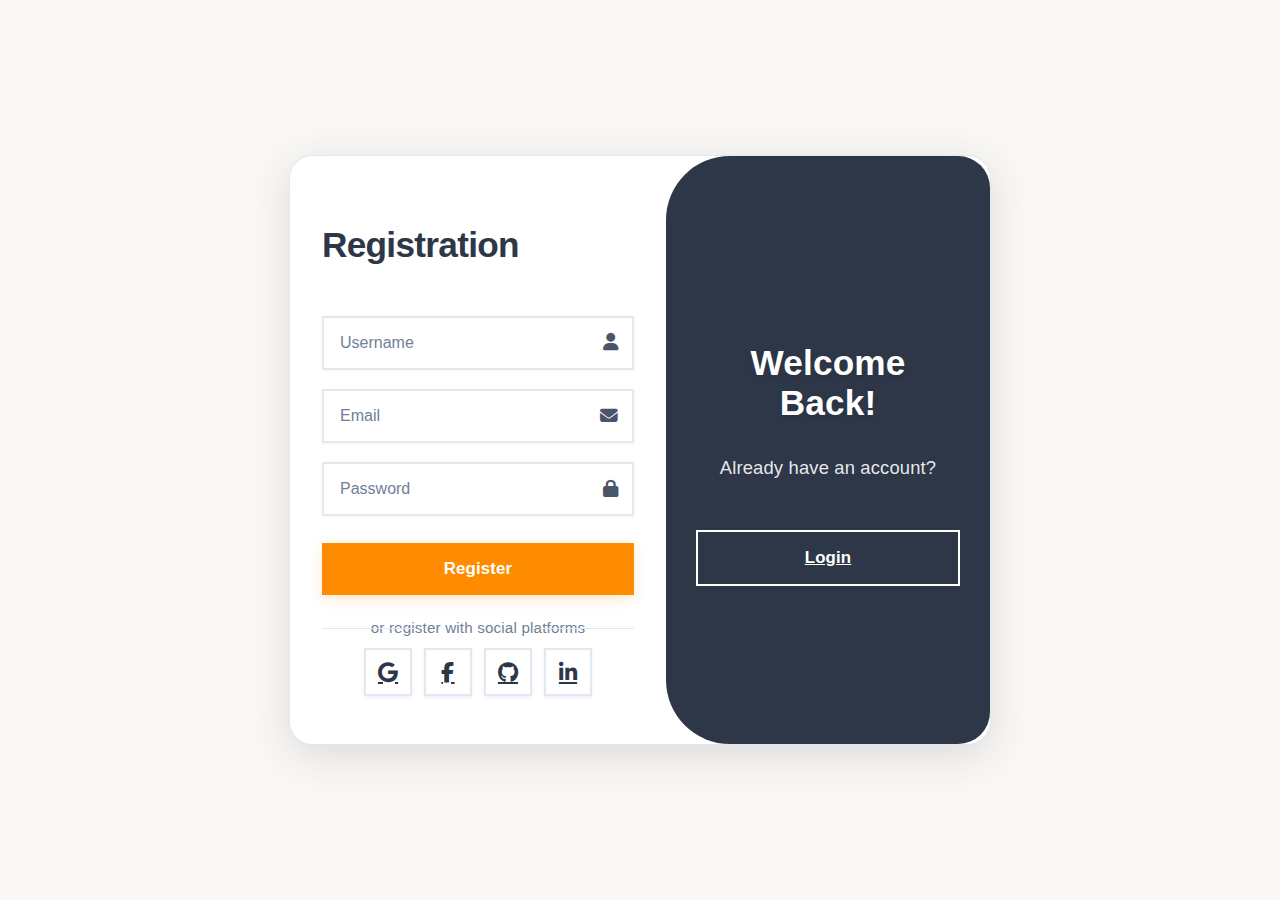
<file: register.html>
<!DOCTYPE html>
<html lang="id">
<head>
  <meta charset="UTF-8" />
  <meta name="viewport" content="width=device-width, initial-scale=1.0"/>
  <title>Register - SenadaHome</title>
  <link rel="stylesheet" href="auth-style.css" />
  <link rel="stylesheet" href="https://cdnjs.cloudflare.com/ajax/libs/font-awesome/6.4.0/css/all.min.css"/>
  <link rel="stylesheet" href="header-style.css"/>
</head>
<body>
  <div class="auth-bg">
    <div class="auth-card">
      <!-- Left: Registration Form -->
      <div class="auth-left">
        <h2 class="auth-title">Registration</h2>
        <form class="auth-form" autocomplete="off">
          <div id="register-message"></div>
          <div class="auth-input-group">
            <input type="text" placeholder="Username" required />
            <span class="auth-icon"><i class="fa fa-user"></i></span>
          </div>
          <div class="auth-input-group">
            <input type="email" placeholder="Email" required />
            <span class="auth-icon"><i class="fa fa-envelope"></i></span>
          </div>
          <div class="auth-input-group">
            <input type="password" placeholder="Password" required />
            <span class="auth-icon"><i class="fa fa-lock"></i></span>
          </div>
          <button type="submit" class="auth-btn primary">Register</button>
        </form>
        <div class="auth-or">or register with social platforms</div>
        <div class="auth-socials">
          <a href="#" class="auth-social"><i class="fab fa-google"></i></a>
          <a href="#" class="auth-social"><i class="fab fa-facebook-f"></i></a>
          <a href="#" class="auth-social"><i class="fab fa-github"></i></a>
          <a href="#" class="auth-social"><i class="fab fa-linkedin-in"></i></a>
        </div>
      </div>
      <!-- Right: Info Panel -->
      <div class="auth-right">
        <h2 class="auth-welcome">Welcome Back!</h2>
        <p class="auth-desc">Already have an account?</p>
        <a href="login.html" class="auth-btn outline">Login</a>
      </div>
    </div>
  </div>
  <script>
    // Staggered animation for input group
    window.addEventListener('DOMContentLoaded', function() {
      const groups = document.querySelectorAll('.auth-input-group, .auth-btn.primary');
      groups.forEach((el, i) => {
        setTimeout(() => el.classList.add('animate'), 200 + i * 120);
      });
    });
    document.querySelector('.auth-form').addEventListener('submit', function(e) {
      e.preventDefault();
      const msgDiv = document.getElementById('register-message');
      msgDiv.innerHTML = '<div class="message-success">Registrasi berhasil! Mengalihkan ke halaman login...</div>';
      setTimeout(() => {
        msgDiv.innerHTML = '';
        window.location.href = 'login.html';
      }, 1800);
    });
  </script>
  <style>
    .message-success {
      background: #d4edda;
      color: #155724;
      border: 1px solid #c3e6cb;
      border-radius: 8px;
      padding: 10px 16px;
      margin-bottom: 1rem;
      font-size: 0.97rem;
      text-align: center;
      animation: fadeIn 0.3s;
    }
    @keyframes fadeIn {
      from { opacity: 0; transform: translateY(-10px); }
      to { opacity: 1; transform: translateY(0); }
    }
  </style>
</body>
</html>
</file>
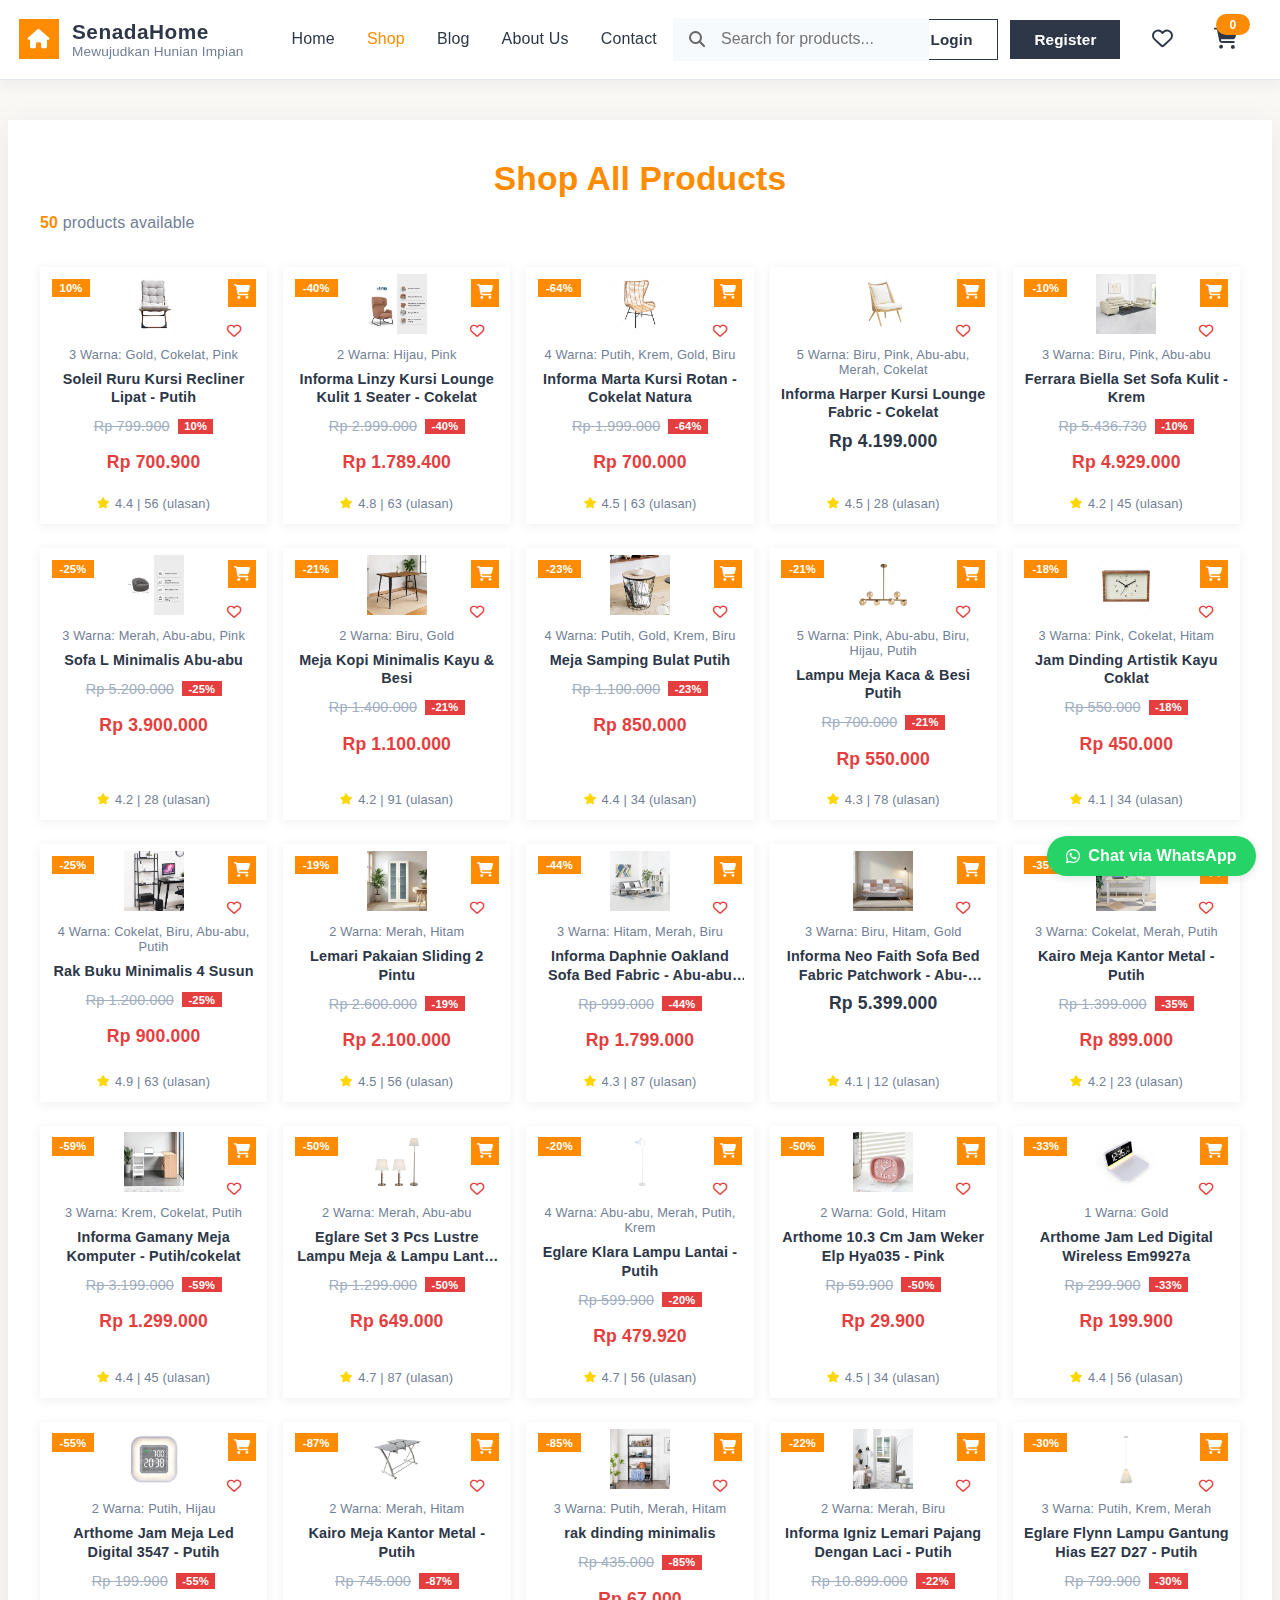
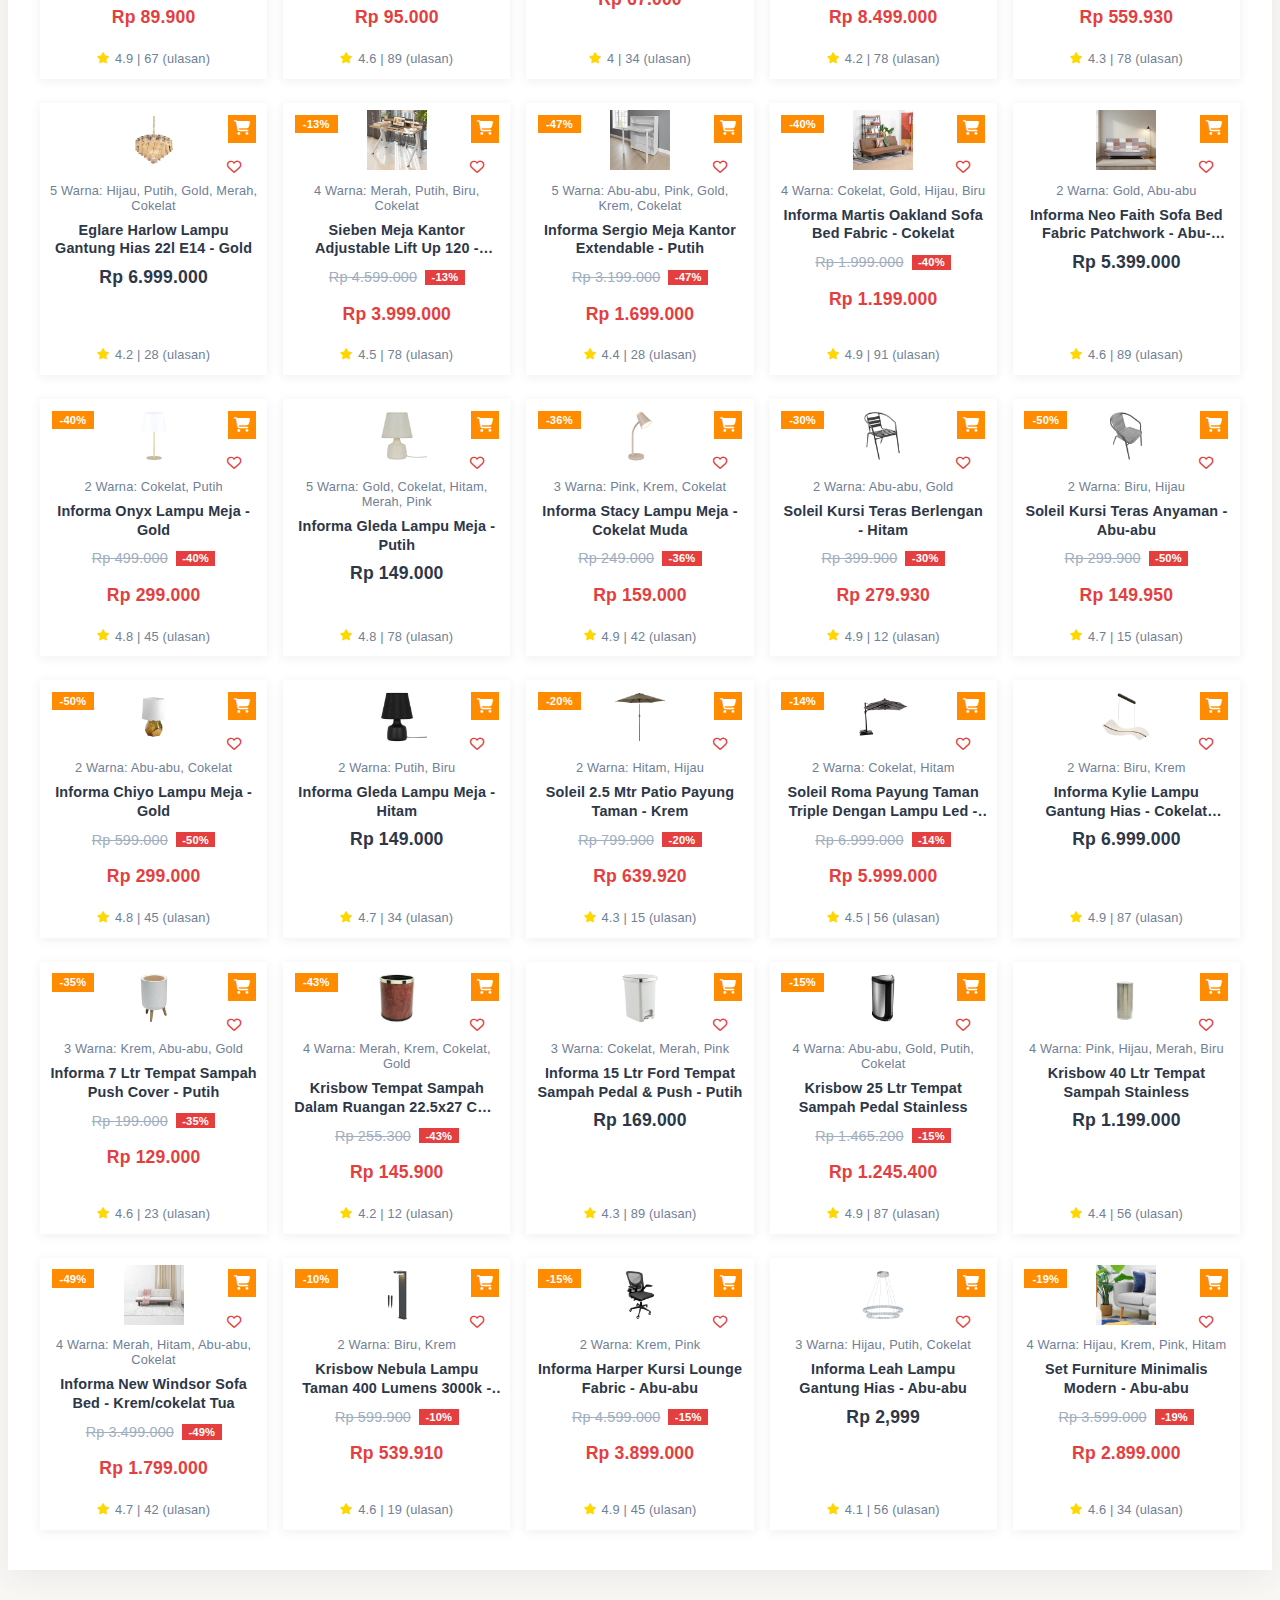
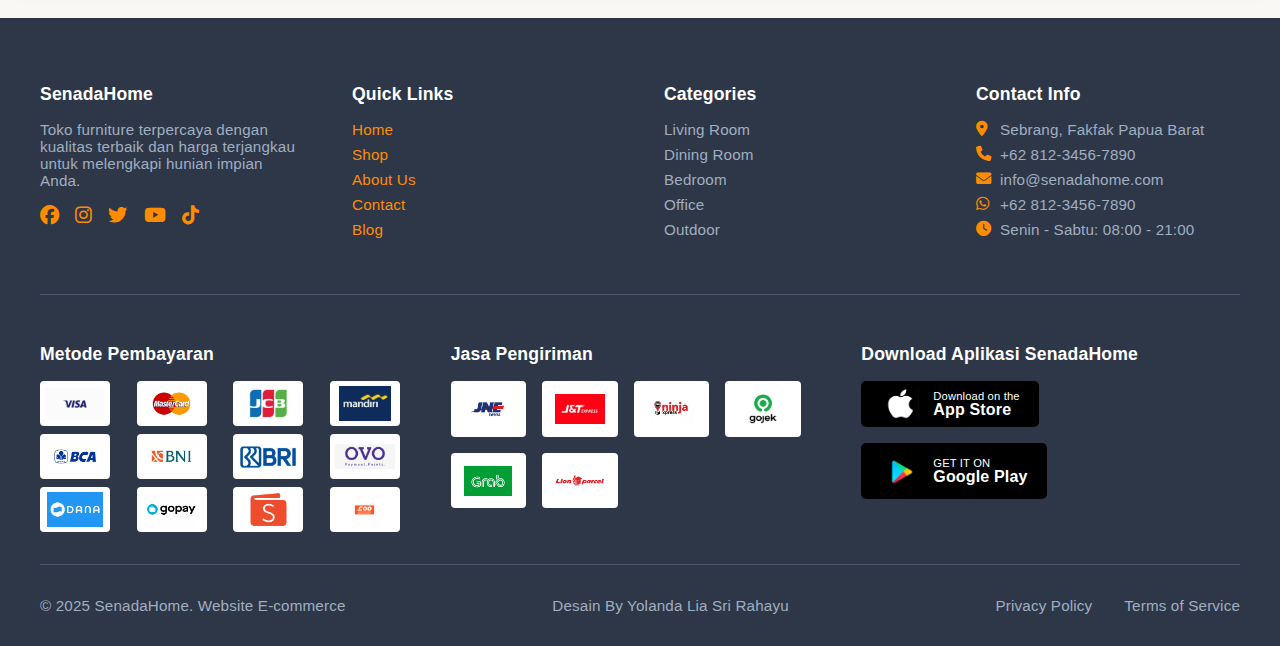
<file: shop.html>
<!DOCTYPE html>
<html lang="en">
<head>
  <meta charset="UTF-8" />
  <meta name="viewport" content="width=device-width, initial-scale=1.0"/>
  <title>SenadaHome - Shop</title>
  <link rel="stylesheet" href="https://cdnjs.cloudflare.com/ajax/libs/font-awesome/6.4.0/css/all.min.css"/>
  <link rel="stylesheet" href="header-style.css"/>
  <link rel="stylesheet" href="shop-style.css"/>
</head>
<body>
  <!-- Header -->
  <header class="main-header">
    <div class="header-left">
      <div class="brand">
        <div class="brand-icon">
          <i class="fas fa-home"></i>
        </div>
        <div class="brand-text">
          <div class="brand-name">SenadaHome</div>
          <div class="brand-subtitle">Mewujudkan Hunian Impian</div>
        </div>
      </div>
      <nav class="nav-links">
        <a href="index.html" class="nav-link">Home</a>
        <a href="shop.html" class="nav-link active">Shop</a>
        <a href="blog.html" class="nav-link">Blog</a>
        <a href="about.html" class="nav-link">About Us</a>
        <a href="contact.html" class="nav-link">Contact</a>
      </nav>
    </div>
    <div class="header-center">
      <div class="search-container">
        <input type="text" class="search-input" placeholder="Search for products..." id="search-input">
        <i class="fas fa-search search-icon"></i>
      </div>
    </div>
    <div class="header-right">
      <div class="auth-buttons">
        <a href="login.html" class="login-btn">
          <i class="fas fa-crown"></i>
          Login
        </a>
        <a href="register.html" class="register-btn">Register</a>
      </div>
      <a href="wishlist.html" class="header-btn">
        <i class="far fa-heart"></i>
      </a>
      <a href="checkout.html" class="header-btn">
        <i class="fas fa-shopping-cart"></i>
        <span class="cart-count" id="cart-count">0</span>
      </a>
    </div>
  </header>
  
  <div class="shop-container">
    <div class="shop-header">
      <div class="shop-title" style="text-align: center; width: 100%;">Shop All Products</div>
      <div class="shop-stats">
        <span id="product-count">0</span> products available
      </div>
    </div>
    
    <!-- Products will appear here directly -->
    <div class="shop-grid" id="shop-grid">
      <!-- Products will be loaded here immediately -->
    </div>
    
    <div class="shop-grid" id="shop-grid"></div>
  </div>
  
  <script>
let allProducts = [];
let filteredProducts = [];

function showError() {
  const grid = document.getElementById('shop-grid');
  grid.innerHTML = `
    <div class="error-container" style="text-align: center; padding: 2rem; color: #e53e3e; grid-column: 1 / -1;">
      <i class="fas fa-exclamation-triangle" style="font-size: 3rem; margin-bottom: 1rem;"></i>
      <p>Failed to load products. Please refresh the page.</p>
      <button onclick="location.reload()" style="margin-top: 1rem; padding: 0.5rem 1rem; background: #ff8c00; color: white; border: none; border-radius: 0px; cursor: pointer;">Refresh Page</button>
    </div>
  `;
}

function renderShopProducts() {
  const grid = document.getElementById('shop-grid');
  const productCount = document.getElementById('product-count');
  
  if (!grid) return;
  
  // Use filtered products if available, otherwise use all products
  const productsToRender = filteredProducts.length > 0 ? filteredProducts : allProducts;
  
  productCount.textContent = productsToRender.length;
  
  if (productsToRender.length === 0) {
    grid.innerHTML = `
      <div class="no-products">
        <i class="fas fa-search"></i>
        <p>No products found matching your search.</p>
      </div>
    `;
    return;
  }
  
  // Get current favorites
  const favorites = JSON.parse(localStorage.getItem('favorite') || '[]');
  
  grid.innerHTML = productsToRender.map((p, i) => {
    const isFavorite = favorites.some(fav => fav.title === p.name);
    const heartIcon = isFavorite ? 'fas fa-heart' : 'fa-regular fa-heart';
    const heartColor = isFavorite ? '#ff8c00' : '#e53e3e';
    
        return `
      <div class="shop-card" onclick="showProductDetail(${allProducts.indexOf(p)})" style="cursor:pointer;">
      ${p.discount ? `<div class='shop-prod-discount' style='background:#ff8c00;color:#fff;font-weight:700;'>${p.discount}</div>` : ''}
        <img src="${p.img}" alt="${p.name}" onerror="this.src='images/placeholder.jpg'">
        
        <!-- Color Options -->
        <div class="color-options" style="font-size:0.8rem;color:#718096;margin:0.5rem 0;text-align:center;">
          ${(() => {
            const colors = ['Putih', 'Hitam', 'Cokelat', 'Abu-abu', 'Krem', 'Merah', 'Biru', 'Hijau', 'Pink', 'Gold'];
            const randomColors = [];
            const numColors = Math.floor(Math.random() * 4) + 2; // 2-5 warna
            for (let i = 0; i < numColors; i++) {
              const randomColor = colors[Math.floor(Math.random() * colors.length)];
              if (!randomColors.includes(randomColor)) {
                randomColors.push(randomColor);
              }
            }
            return randomColors.length + ' Warna: ' + randomColors.join(', ');
          })()}
        </div>
        
        <!-- Product Title -->
      <div class="shop-prod-title">${p.name}</div>
        
        <!-- Price Section -->
        <div class="shop-prod-price-section">
          ${p.oldprice ? `<div class="old-price-row" style="display:flex;align-items:center;gap:0.5rem;justify-content:center;margin-bottom:0.3rem;">
            <span class="shop-prod-oldprice" style="color:#a0aec0;text-decoration:line-through;font-size:0.9rem;">Rp ${p.oldprice.toLocaleString('id-ID')}</span>
            ${p.discount ? `<span class="discount-badge-small" style="background:#e53e3e;color:#fff;padding:0.1rem 0.4rem;border-radius:0px;font-size:0.7rem;font-weight:700;">${p.discount}</span>` : ''}
          </div>` : ''}
          
          <div class="current-price-row" style="text-align:center;margin-bottom:0.5rem;">
            <span class="shop-prod-price" style="color:${p.oldprice ? '#e53e3e' : '#2d3748'};font-size:1.1rem;font-weight:700;">Rp ${p.price.toLocaleString('id-ID')}</span>
          </div>
        </div>
        
        <!-- Rating Section -->
        <div class="rating-section" style="display:flex;align-items:center;justify-content:center;gap:0.3rem;font-size:0.8rem;color:#718096;">
          <i class="fas fa-star" style="color:#ffd700;font-size:0.7rem;"></i>
          <span>${(() => {
            const ratings = [4.2, 4.5, 4.7, 4.8, 4.9, 4.3, 4.6, 4.4, 4.1, 4.0];
            const reviews = [12, 28, 45, 67, 89, 23, 34, 56, 78, 91, 15, 42, 63, 87, 19];
            const randomRating = ratings[Math.floor(Math.random() * ratings.length)];
            const randomReviews = reviews[Math.floor(Math.random() * reviews.length)];
            return `${randomRating} | ${randomReviews} (ulasan)`;
          })()}</span>
        </div>
        
        <!-- Action Buttons -->
        <button class="shop-addcart" title="Add to Cart" onclick="event.stopPropagation();addToCartShop(${allProducts.indexOf(p)})"><i class="fas fa-shopping-cart"></i></button>
        <button class="shop-addcart" title="${isFavorite ? 'Remove from Favorites' : 'Add to Favorites'}" style="top:48px;right:1.1rem;background:#fff;color:${heartColor};" onclick="event.stopPropagation();addToFavoriteShop(${allProducts.indexOf(p)})"><i class="${heartIcon}"></i></button>
      </div>
    `;
  }).join('');
}

function addToCartShop(idx) {
  const cart = JSON.parse(localStorage.getItem('cart') || '[]');
  const prod = allProducts[idx];
  cart.push({
    title: prod.name,
    price: 'Rp ' + prod.price.toLocaleString('id-ID'),
    img: prod.img,
    qty: 1
  });
  localStorage.setItem('cart', JSON.stringify(cart));
  showShopToast('Product successfully added to cart!');
  updateCartCount();
}

function addToFavoriteShop(idx) {
  const fav = JSON.parse(localStorage.getItem('favorite') || '[]');
  const prod = allProducts[idx];
  
  // Check if product already in favorites
  const existingIndex = fav.findIndex(item => item.title === prod.name);
  
  if (existingIndex === -1) {
    // Add to favorites
  fav.push({
    title: prod.name,
    price: 'Rp ' + prod.price.toLocaleString('id-ID'),
    img: prod.img
  });
  localStorage.setItem('favorite', JSON.stringify(fav));
    showShopToast('Product added to favorites!');
    
    // Change heart icon to filled
    const heartBtn = event.target.closest('.shop-addcart');
    if (heartBtn) {
      heartBtn.innerHTML = '<i class="fas fa-heart"></i>';
      heartBtn.style.color = '#ff8c00';
    }
  } else {
    // Remove from favorites
    fav.splice(existingIndex, 1);
    localStorage.setItem('favorite', JSON.stringify(fav));
    showShopToast('Product removed from favorites!');
    
    // Change heart icon back to outline
    const heartBtn = event.target.closest('.shop-addcart');
    if (heartBtn) {
      heartBtn.innerHTML = '<i class="fa-regular fa-heart"></i>';
      heartBtn.style.color = '#e53e3e';
    }
  }
}

function showShopToast(msg) {
  let toast = document.createElement('div');
  toast.className = 'shop-toast';
  toast.textContent = msg;
  document.body.appendChild(toast);
  setTimeout(() => { toast.remove(); }, 1800);
}

function updateCartCount() {
  const cart = JSON.parse(localStorage.getItem('cart') || '[]');
  document.getElementById('cart-count').textContent = cart.length;
}

function filterProducts(searchTerm) {
  if (!searchTerm.trim()) {
    filteredProducts = [];
    renderShopProducts();
    return;
  }
  
  filteredProducts = allProducts.filter(product => 
    product.name.toLowerCase().includes(searchTerm.toLowerCase()) ||
    product.desc.toLowerCase().includes(searchTerm.toLowerCase())
  );
  
  renderShopProducts();
}

// Products loading is now handled directly in DOMContentLoaded

// Search functionality
document.addEventListener('DOMContentLoaded', function() {
  const searchInput = document.getElementById('search-input');
  let searchTimeout;
  
  searchInput.addEventListener('input', function() {
    clearTimeout(searchTimeout);
    searchTimeout = setTimeout(() => {
      filterProducts(this.value);
    }, 300);
  });
  
  updateCartCount();
  
  // Load products directly without server - using hardcoded data
  console.log('DOM loaded, loading products directly...');
  
  // Use all 50 products directly from products.json data
  allProducts = [
    {
      "img": "images/chair1.jpg",
      "name": "Soleil Ruru Kursi Recliner Lipat - Putih",
      "price": 700900,
      "oldprice": 799900,
      "discount": "10%",
      "desc": "Brand: SOLEIL",
      "detail": "Material dudukan: polyester\nMaterial kaki: steel\nMaterial sandaran: polyester\nFinishing: powder coating\nDaya Beban: 120 kg\nPenempatan: outdoor\nEmpuk dan nyaman\nBantalan dapat dilepas dan dicuci\nMaterial berkualitas dan tahan lama\nRangka yang kokoh dan stabil\nCocok diletakkan di teras atau halaman rumah\nDimensi produk terlipat: 24.5 x 7.5 x 117.5 cm\nDapat diputar: tidak\nDaya Beban: 120 kg\nFinishing: powder coating\nIsi set: 1 pc\nMaterial dudukan: polyester\nMaterial kaki: steel\nMaterial sandaran: polyester\nPenempatan: outdoor\nSistem reclining: ya\nStackable: tidak\nTinggi dudukan: 45.7 cm\nTinggi sandaran: 45.7 cm\nWarna: Putih\nDimensi Kemasan: 120.5 x 12.5 x 67.5 cm\nBerat: 6.3 kg\nSKU: 10640278\nNama Komoditas: RURU LOUNGE CHAIR WITH PADDED BEIGE"
    },
    {
      "img": "images/chair2.jpg",
      "name": "Informa Linzy Kursi Lounge Kulit 1 Seater - Cokelat",
      "price": 1789400,
      "oldprice": 2999000,
      "discount": "-40%",
      "desc": "Kursi trendy untuk memberi aksen estetis pada ruangan.",
      "detail": "Material dudukan: kulit\nMaterial kaki: metal\nMaterial sandaran: PVC leather\nFinishing: powder coating\nDaya Beban: 130 kg\nPenempatan: indoor\nKursi trendy untuk memberi aksen estetis pada ruangan\nDesain ergonomis\nKualitas dudukan dan sandaran empuk\nNyaman saat digunakan\nRangka kuat, kokoh, stabil, dan awet\nSandaran yang dapat menopang mulai dari punggung hingga kepala\nCocok untuk hunian pribadi atau area komersial\nDapat diputar: ya\nDaya Beban: 130 kg\nDimensi produk: 70 cm x 78.5 cm x 107 cm\nFinishing: powder coating\nIsi set: 1 pc\nMaterial dudukan: kulit\nMaterial kaki: metal\nMaterial sandaran: PVC leather\nPenempatan: indoor\nSistem reclining: tidak\nStackable: tidak\nTinggi dudukan: 45 cm\nWarna: Cokelat\nDimensi Kemasan: 76.0 x 76.0 x 83.0 cm\nBerat: 21 kg\nSKU: 10588640\nNama Komoditas: LINZY LOUNGE CHAIR 1 SEATER PVC BROWN"
    },
    {
      "img": "images/chair3.jpg",
      "name": "Informa Marta Kursi Rotan - Cokelat Natura",
      "price": 700000,
      "oldprice": 1999000,
      "discount": "-64%",
      "desc": "Cocok untuk kebutuhan rumah tinggal dan area komersial",
      "detail": "Material dudukan: rotan\nMaterial kaki: steel\nMaterial sandaran: rotan\nPenempatan: indoor\nDapat diputar: tidak\nStackable: tidak\nRangka kursi kokoh dan stabil\nMemiliki bantalan dudukan yang empuk dan nyaman\nMaterial berkualitas dan awet\nCocok untuk kebutuhan rumah tinggal dan area komersial\n*Tidak termasuk bantal sandaran\nDapat diputar: tidak\nDimensi produk: 68 cm x 74 cm x 103.5 cm\nIsi set: 1 pc\nMaterial dudukan: rotan\nMaterial kaki: steel\nMaterial sandaran: rotan\nPenempatan: indoor\nSistem reclining: tidak\nStackable: tidak\nWarna: Cokelat\nDimensi Kemasan: 74.0 x 71.0 x 71.0 cm\nBerat: 9.9 kg\nSKU: 10455134\nNama Komoditas: MARTA EGG CHAIR NATURAL"
    },
    {
      "img": "images/chair4.jpg",
      "name": "Informa Harper Kursi Lounge Fabric - Cokelat",
      "price": 4199000,
      "oldprice": null,
      "discount": null,
      "desc": "Kursi berlengan statis, desain elegan dan kokoh.",
      "detail": "Material dudukan: fabric\nMaterial kaki: plastik PE\nMaterial sandaran: plastik PE\nFinishing: powder coating\nDaya Beban: 150 kg\nPenempatan: indoor & semi outdoor\nAksen rotan yang natural\nRangka kuat, kokoh, dan stabil\nKualitas dudukan dan sandaran yang nyaman\nDilengkapi 1 bantal sandaran dan 1 bantal dudukan\nCocok untuk penggunaan di hunian pribadi atau area komersial\nDapat diputar: tidak\nDaya Beban: 150 kg\nDimensi produk: 63 cm x 75 cm x 95 cm\nFinishing: powder coating\nIsi set: 1 pc\nMaterial dudukan: fabric\nMaterial kaki: plastik PE\nMaterial sandaran: plastik PE\nPenempatan: indoor & semi outdoor\nSistem reclining: tidak\nStackable: tidak\nWarna: Cokelat\nDimensi Kemasan: 110.0 x 66.0 x 40.0 cm\nBerat: 10 kg\nSKU: 10473024\nNama Komoditas: HARPER LOUNGE CHAIR BROWN"
    },
    {
      "img": "images/sofa1.jpg",
      "name": "Ferrara Biella Set Sofa Kulit - Krem",
      "price": 4929000,
      "oldprice": 5436730,
      "discount": "-10%",
      "desc": "Sofa kulit premium, desain elegan dan nyaman untuk ruang tamu modern.",
      "detail": "Material: Kulit sintetis & kayu solid\nUkuran: 200x90x85cm\nWarna: Krem\nKapasitas: 3 dudukan\nBusa tebal, empuk, dan tahan lama\nRangka kokoh\nCocok untuk ruang tamu atau ruang keluarga\nSKU: 20010001"
    },
    {
      "img": "images/sofa2.jpg",
      "name": "Sofa L Minimalis Abu-abu",
      "price": 3900000,
      "oldprice": 5200000,
      "discount": "-25%",
      "desc": "Sofa L, cocok untuk ruang keluarga besar.",
      "detail": "Material: Kain, busa\nUkuran: 250x160x85cm\nWarna: Abu-abu\nKualitas: Premium\nRangka kuat\nBusa empuk\nSKU: 20010002"
    },
    {
      "img": "images/table.jpg",
      "name": "Meja Kopi Minimalis Kayu & Besi",
      "price": 1100000,
      "oldprice": 1400000,
      "discount": "-21%",
      "desc": "Meja kopi minimalis, material kayu dan besi.",
      "detail": "Material: Kayu & besi\nUkuran: 100x50x45cm\nWarna: Coklat\nKualitas: Premium\nDesain modern\nCocok untuk ruang tamu\nSKU: 30020001"
    },
    {
      "img": "images/table2.jpg",
      "name": "Meja Samping Bulat Putih",
      "price": 850000,
      "oldprice": 1100000,
      "discount": "-23%",
      "desc": "Meja samping bulat, cocok untuk sudut ruangan.",
      "detail": "Material: Kayu\nUkuran: 50x50x50cm\nWarna: Putih\nDesain minimalis\nSKU: 30020002"
    },
    {
      "img": "images/lamp2.jpg",
      "name": "Lampu Meja Kaca & Besi Putih",
      "price": 550000,
      "oldprice": 700000,
      "discount": "-21%",
      "desc": "Lampu meja modern, pencahayaan hangat.",
      "detail": "Material: Kaca & besi\nUkuran: 20x20x40cm\nWarna: Putih\nCocok untuk meja kerja atau nakas\nSKU: 40030002"
    },
    {
      "img": "images/clock1.jpg",
      "name": "Jam Dinding Artistik Kayu Coklat",
      "price": 450000,
      "oldprice": 550000,
      "discount": "-18%",
      "desc": "Jam dinding kayu, desain unik dan artistik.",
      "detail": "Material: Kayu\nUkuran: 35x35x5cm\nWarna: Coklat\nCocok untuk ruang keluarga atau kantor\nSKU: 50040001"
    },
    {
      "img": "images/rak1.jpg",
      "name": "Rak Buku Minimalis 4 Susun",
      "price": 900000,
      "oldprice": 1200000,
      "discount": "-25%",
      "desc": "Rak buku minimalis, 4 tingkat, hemat tempat.",
      "detail": "Material: Kayu MDF\nUkuran: 60x30x150cm\nWarna: Putih\nCocok untuk ruang kerja atau kamar tidur\nSKU: 60050001"
    },
    {
      "img": "images/lemari1.jpg",
      "name": "Lemari Pakaian Sliding 2 Pintu",
      "price": 2100000,
      "oldprice": 2600000,
      "discount": "-19%",
      "desc": "Lemari pakaian sliding, kapasitas besar.",
      "detail": "Material: Kayu partikel\nUkuran: 120x55x200cm\nWarna: Coklat muda\n2 pintu sliding\nCocok untuk kamar tidur\nSKU: 70060001"
    },
    {
      "img": "images/sofa3.jpg",
      "name": "Informa Daphnie Oakland Sofa Bed Fabric - Abu-abu Tua",
      "price": 1799000,
      "oldprice": 999000,
      "discount": "-44%",
      "desc": "Sofa bed multifungsi dengan desain modern, cocok untuk ruang tamu maupun kamar tidur. Warna abu-abu tua yang elegan memberikan nuansa tenang dan mewah.",
      "detail": "Material: Kain fabric premium, rangka kayu solid, busa tebal berkualitas. Ukuran: 180x90x80cm. Warna: Abu-abu tua. Fitur: Dapat dijadikan tempat tidur, sandaran dapat diatur, mudah dibersihkan. Cocok untuk apartemen, rumah minimalis, atau ruang keluarga. Kapasitas: 2-3 orang. SKU: 20010003."
    },
    {
      "img": "images/sofa4.jpg",
      "name": "Informa Neo Faith Sofa Bed Fabric Patchwork - Abu-abu/cokelat",
      "price": 5399000,
      "desc": "Sofa bed patchwork dengan kombinasi warna abu-abu dan cokelat, memberikan sentuhan artistik dan unik pada ruangan Anda.",
      "detail": "Material: Kain patchwork, busa empuk, rangka kayu kuat. Ukuran: 185x95x85cm. Warna: Abu-abu/cokelat. Fitur: Dapat dilipat menjadi tempat tidur, desain ergonomis, mudah dipindahkan. Ideal untuk ruang tamu, kamar tamu, atau studio. Kapasitas: 2 orang. SKU: 20010004."
    },
    {
      "img": "images/table3.jpg",
      "name": "Kairo Meja Kantor Metal - Putih",
      "price": 899000,
      "oldprice": 1399000,
      "discount": "-35%",
      "desc": "Meja kantor minimalis dengan rangka metal dan permukaan putih bersih, cocok untuk ruang kerja modern.",
      "detail": "Material: Metal powder coating, permukaan MDF putih. Ukuran: 120x60x75cm. Warna: Putih. Fitur: Kuat, stabil, mudah dirakit, desain minimalis. Cocok untuk meja kerja, meja belajar, atau meja komputer. SKU: 30020003."
    },
    {
      "img": "images/table4.jpg",
      "name": "Informa Gamany Meja Komputer - Putih/cokelat",
      "price": 1299000,
      "oldprice": 3199000,
      "discount": "-59%",
      "desc": "Meja komputer modern dengan kombinasi warna putih dan cokelat, memberikan kesan elegan dan profesional di ruang kerja Anda.",
      "detail": "Material: Kayu partikel finishing PVC, rangka besi. Ukuran: 140x60x75cm. Warna: Putih/cokelat. Fitur: Terdapat rak tambahan, mudah dirakit, permukaan luas. Cocok untuk komputer, laptop, dan perlengkapan kerja. SKU: 30020004."
    },
    {
      "img": "images/lamp3.jpg",
      "name": "Eglare Set 3 Pcs Lustre Lampu Meja & Lampu Lantai Brass - Cokelat Walnut/putih",
      "price": 649000,
      "oldprice": 1299000,
      "discount": "-50%",
      "desc": "Set lampu meja dan lampu lantai dengan sentuhan brass dan warna walnut/putih, menambah kehangatan dan kemewahan pada ruangan.",
      "detail": "Material: Besi brass, kayu walnut, kap lampu kain. Set terdiri dari 2 lampu meja dan 1 lampu lantai. Warna: Cokelat walnut/putih. Fitur: Cahaya hangat, desain elegan, cocok untuk ruang tamu, kamar tidur, atau ruang baca. SKU: 40030003."
    },
    {
      "img": "images/lamp4.jpg",
      "name": "Eglare Klara Lampu Lantai - Putih",
      "price": 479920,
      "oldprice": 599900,
      "discount": "-20%",
      "desc": "Lampu lantai minimalis dengan warna putih bersih, memberikan pencahayaan lembut dan modern di sudut ruangan Anda.",
      "detail": "Material: Besi, kap lampu kain. Ukuran: 150x30x30cm. Warna: Putih. Fitur: Mudah dipindahkan, desain minimalis, cocok untuk ruang tamu, kamar tidur, atau ruang baca. SKU: 40030004."
    },
    {
      "img": "images/clock2.jpg",
      "name": "Arthome 10.3 Cm Jam Weker Elp Hya035 - Pink",
      "price": 29900,
      "oldprice": 59900,
      "discount": "-50%",
      "desc": "Jam weker mungil warna pink, cocok untuk meja belajar atau nakas kamar tidur anak.",
      "detail": "Material: Plastik ABS, mesin quartz. Ukuran: 10.3cm. Warna: Pink. Fitur: Alarm nyaring, mudah diatur, hemat baterai. Cocok untuk anak-anak atau remaja. SKU: 50040002."
    },
    {
      "img": "images/clock3.jpg",
      "name": "Arthome Jam Led Digital Wireless Em9927a",
      "price": 199900,
      "oldprice": 299900,
      "discount": "-33%",
      "desc": "Jam digital LED wireless dengan tampilan modern, cocok untuk meja kerja atau ruang keluarga.",
      "detail": "Material: Plastik ABS, display LED. Ukuran: 20x8x4cm. Warna: Hitam. Fitur: Wireless, alarm, tampilan waktu dan suhu, hemat energi. Cocok untuk rumah modern. SKU: 50040003."
    },
    {
      "img": "images/clock4.jpg",
      "name": "Arthome Jam Meja Led Digital 3547 - Putih",
      "price": 89900,
      "oldprice": 199900,
      "discount": "-55%",
      "desc": "Jam meja LED digital warna putih, desain minimalis dan mudah dibaca, cocok untuk meja kerja atau nakas.",
      "detail": "Material: Plastik ABS, display LED. Ukuran: 15x6x4cm. Warna: Putih. Fitur: Alarm, tampilan waktu dan suhu, hemat energi. Cocok untuk rumah modern atau kantor. SKU: 50040004."
    },
    {
      "img": "images/mejakantor.jpg",
      "name": "Kairo Meja Kantor Metal - Putih",
      "price": 95000,
      "oldprice": 745000,
      "discount": "-87%",
      "desc": "Meja kantor metal dengan desain minimalis dan permukaan putih bersih, ideal untuk ruang kerja yang efisien dan modern.",
      "detail": "Material: Metal powder coating, permukaan MDF putih. Ukuran: 100x50x75cm. Warna: Putih. Fitur: Kuat dan stabil, mudah dirakit, desain minimalis, cocok untuk laptop atau komputer. Ideal untuk home office atau ruang kerja kecil. SKU: 30020005."
    },
    {
      "img": "images/rakdinding.jpg",
      "name": "rak dinding minimalis",
      "price": 67000,
      "oldprice": 435000,
      "discount": "-85%",
      "desc": "Rak dinding minimalis dengan desain sederhana dan elegan, cocok untuk menyimpan buku, dekorasi, atau barang-barang kecil lainnya.",
      "detail": "Material: Kayu MDF dengan finishing putih. Ukuran: 80x20x15cm. Warna: Putih. Fitur: Mudah dipasang, hemat ruang, desain minimalis, cocok untuk ruang tamu, kamar tidur, atau dapur. Kapasitas penyimpanan optimal untuk buku dan dekorasi. SKU: 60050002."
    },
    {
      "img": "images/item27.jpg",
      "name": "Informa Igniz Lemari Pajang Dengan Laci - Putih",
      "price": 8499000,
      "oldprice": 10899000,
      "discount": "-22%",
      "desc": "Lemari pajang dengan laci tambahan, memberikan kombinasi sempurna antara fungsi penyimpanan dan display yang elegan.",
      "detail": "Material: Kayu partikel dengan finishing PVC putih. Ukuran: 120x40x180cm. Warna: Putih. Fitur: Terdapat laci untuk penyimpanan tertutup, rak terbuka untuk pajangan, desain modern, cocok untuk ruang tamu atau ruang keluarga. Kapasitas penyimpanan optimal dengan kombinasi laci dan rak terbuka. SKU: 70060002."
    },
    {
      "img": "images/item28.jpg",
      "name": "Eglare Flynn Lampu Gantung Hias E27 D27 - Putih",
      "price": 559930,
      "oldprice": 799900,
      "discount": "-30%",
      "desc": "Lampu gantung hias dengan desain modern dan elegan, memberikan pencahayaan yang hangat dan menciptakan suasana yang nyaman di ruangan.",
      "detail": "Material: Besi dengan kap lampu kaca putih. Ukuran: 40x40x60cm. Warna: Putih. Fitur: Menggunakan bohlam E27, pencahayaan hangat, desain elegan, cocok untuk ruang makan, ruang tamu, atau foyer. Menciptakan suasana yang mewah dan nyaman. SKU: 40030005."
    },
    {
      "img": "images/item29.jpg",
      "name": "Eglare Harlow Lampu Gantung Hias 22l E14 - Gold",
      "price": 6999000,
      "desc": "Lampu gantung hias dengan aksen gold yang mewah, memberikan sentuhan kemewahan dan elegan pada ruangan Anda.",
      "detail": "Material: Besi dengan finishing gold, kap lampu kaca. Ukuran: 50x50x70cm. Warna: Gold. Fitur: Menggunakan bohlam E14, pencahayaan hangat, desain mewah, cocok untuk ruang makan formal, ruang tamu mewah, atau area resepsi. Menciptakan suasana yang glamor dan elegan. SKU: 40030006."
    },
    {
      "img": "images/item30.jpg",
      "name": "Sieben Meja Kantor Adjustable Lift Up 120 - Cokelat",
      "price": 3999000,
      "oldprice": 4599000,
      "discount": "-13%",
      "desc": "Meja kantor adjustable dengan sistem lift up yang inovatif, memungkinkan pengaturan tinggi meja sesuai kebutuhan ergonomis.",
      "detail": "Material: Kayu solid dengan rangka besi. Ukuran: 120x60x75cm (adjustable). Warna: Cokelat. Fitur: Sistem lift up elektrik, pengaturan tinggi 65-125cm, permukaan luas, cocok untuk ruang kerja modern. Ideal untuk home office atau kantor yang mengutamakan ergonomis. SKU: 30020006."
    },
    {
      "img": "images/item31.jpg",
      "name": "Informa Sergio Meja Kantor Extendable - Putih",
      "price": 1699000,
      "oldprice": 3199000,
      "discount": "-47%",
      "desc": "Meja kantor extendable dengan permukaan yang dapat diperluas, memberikan fleksibilitas maksimal untuk berbagai kebutuhan kerja.",
      "detail": "Material: Kayu partikel dengan finishing PVC putih. Ukuran: 120-180x60x75cm (extendable). Warna: Putih. Fitur: Permukaan dapat diperluas, sistem sliding yang halus, cocok untuk komputer dan laptop, ideal untuk ruang kerja yang membutuhkan fleksibilitas. SKU: 30020007."
    },
    {
      "img": "images/item32.jpg",
      "name": "Informa Martis Oakland Sofa Bed Fabric - Cokelat",
      "price": 1199000,
      "oldprice": 1999000,
      "discount": "-40%",
      "desc": "Sofa bed dengan kain fabric berkualitas tinggi, memberikan kenyamanan maksimal baik sebagai sofa maupun tempat tidur.",
      "detail": "Material: Kain fabric premium, rangka kayu solid, busa tebal. Ukuran: 180x90x80cm. Warna: Cokelat. Fitur: Dapat dijadikan tempat tidur, sandaran dapat diatur, mudah dibersihkan, cocok untuk apartemen atau ruang tamu. Kapasitas: 2-3 orang. SKU: 20010005."
    },
    {
      "img": "images/item33.jpg",
      "name": "Informa Neo Faith Sofa Bed Fabric Patchwork - Abu-abu/cokelat",
      "price": 5399000,
      "desc": "Sofa bed patchwork dengan kombinasi warna abu-abu dan cokelat yang unik, memberikan sentuhan artistik pada ruangan.",
      "detail": "Material: Kain patchwork, busa empuk, rangka kayu kuat. Ukuran: 185x95x85cm. Warna: Abu-abu/cokelat. Fitur: Dapat dilipat menjadi tempat tidur, desain ergonomis, mudah dipindahkan, ideal untuk ruang tamu atau kamar tamu. Kapasitas: 2 orang. SKU: 20010006."
    },
    {
      "img": "images/item34.jpg",
      "name": "Informa Onyx Lampu Meja - Gold",
      "price": 299000,
      "oldprice": 499000,
      "discount": "-40%",
      "desc": "Lampu meja dengan aksen gold yang elegan, memberikan pencahayaan yang hangat dan menciptakan suasana yang nyaman.",
      "detail": "Material: Besi dengan finishing gold, kap lampu kaca. Ukuran: 25x25x45cm. Warna: Gold. Fitur: Pencahayaan hangat, desain elegan, cocok untuk meja kerja, nakas, atau meja samping. Menciptakan suasana yang mewah dan nyaman. SKU: 40030007."
    },
    {
      "img": "images/item35.jpg",
      "name": "Informa Gleda Lampu Meja - Putih",
      "price": 149000,
      "desc": "Lampu meja minimalis dengan warna putih bersih, memberikan pencahayaan yang lembut dan modern.",
      "detail": "Material: Besi dengan kap lampu kaca putih. Ukuran: 20x20x40cm. Warna: Putih. Fitur: Desain minimalis, pencahayaan lembut, cocok untuk meja kerja, nakas, atau meja samping. Ideal untuk ruangan dengan tema minimalis. SKU: 40030008."
    },
    {
      "img": "images/item36.jpg",
      "name": "Informa Stacy Lampu Meja - Cokelat Muda",
      "price": 159000,
      "oldprice": 249000,
      "discount": "-36%",
      "desc": "Lampu meja dengan warna cokelat muda yang hangat, memberikan pencahayaan yang nyaman dan menciptakan suasana yang cozy.",
      "detail": "Material: Besi dengan kap lampu kain cokelat muda. Ukuran: 22x22x42cm. Warna: Cokelat muda. Fitur: Pencahayaan hangat, desain modern, cocok untuk meja kerja, nakas, atau meja samping. Menciptakan suasana yang hangat dan nyaman. SKU: 40030009."
    },
    {
      "img": "images/item37.jpg",
      "name": "Soleil Kursi Teras Berlengan - Hitam",
      "price": 279930,
      "oldprice": 399900,
      "discount": "-30%",
      "desc": "Kursi teras berlengan dengan warna hitam yang elegan, cocok untuk area outdoor yang membutuhkan kenyamanan maksimal.",
      "detail": "Material: Plastik PE dengan rangka besi. Ukuran: 65x75x95cm. Warna: Hitam. Fitur: Tahan cuaca, mudah dibersihkan, desain ergonomis, cocok untuk teras, balkon, atau taman. Daya tahan tinggi untuk penggunaan outdoor. SKU: 10010005."
    },
    {
      "img": "images/item38.jpg",
      "name": "Soleil Kursi Teras Anyaman - Abu-abu",
      "price": 149950,
      "oldprice": 299900,
      "discount": "-50%",
      "desc": "Kursi teras anyaman dengan warna abu-abu yang netral, memberikan kenyamanan dan estetika yang seimbang.",
      "detail": "Material: Anyaman rotan sintetis dengan rangka besi. Ukuran: 60x70x90cm. Warna: Abu-abu. Fitur: Tahan cuaca, desain natural, mudah dibersihkan, cocok untuk teras, balkon, atau area outdoor. Memberikan nuansa natural dan nyaman. SKU: 10010006."
    },
    {
      "img": "images/item39.jpg",
      "name": "Informa Chiyo Lampu Meja - Gold",
      "price": 299000,
      "oldprice": 599000,
      "discount": "-50%",
      "desc": "Lampu meja dengan aksen gold yang mewah, memberikan pencahayaan yang hangat dan menciptakan suasana yang elegan.",
      "detail": "Material: Besi dengan finishing gold, kap lampu kaca. Ukuran: 28x28x48cm. Warna: Gold. Fitur: Pencahayaan hangat, desain mewah, cocok untuk meja kerja, nakas, atau meja samping. Menciptakan suasana yang glamor dan nyaman. SKU: 40030010."
    },
    {
      "img": "images/item40.jpg",
      "name": "Informa Gleda Lampu Meja - Hitam",
      "price": 149000,
      "desc": "Lampu meja minimalis dengan warna hitam yang elegan, memberikan pencahayaan yang modern dan sophisticated.",
      "detail": "Material: Besi dengan kap lampu kaca hitam. Ukuran: 20x20x40cm. Warna: Hitam. Fitur: Desain minimalis, pencahayaan modern, cocok untuk meja kerja, nakas, atau meja samping. Ideal untuk ruangan dengan tema modern dan elegan. SKU: 40030011."
    },
    {
      "img": "images/item41.jpg",
      "name": "Soleil 2.5 Mtr Patio Payung Taman - Krem",
      "price": 639920,
      "oldprice": 799900,
      "discount": "-20%",
      "desc": "Payung taman dengan diameter 2.5 meter dan warna krem yang elegan, memberikan perlindungan maksimal dari sinar matahari.",
      "detail": "Material: Kain polyester tahan UV dengan rangka aluminium. Ukuran: Diameter 2.5m, tinggi 2.3m. Warna: Krem. Fitur: Tahan UV, mudah dibuka/tutup, cocok untuk taman, teras, atau area outdoor. Memberikan perlindungan optimal dari sinar matahari. SKU: 80070001."
    },
    {
      "img": "images/item42.jpg",
      "name": "Soleil Roma Payung Taman Triple Dengan Lampu Led - Hitam",
      "price": 5999000,
      "oldprice": 6999000,
      "discount": "-14%",
      "desc": "Payung taman triple dengan lampu LED terintegrasi, memberikan kombinasi sempurna antara perlindungan dan pencahayaan.",
      "detail": "Material: Kain polyester tahan UV dengan rangka aluminium dan lampu LED. Ukuran: Diameter 3m, tinggi 2.5m. Warna: Hitam. Fitur: Lampu LED terintegrasi, tahan UV, mudah dibuka/tutup, cocok untuk taman atau area outdoor. Memberikan perlindungan dan pencahayaan sekaligus. SKU: 80070002."
    },
    {
      "img": "images/item43.jpg",
      "name": "Informa Kylie Lampu Gantung Hias - Cokelat Coffee",
      "price": 6999000,
      "desc": "Lampu gantung hias dengan warna cokelat coffee yang hangat, memberikan pencahayaan yang nyaman dan menciptakan suasana yang cozy.",
      "detail": "Material: Besi dengan kap lampu kaca cokelat. Ukuran: 45x45x65cm. Warna: Cokelat coffee. Fitur: Pencahayaan hangat, desain elegan, cocok untuk ruang makan, ruang tamu, atau area keluarga. Menciptakan suasana yang hangat dan nyaman. SKU: 40030012."
    },
    {
      "img": "images/item44.jpg",
      "name": "Informa 7 Ltr Tempat Sampah Push Cover - Putih",
      "price": 129000,
      "oldprice": 199000,
      "discount": "-35%",
      "desc": "Tempat sampah dengan sistem push cover yang praktis, memberikan kemudahan dalam membuang sampah tanpa perlu menyentuh tutup.",
      "detail": "Material: Plastik HDPE dengan sistem push cover. Kapasitas: 7 liter. Warna: Putih. Fitur: Sistem push cover, mudah dibersihkan, cocok untuk dapur, kamar mandi, atau area indoor. Desain praktis dan higienis. SKU: 90080001."
    },
    {
      "img": "images/item45.jpg",
      "name": "Krisbow Tempat Sampah Dalam Ruangan 22.5x27 Cm - Merah",
      "price": 145900,
      "oldprice": 255300,
      "discount": "-43%",
      "desc": "Tempat sampah dalam ruangan dengan warna merah yang eye-catching, memberikan aksen warna yang menarik pada ruangan.",
      "detail": "Material: Plastik ABS dengan tutup. Ukuran: 22.5x27cm. Warna: Merah. Fitur: Tutup rapat, mudah dibersihkan, cocok untuk ruang tamu, kamar tidur, atau area indoor. Memberikan aksen warna yang menarik. SKU: 90080002."
    },
    {
      "img": "images/item46.jpg",
      "name": "Informa 15 Ltr Ford Tempat Sampah Pedal & Push - Putih",
      "price": 169000,
      "desc": "Tempat sampah dengan sistem pedal dan push yang inovatif, memberikan kemudahan maksimal dalam membuang sampah.",
      "detail": "Material: Plastik HDPE dengan sistem pedal dan push. Kapasitas: 15 liter. Warna: Putih. Fitur: Sistem pedal dan push, tutup rapat, mudah dibersihkan, cocok untuk dapur atau area komersial. Desain praktis dan higienis. SKU: 90080003."
    },
    {
      "img": "images/item47.jpg",
      "name": "Krisbow 25 Ltr Tempat Sampah Pedal Stainless",
      "price": 1245400,
      "oldprice": 1465200,
      "discount": "-15%",
      "desc": "Tempat sampah pedal stainless steel dengan kapasitas besar, ideal untuk area komersial atau penggunaan intensif.",
      "detail": "Material: Stainless steel dengan sistem pedal. Kapasitas: 25 liter. Warna: Silver. Fitur: Sistem pedal, tahan karat, mudah dibersihkan, cocok untuk area komersial, dapur, atau penggunaan intensif. Kualitas premium untuk penggunaan berat. SKU: 90080004."
    },
    {
      "img": "images/item48.jpg",
      "name": "Krisbow 40 Ltr Tempat Sampah Stainless",
      "price": 1199000,
      "desc": "Tempat sampah stainless steel dengan kapasitas ekstra besar, cocok untuk area komersial atau penggunaan dengan volume sampah tinggi.",
      "detail": "Material: Stainless steel. Kapasitas: 40 liter. Warna: Silver. Fitur: Tahan karat, mudah dibersihkan, kapasitas besar, cocok untuk area komersial, restoran, atau penggunaan dengan volume tinggi. Ideal untuk penggunaan komersial. SKU: 90080005."
    },
    {
      "img": "images/item49.jpg",
      "name": "Informa New Windsor Sofa Bed - Krem/cokelat Tua",
      "price": 1799000,
      "oldprice": 3499000,
      "discount": "-49%",
      "desc": "Sofa bed dengan kombinasi warna krem dan cokelat tua yang elegan, memberikan kenyamanan maksimal baik sebagai sofa maupun tempat tidur.",
      "detail": "Material: Kain fabric premium dengan kombinasi krem dan cokelat tua, rangka kayu solid, busa tebal. Ukuran: 190x95x85cm. Warna: Krem/cokelat tua. Fitur: Dapat dijadikan tempat tidur, sandaran dapat diatur, mudah dibersihkan, cocok untuk ruang tamu atau kamar tamu. Kapasitas: 2-3 orang. SKU: 20010007."
    },
    {
      "img": "images/item50.jpg",
      "name": "Krisbow Nebula Lampu Taman 400 Lumens 3000k - Abu-abu",
      "price": 539910,
      "oldprice": 599900,
      "discount": "-10%",
      "desc": "Lampu taman LED dengan output 400 lumens dan suhu warna 3000K, memberikan pencahayaan yang optimal untuk area outdoor.",
      "detail": "Material: Aluminium dengan lensa polycarbonate. Output: 400 lumens, suhu warna 3000K. Warna: Abu-abu. Fitur: Tahan cuaca, hemat energi, pencahayaan optimal, cocok untuk taman, jalan setapak, atau area outdoor. Memberikan pencahayaan yang nyaman dan efisien. SKU: 40030013."
    },
    {
      "img": "images/chair5.jpg",
      "name": "Informa Harper Kursi Lounge Fabric - Abu-abu",
      "price": 3899000,
      "oldprice": 4599000,
      "discount": "-15%",
      "desc": "Kursi lounge fabric dengan warna abu-abu yang elegan, memberikan kenyamanan maksimal untuk ruang tamu modern.",
      "detail": "Material: Kain fabric premium, rangka kayu solid, busa tebal. Ukuran: 75x85x95cm. Warna: Abu-abu. Fitur: Desain ergonomis, sandaran nyaman, cocok untuk ruang tamu, ruang keluarga, atau area baca. Kapasitas: 1 orang. SKU: 10010007."
    },
    {
      "img": "images/lamp1.jpg",
      "name": "Informa Leah Lampu Gantung Hias - Abu-abu",
      "price": 2.999000,
      "desc": "Lampu gantung modern, pencahayaan hangat.",
      "detail": "Material: Besi\nUkuran: 30x30x40cm\nWarna: Abu-abu\nCocok untuk ruang makan atau ruang tamu\nSKU: 40030001"
    },
    {
      "img": "images/furnitur.jpg",
      "name": "Set Furniture Minimalis Modern - Abu-abu",
      "price": 2899000,
      "oldprice": 3599000,
      "discount": "-19%",
      "desc": "Set furniture minimalis dengan desain modern, cocok untuk ruang tamu yang elegan.",
      "detail": "Material: Kayu MDF dengan finishing premium, kain fabric berkualitas. Set terdiri dari sofa 2 seater, meja kopi, dan 2 kursi samping. Warna: Abu-abu. Fitur: Desain minimalis, nyaman, mudah dibersihkan, cocok untuk ruang tamu modern. SKU: 20010008."
    }
  ];
  
  console.log('Products loaded directly:', allProducts.length);
  renderShopProducts();
});

function showProductDetail(idx) {
  const p = allProducts[idx];
  const modal = document.getElementById('product-modal');
  const body = document.getElementById('modal-body');
  
  // Check if product is in favorites
  const favorites = JSON.parse(localStorage.getItem('favorite') || '[]');
  const isFavorite = favorites.some(fav => fav.title === p.name);
  const heartIcon = isFavorite ? 'fas fa-heart' : 'far fa-heart';
  const heartColor = isFavorite ? '#ff8c00' : '#e53e3e';
  const heartText = isFavorite ? 'Remove from Favorites' : 'Add to Favorites';
  
  body.innerHTML = `
    <div class="product-detail-container">
      <div class="product-detail-image">
        <img src="${p.img}" alt="${p.name}" onerror="this.src='images/placeholder.jpg'">
      </div>
      <div class="product-detail-info">
        <h2 class="product-detail-title">${p.name}</h2>
        <div class="product-detail-price" style="display:flex;flex-direction:column;gap:0.5rem;margin-bottom:1.5rem;">
          <div style="display:flex;align-items:center;gap:1rem;">
            <span class="current-price" style="font-size:1.8rem;font-weight:700;color:#2d3748;">Rp ${p.price.toLocaleString('id-ID')}</span>
            ${p.oldprice ? `<span class="old-price" style="color:#a0aec0;text-decoration:line-through;font-size:1.2rem;">Rp ${p.oldprice.toLocaleString('id-ID')}</span>` : ''}
          </div>
          ${p.discount ? `<span class="discount-badge" style="background:#ff8c00;color:#fff;padding:0.4rem 1rem;border-radius:0px;font-size:0.9rem;font-weight:700;display:inline-block;width:fit-content;">${p.discount} OFF</span>` : ''}
          <button class="reviews-btn" onclick="showReviewsModal(${idx})" style="background:#f7fafc;color:#2d3748;border:1px solid #e2e8f0;padding:0.4rem 1rem;border-radius:0px;font-size:0.9rem;font-weight:600;cursor:pointer;margin-left:0.5rem;transition:all 0.2s;">
            <i class="fas fa-star" style="color:#ffd700;margin-right:0.3rem;"></i>
            Ulasan (${(() => {
              const reviews = [12, 28, 45, 67, 89, 23, 34, 56, 78, 91, 15, 42, 63, 87, 19];
              return reviews[Math.floor(Math.random() * reviews.length)];
            })()})
          </button>
        </div>
        <div class="product-detail-description">
          <h3>Description</h3>
          <p>${p.desc}</p>
        </div>
        <div class="product-detail-specs">
          <h3>Specifications</h3>
          <div class="specs-content">${p.detail ? p.detail.replace(/\n/g, '<br>') : 'No specifications available.'}</div>
        </div>
        

        
        <div class="product-detail-actions">
          <button class="btn-add-cart" onclick="addToCartFromModal(${idx})">
            <i class="fas fa-shopping-cart"></i>
            Add to Cart
          </button>
          <button class="btn-add-favorite" onclick="addToFavoriteFromModal(${idx})" style="color: ${heartColor};">
            <i class="${heartIcon}" style="color: ${heartColor};"></i>
            ${heartText}
          </button>
        </div>
      </div>
    </div>
  `;
  
  modal.style.display = 'flex';
}

function addToCartFromModal(idx) {
  addToCartShop(idx);
  showShopToast('Product successfully added to cart!');
}

function addToFavoriteFromModal(idx) {
  const prod = allProducts[idx];
  const fav = JSON.parse(localStorage.getItem('favorite') || '[]');
  
  // Check if product already in favorites
  const existingIndex = fav.findIndex(item => item.title === prod.name);
  
  if (existingIndex === -1) {
    // Add to favorites
    fav.push({
      title: prod.name,
      price: 'Rp ' + prod.price.toLocaleString('id-ID'),
      img: prod.img
    });
    localStorage.setItem('favorite', JSON.stringify(fav));
    showShopToast('Product added to favorites!');
  } else {
    // Remove from favorites
    fav.splice(existingIndex, 1);
    localStorage.setItem('favorite', JSON.stringify(fav));
    showShopToast('Product removed from favorites!');
  }
  
  // Update the modal button
  const modalBtn = document.querySelector('.btn-add-favorite i');
  if (modalBtn) {
    const isFavorite = fav.some(item => item.title === prod.name);
    modalBtn.className = isFavorite ? 'fas fa-heart' : 'far fa-heart';
    modalBtn.style.color = isFavorite ? '#ff8c00' : '#e53e3e';
  }
}

function showReviewsModal(idx) {
  const p = allProducts[idx];
  const modal = document.getElementById('reviews-modal');
  const body = document.getElementById('reviews-modal-body');
  
  const ratings = [4.2, 4.5, 4.7, 4.8, 4.9, 4.3, 4.6, 4.4, 4.1, 4.0];
  const reviews = [12, 28, 45, 67, 89, 23, 34, 56, 78, 91, 15, 42, 63, 87, 19];
  const randomRating = ratings[Math.floor(Math.random() * ratings.length)];
  const randomReviews = reviews[Math.floor(Math.random() * reviews.length)];
  
  body.innerHTML = `
    <div style="max-width: 600px; margin: 0 auto;">
      <h2 style="font-size: 1.5rem; font-weight: 700; color: #2d3748; margin-bottom: 1rem; text-align: center;">Ulasan ${p.name}</h2>
      
      <!-- Rating Summary -->
      <div style="background: #f7fafc; padding: 1.5rem; border-radius: 0px; margin-bottom: 2rem; text-align: center;">
        <div style="display: flex; align-items: center; justify-content: center; gap: 0.5rem; margin-bottom: 1rem;">
          <div style="display: flex; align-items: center; gap: 0.2rem;">
            <i class="fas fa-star" style="color: #ffd700; font-size: 1.2rem;"></i>
            <i class="fas fa-star" style="color: #ffd700; font-size: 1.2rem;"></i>
            <i class="fas fa-star" style="color: #ffd700; font-size: 1.2rem;"></i>
            <i class="fas fa-star" style="color: #ffd700; font-size: 1.2rem;"></i>
            <i class="fas fa-star" style="color: #ffd700; font-size: 1.2rem;"></i>
          </div>
          <span style="font-weight: 600; color: #2d3748; font-size: 1.1rem;">${randomRating}</span>
          <span style="color: #718096;">|</span>
          <span style="color: #718096;">${randomReviews} ulasan</span>
        </div>
      </div>
      
      <!-- Reviews List -->
      <div style="max-height: 400px; overflow-y: auto;">
        ${(() => {
          const sampleReviews = [
            { name: "Budi S.", rating: 5, comment: "Produk berkualitas tinggi, pengiriman cepat dan aman. Sangat puas dengan pembelian ini!", date: "2 hari yang lalu" },
            { name: "Sari M.", rating: 4, comment: "Desainnya bagus dan sesuai dengan yang diharapkan. Harga juga terjangkau.", date: "1 minggu yang lalu" },
            { name: "Ahmad R.", rating: 5, comment: "Kualitas produk sangat baik, material terasa premium. Recommended!", date: "3 hari yang lalu" },
            { name: "Dewi K.", rating: 4, comment: "Pengiriman tepat waktu, produk sesuai deskripsi. Pelayanan customer service sangat ramah.", date: "5 hari yang lalu" },
            { name: "Rudi P.", rating: 5, comment: "Barang sampai dalam kondisi baik, packaging rapi. Terima kasih SenadaHome!", date: "1 hari yang lalu" },
            { name: "Linda W.", rating: 5, comment: "Produk sesuai ekspektasi, kualitas sangat baik. Akan beli lagi di sini.", date: "4 hari yang lalu" },
            { name: "Bambang K.", rating: 4, comment: "Harga terjangkau untuk kualitas yang diberikan. Pengiriman juga cepat.", date: "1 minggu yang lalu" },
            { name: "Nina S.", rating: 5, comment: "Sangat puas dengan pembelian ini. Produk berkualitas dan pelayanan ramah.", date: "2 minggu yang lalu" }
          ];
          
          return sampleReviews.map(review => `
            <div style="border-bottom: 1px solid #e2e8f0; padding: 1rem 0;">
              <div style="display: flex; align-items: center; gap: 0.5rem; margin-bottom: 0.5rem;">
                <div style="display: flex; align-items: center; gap: 0.1rem;">
                  ${Array(review.rating).fill().map(() => '<i class="fas fa-star" style="color: #ffd700; font-size: 0.9rem;"></i>').join('')}
                  ${Array(5 - review.rating).fill().map(() => '<i class="far fa-star" style="color: #cbd5e0; font-size: 0.9rem;"></i>').join('')}
                </div>
                <span style="font-weight: 600; color: #2d3748; font-size: 0.9rem;">${review.name}</span>
                <span style="color: #718096; font-size: 0.8rem;">${review.date}</span>
              </div>
              <p style="color: #4a5568; font-size: 0.9rem; margin: 0; line-height: 1.4;">${review.comment}</p>
            </div>
          `).join('');
        })()}
      </div>
    </div>
  `;
  
  modal.style.display = 'flex';
}

function closeProductModal() {
  document.getElementById('product-modal').style.display = 'none';
}

function closeReviewsModal() {
  document.getElementById('reviews-modal').style.display = 'none';
}

window.onclick = function(event) {
  const modal = document.getElementById('product-modal');
  const reviewsModal = document.getElementById('reviews-modal');
  if (event.target === modal) closeProductModal();
  if (event.target === reviewsModal) closeReviewsModal();
}
  </script>
  
  <!-- Footer -->
  <footer class="footer">
    <div class="footer-main">
      <div class="footer-col">
        <h3 class="footer-title">SenadaHome</h3>
        <p style="color: #a0aec0; margin-bottom: 1rem;">Toko furniture terpercaya dengan kualitas terbaik dan harga terjangkau untuk melengkapi hunian impian Anda.</p>
        <div class="social-media">
          <a href="#" class="social-icon"><i class="fab fa-facebook"></i></a>
          <a href="#" class="social-icon"><i class="fab fa-instagram"></i></a>
          <a href="#" class="social-icon"><i class="fab fa-twitter"></i></a>
          <a href="#" class="social-icon"><i class="fab fa-youtube"></i></a>
          <a href="#" class="social-icon"><i class="fab fa-tiktok"></i></a>
        </div>
      </div>
      
                  <div class="footer-col">
                <h3 class="footer-title">Quick Links</h3>
                <a href="index.html" class="footer-link">Home</a>
                <a href="shop.html" class="footer-link">Shop</a>
                <a href="about.html" class="footer-link">About Us</a>
                <a href="contact.html" class="footer-link">Contact</a>
                <a href="blog.html" class="footer-link">Blog</a>
            </div>
            
            <div class="footer-col">
                <h3 class="footer-title">Categories</h3>
                <a href="#" class="footer-link categories-link">Living Room</a>
                <a href="#" class="footer-link categories-link">Dining Room</a>
                <a href="#" class="footer-link categories-link">Bedroom</a>
                <a href="#" class="footer-link categories-link">Office</a>
                <a href="#" class="footer-link categories-link">Outdoor</a>
            </div>
      
      <div class="footer-col">
        <h3 class="footer-title">Contact Info</h3>
        <div class="contact-info">
                              <div class="contact-item">
                        <i class="fas fa-map-marker-alt"></i>
                        <span>Sebrang, Fakfak Papua Barat</span>
                    </div>
          <div class="contact-item">
            <i class="fas fa-phone"></i>
            <span>+62 812-3456-7890</span>
          </div>
          <div class="contact-item">
            <i class="fas fa-envelope"></i>
            <span>info@senadahome.com</span>
          </div>
          <div class="contact-item">
            <i class="fab fa-whatsapp"></i>
            <span>+62 812-3456-7890</span>
          </div>
          <div class="contact-item">
            <i class="fas fa-clock"></i>
            <span>Senin - Sabtu: 08:00 - 21:00</span>
          </div>
        </div>
      </div>
    </div>
    
    <!-- Footer Bottom Sections -->
    <div style="max-width: 1200px; margin: 0 auto; padding: 2rem 0; border-top: 1px solid #4a5568;">
      <div style="display: grid; grid-template-columns: repeat(auto-fit, minmax(300px, 1fr)); gap: 2rem;">
        
        <!-- Metode Pembayaran -->
        <div>
          <h3 style="color: #fff; font-size: 1.1rem; font-weight: 700; margin-bottom: 1rem;">Metode Pembayaran</h3>
          <div style="display: grid; grid-template-columns: repeat(auto-fit, minmax(80px, 1fr)); gap: 0.5rem;">
            <img src="images/visa-logo.jpg" alt="Visa" style="width: 60px; height: 35px; object-fit: contain; background: #fff; padding: 5px; border-radius: 4px;">
            <img src="images/mastercard-logo.jpg" alt="Mastercard" style="width: 60px; height: 35px; object-fit: contain; background: #fff; padding: 5px; border-radius: 4px;">
            <img src="images/jcb-logo.png" alt="JCB" style="width: 60px; height: 35px; object-fit: contain; background: #fff; padding: 5px; border-radius: 4px;">
            <img src="images/mandiri-logo.jpg" alt="Mandiri" style="width: 60px; height: 35px; object-fit: contain; background: #fff; padding: 5px; border-radius: 4px;">
            <img src="images/bca-logo.jpg" alt="BCA" style="width: 60px; height: 35px; object-fit: contain; background: #fff; padding: 5px; border-radius: 4px;">
            <img src="images/bni-logo.jpg" alt="BNI" style="width: 60px; height: 35px; object-fit: contain; background: #fff; padding: 5px; border-radius: 4px;">
            <img src="images/bri-logo.jpg" alt="BRI" style="width: 60px; height: 35px; object-fit: contain; background: #fff; padding: 5px; border-radius: 4px;">
            <img src="images/ovo-logo.jpg" alt="OVO" style="width: 60px; height: 35px; object-fit: contain; background: #fff; padding: 5px; border-radius: 4px;">
            <img src="images/dana-logo.jpg" alt="DANA" style="width: 60px; height: 35px; object-fit: contain; background: #fff; padding: 5px; border-radius: 4px;">
            <img src="images/gopay-logo.jpg" alt="GoPay" style="width: 60px; height: 35px; object-fit: contain; background: #fff; padding: 5px; border-radius: 4px;">
            <img src="images/shopeepay-logo.jpg" alt="ShopeePay" style="width: 60px; height: 35px; object-fit: contain; background: #fff; padding: 5px; border-radius: 4px;">
            <img src="images/cod.jpg" alt="COD" style="width: 60px; height: 35px; object-fit: contain; background: #fff; padding: 5px; border-radius: 4px;">
          </div>
        </div>
        
        <!-- Jasa Pengiriman -->
        <div>
          <h3 style="color: #fff; font-size: 1.1rem; font-weight: 700; margin-bottom: 1rem;">Jasa Pengiriman</h3>
          <div style="display: flex; flex-wrap: wrap; gap: 1rem;">
            <div style="background: #fff; padding: 0.8rem; border-radius: 4px; display: flex; align-items: center; justify-content: center;">
              <img src="images/jne-logo.jpg" alt="JNE" style="width: 50px; height: 30px; object-fit: contain;">
            </div>
            <div style="background: #fff; padding: 0.8rem; border-radius: 4px; display: flex; align-items: center; justify-content: center;">
              <img src="images/jnt-logo.jpg" alt="J&T Express" style="width: 50px; height: 30px; object-fit: contain;">
            </div>
            <div style="background: #fff; padding: 0.8rem; border-radius: 4px; display: flex; align-items: center; justify-content: center;">
              <img src="images/ninja-logo.jpg" alt="Ninja Express" style="width: 50px; height: 30px; object-fit: contain;">
            </div>
            <div style="background: #fff; padding: 0.8rem; border-radius: 4px; display: flex; align-items: center; justify-content: center;">
              <img src="images/gojek-logo.jpg" alt="GoSend" style="width: 50px; height: 30px; object-fit: contain;">
            </div>
            <div style="background: #fff; padding: 0.8rem; border-radius: 4px; display: flex; align-items: center; justify-content: center;">
              <img src="images/grab-logo.jpg" alt="GrabExpress" style="width: 50px; height: 30px; object-fit: contain;">
            </div>
            <div style="background: #fff; padding: 0.8rem; border-radius: 4px; display: flex; align-items: center; justify-content: center;">
              <img src="images/lion-logo.jpg" alt="Lion Parcel" style="width: 50px; height: 30px; object-fit: contain;">
            </div>
          </div>
        </div>
        
        <!-- Download App -->
        <div>
          <h3 style="color: #fff; font-size: 1.1rem; font-weight: 700; margin-bottom: 1rem;">Download Aplikasi SenadaHome</h3>
          <div style="display: flex; gap: 1rem; flex-wrap: wrap;">
            <a href="#" style="display: inline-block; background: #000; padding: 0.5rem 1.2rem; border-radius: 5px; text-decoration: none; display: flex; align-items: center; gap: 0.8rem;">
              <img src="images/apple.jpg" alt="Apple App Store" style="width: 40px; height: 30px; object-fit: contain;">
              <div style="color: #fff;">
                <div style="font-size: 0.7rem; line-height: 1;">Download on the</div>
                <div style="font-size: 1rem; font-weight: 700; line-height: 1;">App Store</div>
              </div>
            </a>
            <a href="#" style="display: inline-block; background: #000; padding: 0.5rem 1.2rem; border-radius: 5px; text-decoration: none; display: flex; align-items: center; gap: 0.8rem;">
              <img src="images/store.jpg" alt="Google Play Store" style="width: 40px; height: 40px; object-fit: contain;">
              <div style="color: #fff;">
                <div style="font-size: 0.7rem; line-height: 1;">GET IT ON</div>
                <div style="font-size: 1rem; font-weight: 700; line-height: 1;">Google Play</div>
              </div>
            </a>
          </div>
        </div>
        
      </div>
    </div>
    
    <div style="max-width: 1200px; margin: 0 auto; padding-top: 2rem; border-top: 1px solid #4a5568;">
      <div style="display: flex; justify-content: space-between; align-items: center; flex-wrap: wrap; gap: 1rem;">
        <p style="color: #a0aec0; margin: 0;">© 2025 SenadaHome. Website E-commerce</p>
        <p style="color: #a0aec0; margin: 0;">Desain By Yolanda Lia Sri Rahayu</p>
        <div style="display: flex; gap: 2rem;">
          <a href="#" style="color: #a0aec0; text-decoration: none;">Privacy Policy</a>
          <a href="#" style="color: #a0aec0; text-decoration: none;">Terms of Service</a>
        </div>
      </div>
    </div>
  </footer>
  
  <!-- Widget WhatsApp Chat -->
  <a href="https://wa.me/6281234567890" class="wa-chat" target="_blank" style="position:fixed;bottom:24px;right:24px;z-index:9999;background:#25d366;color:#fff;padding:0.7rem 1.2rem;border-radius:2rem;display:flex;align-items:center;gap:0.5rem;font-weight:600;box-shadow:0 2px 8px rgba(45,55,72,0.13);text-decoration:none;"><i class="fab fa-whatsapp"></i> Chat via WhatsApp</a>
  
  <div id="product-modal" class="product-modal" style="display:none;">
    <div class="modal-content">
      <span class="close-modal" onclick="closeProductModal()">&times;</span>
      <div id="modal-body"></div>
    </div>
  </div>
  
  <div id="reviews-modal" class="product-modal" style="display:none;">
    <div class="modal-content">
      <span class="close-modal" onclick="closeReviewsModal()">&times;</span>
      <div id="reviews-modal-body"></div>
    </div>
  </div>
  <script src="header-script.js"></script>
  <script src="products.js"></script>
  <script src="shop.js"></script>
</body>
</html>
</file>
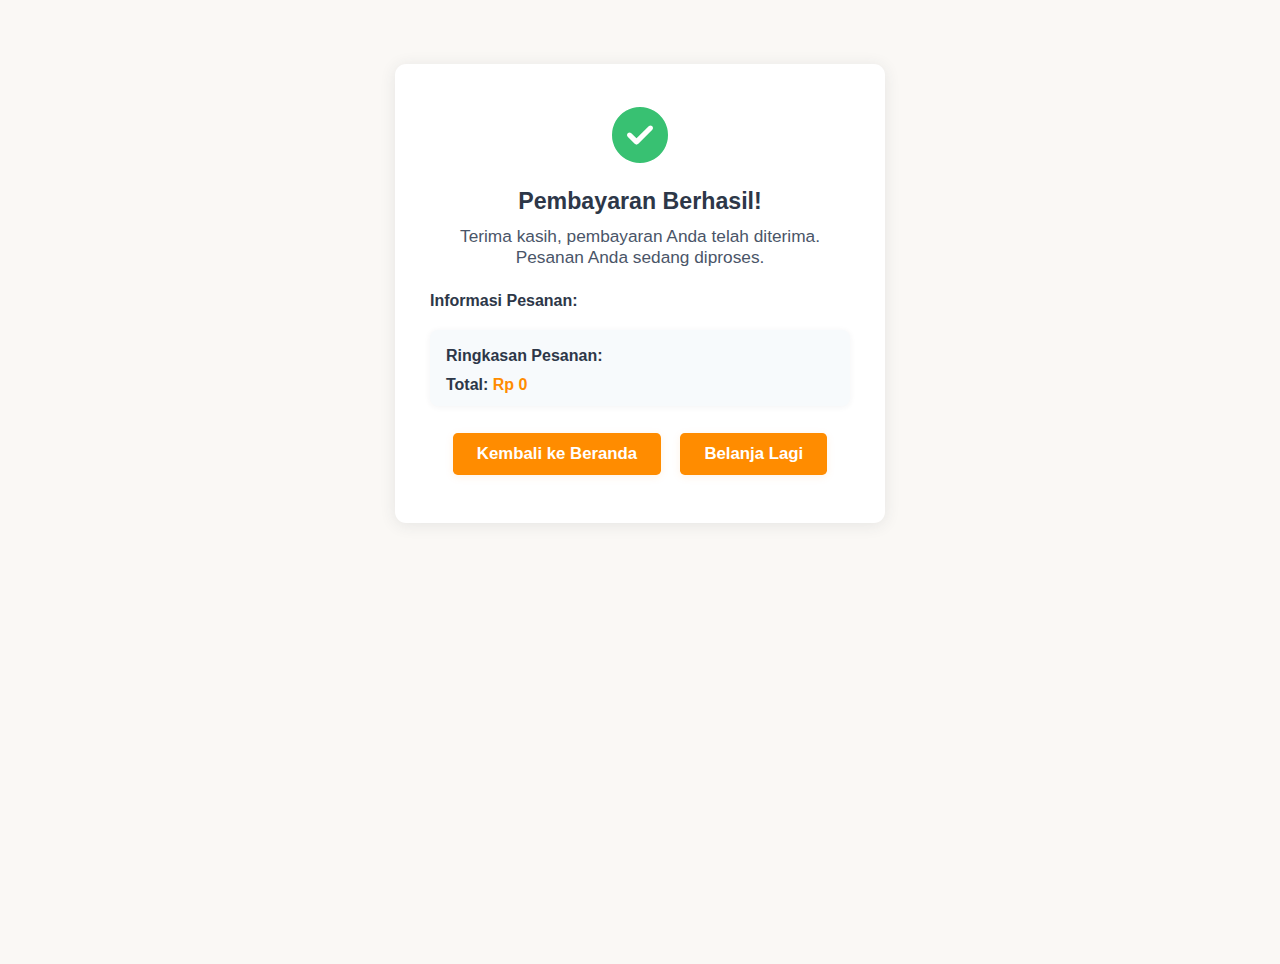
<file: success.html>
<!DOCTYPE html>
<html lang="id">
<head>
  <meta charset="UTF-8" />
  <meta name="viewport" content="width=device-width, initial-scale=1.0"/>
  <title>Pembayaran Berhasil - SenadaHome</title>
  <link rel="stylesheet" href="home-style.css" />
  <link rel="stylesheet" href="https://cdnjs.cloudflare.com/ajax/libs/font-awesome/6.4.0/css/all.min.css"/>
  <style>
    body { background: #faf8f5; margin: 0; font-family: 'Segoe UI', Arial, sans-serif; }
    .success-container {
      max-width: 420px;
      margin: 4rem auto 2rem auto;
      background: #fff;
      border-radius: 0.7rem;
      box-shadow: 0 2px 16px rgba(45,55,72,0.10);
      padding: 2.5rem 2.2rem 2.5rem 2.2rem;
      min-height: 320px;
      text-align: center;
      animation: fadeInCard 0.7s cubic-bezier(.4,1.4,.6,1) both;
    }
    .success-icon {
      font-size: 3.5rem;
      color: #38c172;
      margin-bottom: 1.2rem;
      display: block;
    }
    .success-title {
      font-size: 1.45rem;
      font-weight: 700;
      color: #2d3748;
      margin-bottom: 0.7rem;
    }
    .success-desc {
      color: #4a5568;
      font-size: 1.08rem;
      margin-bottom: 1.5rem;
    }
    .success-summary {
      background: #f7fafc;
      border-radius: 0.5rem;
      padding: 1.1rem 1rem 0.7rem 1rem;
      margin-bottom: 1.7rem;
      box-shadow: 0 1px 6px rgba(45,55,72,0.06);
      text-align: left;
    }
    .success-btns {
      display: flex;
      gap: 1.2rem;
      justify-content: center;
      margin-top: 1.5rem;
      flex-wrap: wrap;
    }
    .success-btns a {
      background: #ff8c00;
      color: #fff;
      padding: 0.7rem 1.5rem;
      border-radius: 0.3rem;
      font-size: 1.05rem;
      font-weight: 600;
      text-decoration: none;
      box-shadow: 0 2px 8px rgba(255,140,0,0.10);
      transition: background 0.2s;
      margin-bottom: 0.5rem;
    }
    .success-btns a:hover {
      background: #e67e00;
    }
    @media (max-width: 600px) {
      .success-container { max-width: 99vw; padding: 1.2rem 0.5rem 1.5rem 0.5rem; }
    }
  </style>
</head>
<body>
  <div class="success-container">
    <span class="success-icon"><i class="fa fa-check-circle"></i></span>
    <div class="success-title">Pembayaran Berhasil!</div>
    <div class="success-desc">Terima kasih, pembayaran Anda telah diterima.<br>Pesanan Anda sedang diproses.</div>
    <div class="success-orderinfo" id="success-orderinfo" style="text-align:left;margin-bottom:1.2rem;"></div>
    <div class="success-summary" id="success-summary"></div>
    <div class="success-btns">
      <a href="index.html">Kembali ke Beranda</a>
      <a href="shop.html">Belanja Lagi</a>
    </div>
  </div>
  <script>
    // Tampilkan ringkasan pesanan dari localStorage
    const cart = (JSON.parse(localStorage.getItem('cart') || '[]')).filter(item => item.selected);
    let html = '<b>Ringkasan Pesanan:</b><ul style="margin:0.7rem 0 0 1.2rem;padding:0;">';
    let total = 0;
    cart.forEach(item => {
      if(!item.qty) item.qty = 1;
      const priceNum = parseInt(item.price.replace(/\D/g, ''));
      const sub = priceNum * item.qty;
      total += sub;
      html += `<li style='margin-bottom:0.4rem;'>${item.title} <span style='color:#4a5568;'>(x${item.qty})</span> <span style='float:right;color:#ff8c00;'>Rp ${sub.toLocaleString('id-ID')}</span></li>`;
    });
    html += `</ul><div style='margin-top:0.7rem;font-weight:600;color:#2d3748;'>Total: <span style='color:#ff8c00;'>Rp ${total.toLocaleString('id-ID')}</span></div>`;
    document.getElementById('success-summary').innerHTML = html;
    // Tampilkan info pesanan dari localStorage
    const shipping = JSON.parse(localStorage.getItem('shippingInfo') || '{}');
    const shippingMethod = localStorage.getItem('shippingMethod') || '';
    const shippingOptions = [
      {value:'jnt', logo:'images/jnt-logo.jpg', name:'J&T Express', ongkir:12000, estimasi:'1-2 hari'},
      {value:'jne', logo:'images/jne-logo.jpg', name:'JNE', ongkir:13000, estimasi:'2-3 hari'},
      {value:'ninja', logo:'images/ninja-logo.jpg', name:'Ninja Express', ongkir:14000, estimasi:'2-4 hari'},
      {value:'grab', logo:'images/grab-logo.jpg', name:'Grab', ongkir:18000, estimasi:'1 jam'},
      {value:'gojek', logo:'images/gojek-logo.jpg', name:'Gojek', ongkir:17000, estimasi:'1 jam'},
      {value:'lion', logo:'images/lion-logo.jpg', name:'Lion Parcel', ongkir:13500, estimasi:'2-3 hari'}
    ];
    const shippingOpt = shippingOptions.find(o=>o.value===shippingMethod);
    let infoHtml = '<b>Informasi Pesanan:</b><div style="margin:0.7rem 0 0.7rem 0.2rem;">';
    if(shipping['recipient-name']) infoHtml += `<div><b>Penerima:</b> ${shipping['recipient-name']}</div>`;
    if(shipping['phone']) infoHtml += `<div><b>Telepon:</b> ${shipping['phone']}</div>`;
    if(shipping['address']) infoHtml += `<div><b>Alamat:</b> ${shipping['address']}</div>`;
    if(shipping['city']) infoHtml += `<div><b>Kota:</b> ${shipping['city']}</div>`;
    if(shipping['province']) infoHtml += `<div><b>Provinsi:</b> ${shipping['province']}</div>`;
    if(shipping['postal']) infoHtml += `<div><b>Kode Pos:</b> ${shipping['postal']}</div>`;
    if(shippingOpt) infoHtml += `<div><b>Pengiriman:</b> <img src='${shippingOpt.logo}' alt='${shippingOpt.name}' style='width:22px;height:14px;object-fit:contain;vertical-align:middle;margin-right:0.3rem;'>${shippingOpt.name} <span style='background:#ff8c00;color:#fff;font-size:0.92rem;font-weight:600;padding:0.13rem 0.7rem;border-radius:0px;margin-left:0.7rem;'>Ongkir Rp${shippingOpt.ongkir.toLocaleString('id-ID')}</span> <span style='background:#2d3748;color:#fff;font-size:0.92rem;font-weight:600;padding:0.13rem 0.7rem;border-radius:0px;margin-left:0.3rem;'>${shippingOpt.estimasi}</span></div>`;
    infoHtml += '</div>';
    document.getElementById('success-orderinfo').innerHTML = infoHtml;
    // Kosongkan cart setelah sukses
    localStorage.setItem('cart', '[]');
  </script>
</body>
</html>
</file>
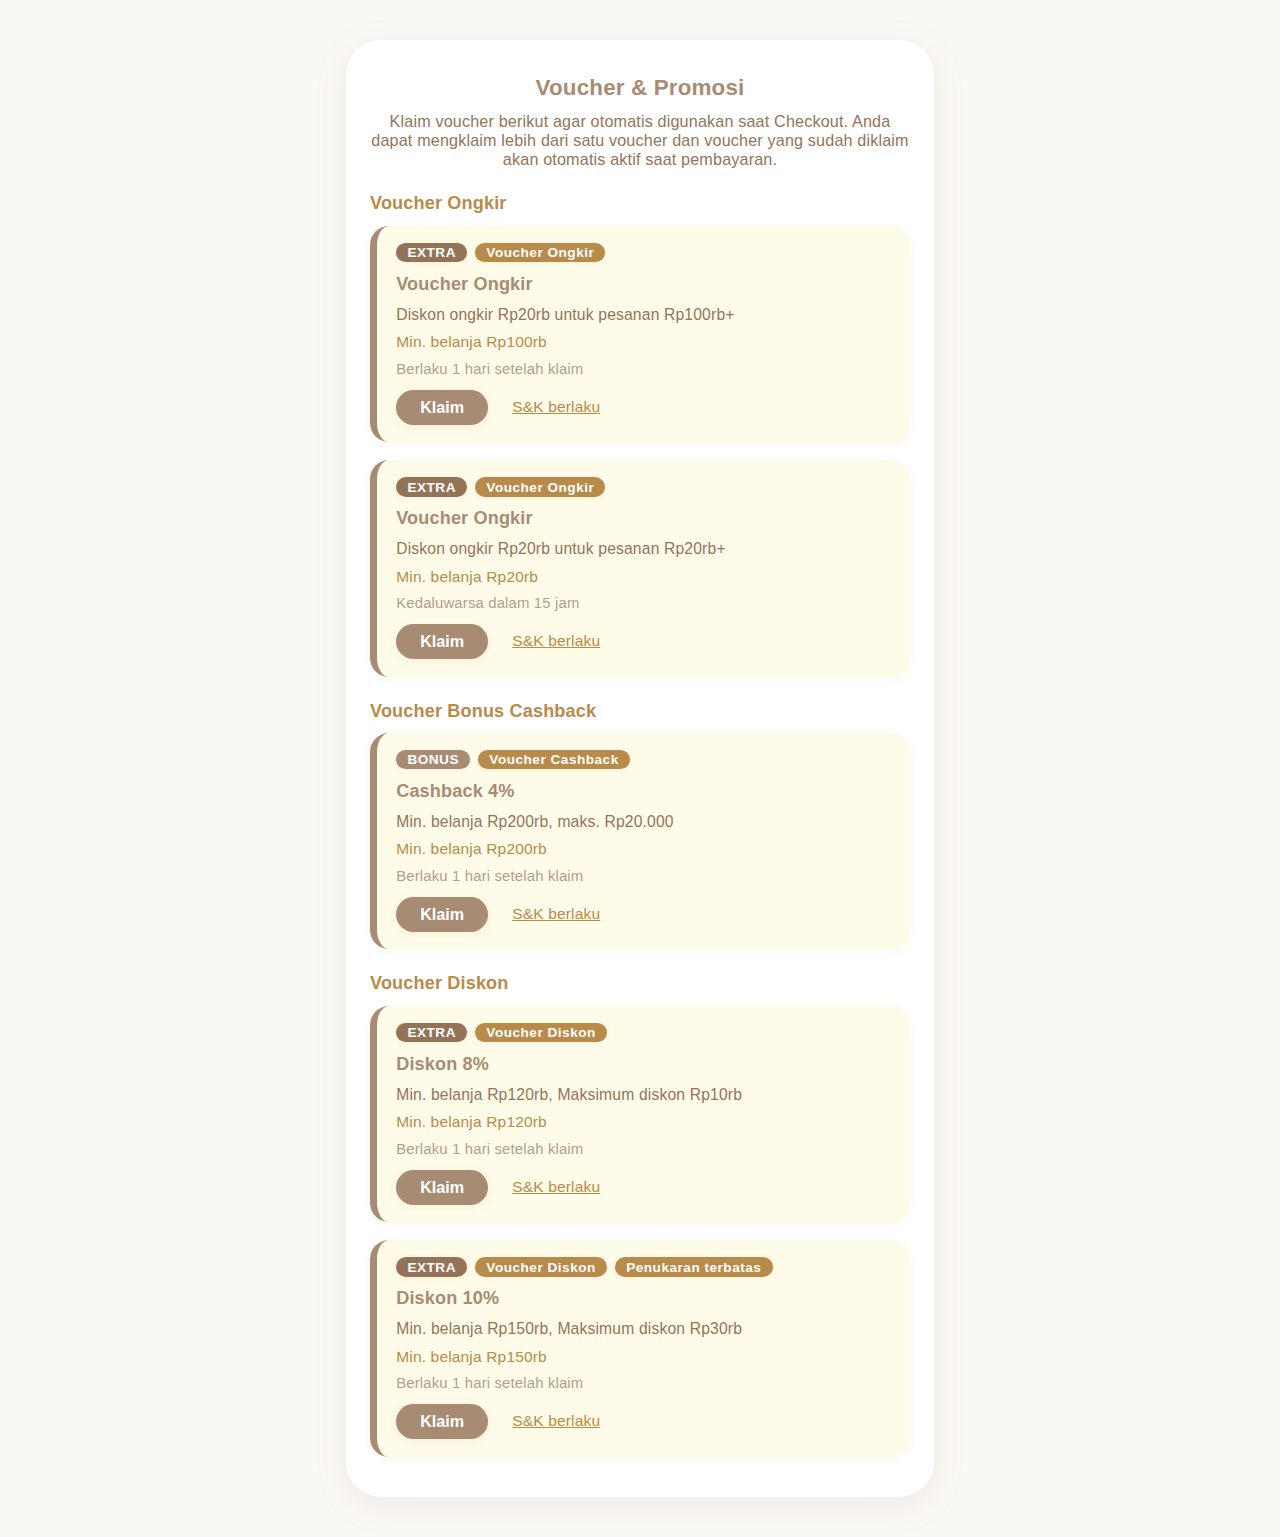
<file: voucher.html>
<!DOCTYPE html>
<html lang="id">
<head>
  <meta charset="UTF-8" />
  <meta name="viewport" content="width=device-width, initial-scale=1.0"/>
  <title>Voucher & Promosi - SenadaHome</title>
  <link rel="stylesheet" href="home-style.css" />
  <link rel="stylesheet" href="https://cdnjs.cloudflare.com/ajax/libs/font-awesome/6.4.0/css/all.min.css"/>
  <link rel="stylesheet" href="header-style.css"/>
  <style>
    body { background: #faf8f5; }
    .voucher-container {
      max-width: 540px;
      margin: 2.5rem auto;
      background: #fff;
      border-radius: 2.2rem;
      box-shadow: 0 8px 32px rgba(168,139,115,0.13);
      padding: 2.2rem 1.5rem 2.5rem 1.5rem;
      min-height: 520px;
      position: relative;
      animation: fadeInCard 0.7s cubic-bezier(.4,1.4,.6,1) both;
    }
    .voucher-title {
      font-size: 1.4rem;
      font-weight: 700;
      color: #a88b73;
      margin-bottom: 0.7rem;
      text-align: center;
    }
    .voucher-desc {
      color: #947459;
      font-size: 1.01rem;
      margin-bottom: 1.5rem;
      text-align: center;
    }
    .voucher-section-title {
      font-weight: 700;
      color: #b88b4a;
      margin: 1.5rem 0 0.7rem 0;
      font-size: 1.13rem;
    }
    .voucher-list {
      display: flex;
      flex-direction: column;
      gap: 1.1rem;
    }
    .voucher-card {
      background: #fffbe9;
      border-radius: 1.2rem;
      box-shadow: 0 2px 8px rgba(168,139,115,0.07);
      padding: 1.1rem 1rem 1.1rem 1.2rem;
      display: flex;
      flex-direction: column;
      gap: 0.5rem;
      position: relative;
      border-left: 7px solid #a88b73;
    }
    .voucher-labels {
      display: flex;
      gap: 0.5rem;
      margin-bottom: 0.2rem;
    }
    .voucher-label {
      font-size: 0.85rem;
      font-weight: 700;
      padding: 0.13rem 0.7rem;
      border-radius: 0.7rem;
      background: #b88b4a;
      color: #fff;
      letter-spacing: 0.5px;
      box-shadow: 0 1px 4px rgba(168,139,115,0.10);
    }
    .voucher-label.bonus { background: #a88b73; }
    .voucher-label.extra { background: #947459; }
    .voucher-label.penukaran { background: #e0d7c3; color: #947459; }
    .voucher-label.ongkir { background: #b88b4a; }
    .voucher-label.cashback { background: #a88b73; }
    .voucher-label.diskon { background: #b88b4a; }
    .voucher-main {
      font-size: 1.13rem;
      font-weight: 700;
      color: #a88b73;
      margin-bottom: 0.2rem;
    }
    .voucher-desc2 {
      color: #947459;
      font-size: 0.98rem;
      margin-bottom: 0.1rem;
    }
    .voucher-min {
      color: #b88b4a;
      font-size: 0.97rem;
      margin-bottom: 0.1rem;
    }
    .voucher-exp {
      color: #b0a08a;
      font-size: 0.93rem;
      margin-bottom: 0.1rem;
    }
    .voucher-exp.expired { color: #d36c6c; font-weight: 600; }
    .voucher-actions {
      display: flex;
      align-items: center;
      gap: 1rem;
      margin-top: 0.2rem;
    }
    .voucher-btn {
      background: #a88b73;
      color: #fff;
      border: none;
      border-radius: 1.2rem;
      font-size: 1.01rem;
      font-weight: 700;
      padding: 0.5rem 1.5rem;
      cursor: pointer;
      box-shadow: 0 2px 8px rgba(168,139,115,0.10);
      transition: background 0.2s, transform 0.18s;
    }
    .voucher-btn:disabled, .voucher-btn.claimed {
      background: #e0d7c3;
      color: #947459;
      cursor: not-allowed;
    }
    .voucher-btn.use {
      background: #b88b4a;
      color: #fff;
    }
    .voucher-link {
      color: #b88b4a;
      font-size: 0.97rem;
      text-decoration: underline;
      margin-left: 0.5rem;
      cursor: pointer;
    }
  </style>
</head>
<body>
  <div class="voucher-container">
    <div class="voucher-title">Voucher & Promosi</div>
    <div class="voucher-desc">Klaim voucher berikut agar otomatis digunakan saat Checkout. Anda dapat mengklaim lebih dari satu voucher dan voucher yang sudah diklaim akan otomatis aktif saat pembayaran.</div>
    <div class="voucher-section-title">Voucher Ongkir</div>
    <div class="voucher-list" id="voucher-ongkir"></div>
    <div class="voucher-section-title">Voucher Bonus Cashback</div>
    <div class="voucher-list" id="voucher-cashback"></div>
    <div class="voucher-section-title">Voucher Diskon</div>
    <div class="voucher-list" id="voucher-diskon"></div>
  </div>
  <script>
    // Data voucher
    const vouchers = {
      ongkir: [
        {
          id: 'ongkir1',
          labels: ['EXTRA', 'Voucher Ongkir'],
          main: 'Voucher Ongkir',
          desc: 'Diskon ongkir Rp20rb untuk pesanan Rp100rb+',
          min: 'Min. belanja Rp100rb',
          exp: 'Berlaku 1 hari setelah klaim',
          expired: false
        },
        {
          id: 'ongkir2',
          labels: ['EXTRA', 'Voucher Ongkir'],
          main: 'Voucher Ongkir',
          desc: 'Diskon ongkir Rp20rb untuk pesanan Rp20rb+',
          min: 'Min. belanja Rp20rb',
          exp: 'Kedaluwarsa dalam 15 jam',
          expired: false
        }
      ],
      cashback: [
        {
          id: 'cashback1',
          labels: ['BONUS', 'Voucher Cashback'],
          main: 'Cashback 4%',
          desc: 'Min. belanja Rp200rb, maks. Rp20.000',
          min: 'Min. belanja Rp200rb',
          exp: 'Berlaku 1 hari setelah klaim',
          expired: false
        }
      ],
      diskon: [
        {
          id: 'diskon1',
          labels: ['EXTRA', 'Voucher Diskon'],
          main: 'Diskon 8%',
          desc: 'Min. belanja Rp120rb, Maksimum diskon Rp10rb',
          min: 'Min. belanja Rp120rb',
          exp: 'Berlaku 1 hari setelah klaim',
          expired: false
        },
        {
          id: 'diskon2',
          labels: ['EXTRA', 'Voucher Diskon', 'Penukaran terbatas'],
          main: 'Diskon 10%',
          desc: 'Min. belanja Rp150rb, Maksimum diskon Rp30rb',
          min: 'Min. belanja Rp150rb',
          exp: 'Berlaku 1 hari setelah klaim',
          expired: false
        }
      ]
    };
    // Ambil voucher yang sudah diklaim dari localStorage
    let claimed = JSON.parse(localStorage.getItem('claimedVouchers') || '[]');
    function renderVoucherSection(type, elId) {
      const el = document.getElementById(elId);
      el.innerHTML = '';
      vouchers[type].forEach(v => {
        const isClaimed = claimed.includes(v.id);
        el.innerHTML += `<div class="voucher-card">
          <div class="voucher-labels">${v.labels.map(l=>`<span class='voucher-label ${l.toLowerCase().replace(/ /g,'')}'">${l}</span>`).join('')}</div>
          <div class="voucher-main">${v.main}</div>
          <div class="voucher-desc2">${v.desc}</div>
          <div class="voucher-min">${v.min}</div>
          <div class="voucher-exp${v.expired?' expired':''}">${v.exp}</div>
          <div class="voucher-actions">
            <button class="voucher-btn${isClaimed?' claimed':''}" ${isClaimed?'disabled':''} data-id="${v.id}">${isClaimed?'Terklaim':'Klaim'}</button>
            <a class="voucher-link" href="#" onclick="alert('Syarat & Ketentuan berlaku untuk voucher ini.')">S&K berlaku</a>
          </div>
        </div>`;
      });
    }
    renderVoucherSection('ongkir', 'voucher-ongkir');
    renderVoucherSection('cashback', 'voucher-cashback');
    renderVoucherSection('diskon', 'voucher-diskon');
    // Event klaim voucher
    document.body.addEventListener('click', function(e) {
      if(e.target.classList.contains('voucher-btn') && !e.target.classList.contains('claimed')) {
        const id = e.target.dataset.id;
        claimed.push(id);
        localStorage.setItem('claimedVouchers', JSON.stringify(claimed));
        renderVoucherSection('ongkir', 'voucher-ongkir');
        renderVoucherSection('cashback', 'voucher-cashback');
        renderVoucherSection('diskon', 'voucher-diskon');
      }
    });
  </script>
</body>
</html>
</file>
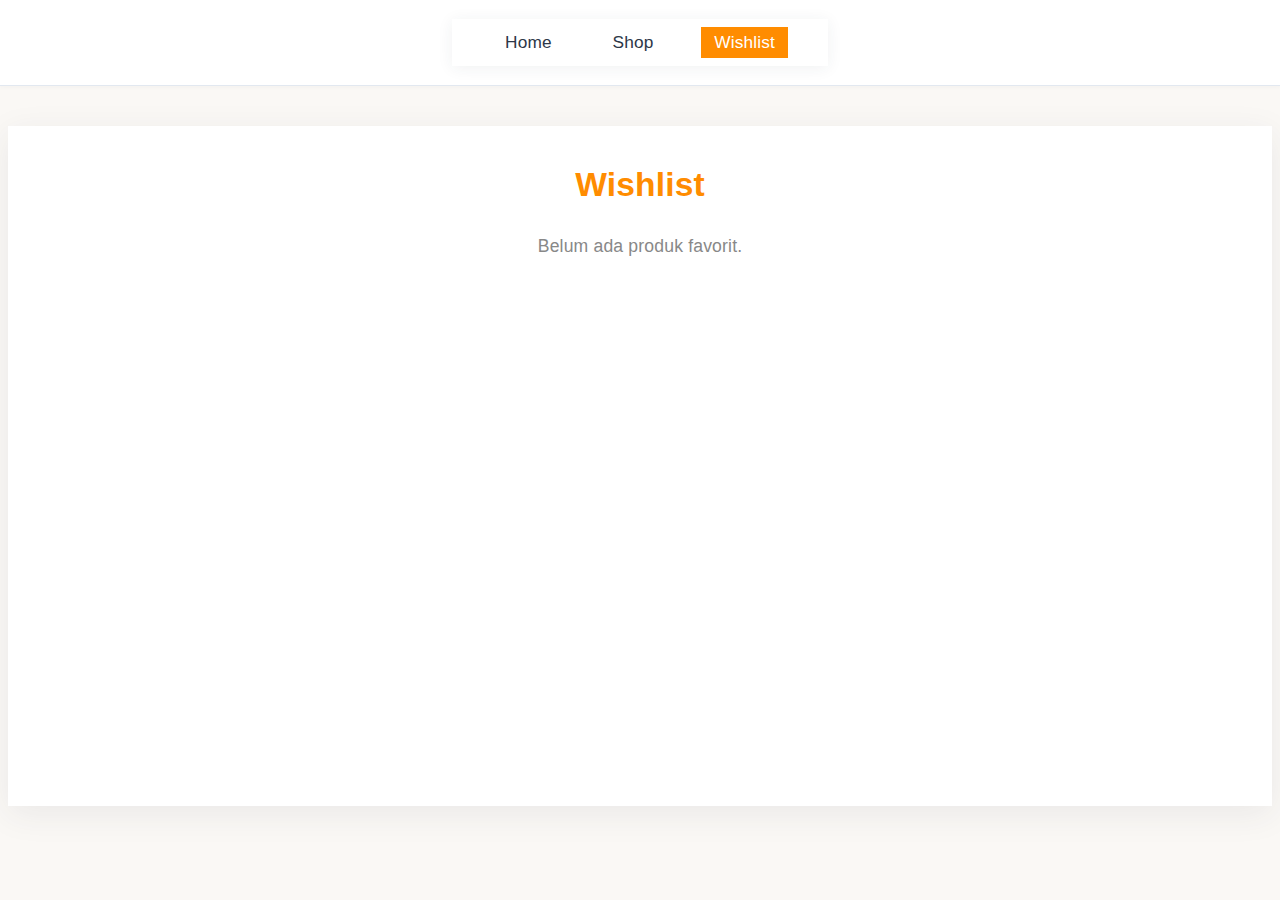
<file: wishlist.html>
<!DOCTYPE html>
<html lang="id">
<head>
  <meta charset="UTF-8" />
  <meta name="viewport" content="width=device-width, initial-scale=1.0"/>
  <title>SenadaHome - Wishlist</title>
  <link rel="stylesheet" href="https://cdnjs.cloudflare.com/ajax/libs/font-awesome/6.4.0/css/all.min.css"/>
  <link rel="stylesheet" href="header-style.css"/>
  <link rel="stylesheet" href="shop-style.css"/>
</head>
<body>
  <div class="shop-navbar">
    <div class="shop-navbar-list">
      <a href="index.html">Home</a>
      <a href="shop.html">Shop</a>
      <a href="#" class="active">Wishlist</a>
    </div>
  </div>
  <div class="shop-container">
    <div class="shop-title">Wishlist</div>
    <div class="shop-grid" id="wishlist-grid"></div>
    <div id="wishlist-empty" style="display:none;text-align:center;color:#888;font-size:1.1rem;margin-top:2rem;">Belum ada produk favorit.</div>
  </div>
  <script>
function renderWishlist() {
  const grid = document.getElementById('wishlist-grid');
  const empty = document.getElementById('wishlist-empty');
  const fav = JSON.parse(localStorage.getItem('favorite') || '[]');
  if (!fav.length) {
    grid.style.display = 'none';
    empty.style.display = 'block';
    return;
  }
  grid.style.display = 'grid';
  empty.style.display = 'none';
  grid.innerHTML = fav.map((p, i) => `
    <div class="shop-card">
      <img src="${p.img}" alt="${p.title}">
      <div class="shop-prod-title">${p.title}</div>
      <div class="shop-prod-price">${p.price}</div>
      <button class="shop-addcart" title="Tambah ke Keranjang" onclick="addToCartWishlist(${i})"><i class="fas fa-shopping-cart"></i></button>
      <button class="shop-addcart" title="Hapus dari Favorit" style="top:48px;right:1.1rem;background:#fff;color:#e53e3e;" onclick="removeFromWishlist(${i})"><i class="fa-solid fa-trash"></i></button>
    </div>
  `).join('');
}
function addToCartWishlist(idx) {
  const fav = JSON.parse(localStorage.getItem('favorite') || '[]');
  const cart = JSON.parse(localStorage.getItem('cart') || '[]');
  const prod = fav[idx];
  cart.push({
    title: prod.title,
    price: prod.price,
    img: prod.img,
    qty: 1
  });
  localStorage.setItem('cart', JSON.stringify(cart));
  showShopToast('Produk berhasil ditambahkan ke keranjang!');
}
function removeFromWishlist(idx) {
  let fav = JSON.parse(localStorage.getItem('favorite') || '[]');
  fav.splice(idx, 1);
  localStorage.setItem('favorite', JSON.stringify(fav));
  renderWishlist();
  showShopToast('Produk dihapus dari favorit!');
}
function showShopToast(msg) {
  let toast = document.createElement('div');
  toast.className = 'shop-toast';
  toast.textContent = msg;
  document.body.appendChild(toast);
  setTimeout(() => { toast.remove(); }, 1800);
}
document.addEventListener('DOMContentLoaded', renderWishlist);
  </script>
</body>
</html>
</file>
<file: header-style.css>
/* HEADER STYLES - KONSISTEN DI SEMUA HALAMAN */
body { 
  background: #faf8f5; 
  margin: 0; 
  font-family: 'Segoe UI', Arial, sans-serif; 
  color: #2d3748; 
  letter-spacing: 0.01em; 
}

/* Header */
.main-header { 
  background: #fff;
  box-shadow: 0 2px 16px 0 rgba(45,55,72,0.08);
  display: flex; 
  align-items: center; 
  justify-content: space-between; 
  padding: 1.1rem 2.2rem 1.1rem 1.2rem; 
  border-bottom: 1px solid #e2e8f0; 
  position: sticky; 
  top: 0; 
  z-index: 10; 
}

.header-left { 
  display: flex; 
  align-items: center; 
}

.brand { 
  display: flex; 
  align-items: center; 
  gap: 0.8rem; 
}

.brand-icon { 
  width: 40px; 
  height: 40px; 
  background: #ff8c00;
  border-radius: 0px; 
  display: flex; 
  align-items: center; 
  justify-content: center; 
  color: #fff; 
  font-size: 1.2rem; 
}

.brand-text { 
  display: flex; 
  flex-direction: column; 
}

.brand-name { 
  font-size: 1.3rem; 
  font-weight: 700; 
  color: #2d3748; 
  letter-spacing: 0.5px; 
}

.brand-subtitle { 
  font-size: 0.85rem; 
  color: #718096; 
  font-weight: 400; 
}

/* Navigation */
.nav-links {
  display: flex;
  align-items: center;
  gap: 2rem;
  margin-left: 3rem;
}

.nav-link {
  color: #2d3748;
  text-decoration: none;
  font-weight: 500;
  font-size: 1rem;
  transition: color 0.2s;
}

.nav-link.active {
  color: #ff8c00;
}

.nav-link:hover {
  color: #ff8c00;
}

/* Search Bar */
.header-center { 
  flex: 1; 
  display: flex; 
  justify-content: center; 
  max-width: 280px; 
  margin: 0 1rem; 
  min-width: 0;
}

.search-container { 
  position: relative; 
  width: 100%; 
  max-width: 250px; 
}

.search-input { 
  width: 100%; 
  padding: 0.8rem 1rem 0.8rem 3rem; 
  border: none; 
  border-radius: 0px; 
  background: #f7fafc;
  font-size: 1rem;
  color: #2d3748;
  outline: none; 
  transition: background 0.2s; 
}

.search-input:focus { 
  background: #fff; 
  box-shadow: 0 0 0 2px #ff8c00; 
}

.search-icon { 
  position: absolute; 
  left: 1rem; 
  top: 50%; 
  transform: translateY(-50%); 
  color: #666; 
  font-size: 1rem; 
}

/* Header Right */
.header-right { 
  display: flex; 
  align-items: center; 
  gap: 1.5rem; 
  flex-shrink: 0;
  min-width: 220px;
}

.header-btn { 
  background: none; 
  border: none; 
  color: #2d3748;
  font-size: 1.3rem;
  cursor: pointer;
  position: relative;
  padding: 0.5rem;
  border-radius: 0px;
  transition: background 0.18s, color 0.18s;
  text-decoration: none;
}

.header-btn:hover { 
  background: #ff8c00; 
  color: #fff; 
}

.cart-count { 
  position: absolute; 
  top: -5px; 
  right: -5px; 
  background: #ff8c00;
  color: #fff; 
  border-radius: 1rem; 
  font-size: 0.75rem; 
  padding: 0.2rem 0.5rem; 
  font-weight: 700; 
  min-width: 18px; 
  text-align: center; 
}

.auth-buttons {
  display: flex;
  align-items: center;
  gap: 0.8rem;
}

.login-btn { 
  background: #fff;
  color: #2d3748;
  border: 1px solid #2d3748;
  border-radius: 0px;
  padding: 0.7rem 1.5rem;
  font-size: 0.95rem;
  font-weight: 600;
  cursor: pointer;
  transition: all 0.18s;
  display: flex;
  align-items: center;
  gap: 0.5rem;
  text-decoration: none;
}

.login-btn:hover { 
  background: #f7fafc; 
  box-shadow: 0 2px 8px rgba(45,55,72,0.2);
}

.login-btn i {
  color: #ff8c00;
  font-size: 0.9rem;
}

.register-btn { 
  background: #2d3748;
  color: #fff;
  border: none;
  border-radius: 0px;
  padding: 0.7rem 1.5rem;
  font-size: 0.95rem;
  font-weight: 600;
  cursor: pointer;
  transition: background 0.18s, box-shadow 0.18s;
  text-decoration: none;
}

.register-btn:hover { 
  background: #1a202c; 
  box-shadow: 0 4px 16px rgba(45,55,72,0.3);
}

/* Responsive Header */
@media (max-width: 1024px) {
  .header-center {
    max-width: 200px;
    margin: 0 0.5rem;
  }
  .search-container {
    max-width: 180px;
  }
  .nav-links {
    margin-left: 2rem;
    gap: 1.5rem;
  }
  .header-right {
    min-width: 200px;
  }
}

@media (max-width: 768px) {
  .main-header {
    flex-wrap: wrap;
    padding: 1rem;
  }
  .header-center {
    order: 3;
    flex: 1 1 100%;
    max-width: none;
    margin: 1rem 0 0 0;
  }
  .search-container {
    max-width: 100%;
  }
  .nav-links {
    display: none;
  }
  .header-right {
    margin-left: auto;
  }
} 

.category-card {
  position: relative;
  overflow: hidden;
  padding: 0;
  height: 180px;
  display: flex;
  flex-direction: column;
  justify-content: flex-end;
}
.category-img {
  width: 100%;
  height: 100%;
  object-fit: cover;
  display: block;
  position: absolute;
  top: 0;
  left: 0;
  right: 0;
  bottom: 0;
  border-radius: 0;
  z-index: 1;
}
.category-card.category-dining {
  background-image: url('images/chair1.jpg');
  background-size: cover;
  background-position: center;
  position: relative;
  height: 180px;
  border-radius: 0px;
  box-shadow: 0 2px 10px rgba(45,55,72,0.08);
  display: flex;
  align-items: flex-end;
  margin-bottom: 0;
}
.category-card.category-sofa {
  background-image: url('images/sofa1.jpg');
  background-size: cover;
  background-position: center;
  position: relative;
  height: 180px;
  border-radius: 0px;
  box-shadow: 0 2px 10px rgba(45,55,72,0.08);
  display: flex;
  align-items: flex-end;
  margin-bottom: 0;
}
.category-card.category-table {
  background-image: url('images/table.jpg');
  background-size: cover;
  background-position: center;
  position: relative;
  height: 180px;
  border-radius: 0px;
  box-shadow: 0 2px 10px rgba(45,55,72,0.08);
  display: flex;
  align-items: flex-end;
  margin-bottom: 0;
}
.category-label {
  position: absolute;
  left: 50%;
  bottom: 0.7rem;
  transform: translateX(-50%);
  background: none;
  color: #fff;
  font-size: 1rem;
  font-weight: 700;
  padding: 0.35rem 1.1rem;
  border-radius: 0.5rem;
  z-index: 2;
  letter-spacing: 1px;
  text-align: center;
  min-width: 90px;
  max-width: 90%;
  white-space: nowrap;
  box-shadow: none;
} 

.category-card.category-shop1 {
  background-image: url('images/shop1.jpg');
  background-size: cover;
  background-position: center;
  position: relative;
  height: 180px;
  border-radius: 0px;
  box-shadow: 0 2px 10px rgba(45,55,72,0.08);
  display: flex;
  flex-direction: column;
  align-items: center;
  justify-content: flex-end;
  margin-bottom: 0;
}
.category-card.category-shop2 {
  background-image: url('images/shop2.jpg');
  background-size: cover;
  background-position: center;
  position: relative;
  height: 180px;
  border-radius: 0px;
  box-shadow: 0 2px 10px rgba(45,55,72,0.08);
  display: flex;
  align-items: flex-end;
  margin-bottom: 0;
}
.category-card.category-shop3 {
  background-image: url('images/shop3.jpg');
  background-size: cover;
  background-position: center;
  position: relative;
  height: 180px;
  border-radius: 0px;
  box-shadow: 0 2px 10px rgba(45,55,72,0.08);
  display: flex;
  align-items: flex-end;
  margin-bottom: 0;
}
.category-card.category-shop4 {
  background-image: url('images/shop4.jpg');
  background-size: cover;
  background-position: center;
  position: relative;
  height: 180px;
  border-radius: 0px;
  box-shadow: 0 2px 10px rgba(45,55,72,0.08);
  display: flex;
  align-items: flex-end;
  margin-bottom: 0;
}
.category-link {
  color: #ff8c00;
  font-size: 0.95rem;
  font-weight: 700;
  text-decoration: none;
  margin-top: 0.3rem;
  margin-bottom: 1.1rem;
  background: none;
  border: none;
  box-shadow: none;
  display: inline-block;
  z-index: 2;
}
.category-link:hover {
  text-decoration: underline;
} 

.product-price-row {
  display: flex;
  align-items: center;
  justify-content: center;
  gap: 0.5rem;
  min-height: 32px;
  margin-bottom: 0.7rem;
} 

.product-rating {
  display: flex;
  align-items: center;
  justify-content: space-between;
  width: 100%;
  min-height: 24px;
  margin-top: auto;
  margin-bottom: 0;
} 

.product-card {
  padding: 0.4rem 0.7rem 0.4rem 0.7rem;
}
.product-img {
  width: 110px;
  height: 110px;
  margin-bottom: 0.3rem;
}
.product-name {
  margin-bottom: 0.2rem;
}
.product-price-row {
  margin-bottom: 0.3rem;
} 

.product-grid {
  display: grid;
  grid-template-columns: repeat(5, 1fr);
  gap: 2rem;
}
@media (max-width: 1100px) {
  .product-grid { grid-template-columns: repeat(3, 1fr); }
}
@media (max-width: 700px) {
  .product-grid { grid-template-columns: repeat(2, 1fr); }
}
</file>
<file: shop-style.css>
/* Ubah variabel warna utama agar sesuai index.html */
:root {
  --main-bg: #faf8f5;
  --section-bg: #fff;
  --card-bg: #fff;
  --border: #e2e8f0;
  --primary: #ff8c00;
  --primary-hover: #e67e00;
  --text-main: #2d3748;
  --text-secondary: #718096;
}

body, html {
  margin: 0;
  padding: 0;
  font-family: 'Segoe UI', Arial, sans-serif;
  background: var(--main-bg);
  min-height: 100vh;
  color: var(--text-main);
}

/* HEADER STYLES SUDAH DIPINDAH KE header-style.css */
/* END HEADER STYLES DARI INDEX.HTML */

.shop-navbar {
  width: 100%;
  display: flex;
  justify-content: center;
  align-items: center;
  padding: 1.2rem 0 1.2rem 0;
  background: var(--section-bg);
  position: relative;
  z-index: 2;
  border-bottom: 1px solid var(--border);
  box-shadow: 0 1px 5px rgba(45,55,72,0.04);
}
.shop-navbar-list {
  display: flex;
  gap: 2.2rem;
  background: var(--card-bg);
  border-radius: 0px;
  box-shadow: 0 2px 16px rgba(45,55,72,0.07);
  padding: 0.5rem 2.5rem;
}
.shop-navbar-list a {
  text-decoration: none;
  color: var(--text-main);
  font-weight: 500;
  font-size: 1.08rem;
  padding: 0.3rem 0.8rem;
  border-radius: 0px;
  transition: background 0.2s, color 0.2s;
}
.shop-navbar-list a.active, .shop-navbar-list a:hover {
  background: var(--primary);
  color: #fff;
}

.shop-container {
  max-width: 1200px;
  margin: 2.5rem auto;
  background: var(--card-bg);
  border-radius: 0px;
  box-shadow: 0 8px 32px rgba(45,55,72,0.08);
  padding: 2.5rem 2rem 2.5rem 2rem;
  min-height: 600px;
}

.shop-header {
  display: flex;
  justify-content: space-between;
  align-items: center;
  margin-bottom: 2.2rem;
  flex-wrap: wrap;
  gap: 1rem;
}

.shop-title {
  font-size: 2.1rem;
  font-weight: 700;
  color: var(--primary);
  margin: 0;
  text-align: center;
}

.shop-stats {
  font-size: 1rem;
  color: var(--text-secondary);
  font-weight: 500;
  text-align: right;
  margin-right: 0;
}

.shop-stats span {
  color: var(--primary);
  font-weight: 700;
}

/* Loading spinner removed - products load directly */

.error-container {
  display: flex;
  flex-direction: column;
  align-items: center;
  justify-content: center;
  padding: 4rem 2rem;
  text-align: center;
}

.error-container i {
  font-size: 3rem;
  color: #e53e3e;
  margin-bottom: 1rem;
}

.error-container p {
  color: var(--text-secondary);
  font-size: 1.1rem;
  margin: 0;
}

.no-products {
  display: flex;
  flex-direction: column;
  align-items: center;
  justify-content: center;
  padding: 4rem 2rem;
  text-align: center;
  grid-column: 1 / -1;
}

.no-products i {
  font-size: 3rem;
  color: var(--text-secondary);
  margin-bottom: 1rem;
}

.no-products p {
  color: var(--text-secondary);
  font-size: 1.1rem;
  margin: 0;
}

.shop-grid {
  display: grid;
  grid-template-columns: repeat(5, 1fr);
  gap: 1.5rem 1rem;
}
@media (max-width: 1100px) {
  .shop-grid { grid-template-columns: repeat(3, 1fr); }
}
@media (max-width: 700px) {
  .shop-grid { grid-template-columns: repeat(2, 1fr); }
}
.shop-card img {
  width: 100px;
  height: 100px;
}

.shop-card {
  background: var(--section-bg);
  border-radius: 0px;
  box-shadow: 0 2px 10px rgba(45,55,72,0.08);
  padding: 0.3rem 0.5rem 0.4rem 0.5rem;
  display: flex;
  flex-direction: column;
  align-items: center;
  position: relative;
  cursor: pointer;
  border: 2px solid transparent;
  transition: box-shadow 0.18s, border 0.18s, transform 0.18s, background 0.18s;
}
.shop-card:hover {
  box-shadow: 0 8px 32px rgba(45,55,72,0.15);
  border: 2px solid var(--primary);
  background: var(--card-bg);
  transform: translateY(-6px) scale(1.03);
}

.shop-card img {
  width: 60px;
  height: 60px;
  object-fit: cover;
  border-radius: 0px;
  margin-bottom: 0.3rem;
  transition: transform 0.18s;
}
.shop-card:hover img {
  transform: scale(1.05);
}

.shop-card .shop-prod-title {
  font-size: 0.9rem;
  font-weight: 600;
  color: var(--text-main);
  text-align: center;
  margin-bottom: 0.2rem;
  line-height: 1.3;
  display: -webkit-box;
  -webkit-line-clamp: 2;
  -webkit-box-orient: vertical;
  overflow: hidden;
  /* Better text rendering for Indonesian */
  word-wrap: break-word;
  hyphens: auto;
}

.shop-card .shop-prod-price {
  font-weight: 700;
  color: var(--text-main);
  text-align: center;
}

.shop-card .shop-prod-oldprice {
  color: var(--text-secondary);
  text-decoration: line-through;
  text-align: center;
}

.shop-prod-discount-badge {
  background: var(--primary);
  color: #fff;
  padding: 0.2rem 0.6rem;
  border-radius: 0px;
  font-size: 0.8rem;
  font-weight: 700;
  text-align: center;
  margin-top: 0.3rem;
}

.color-options {
  font-size: 0.7rem;
  color: #718096;
  margin: 0.4rem 0;
  text-align: center;
}

.shop-prod-price-section {
  display: flex;
  flex-direction: column;
  align-items: center;
  justify-content: center;
  min-height: 32px;
  margin-bottom: 0.3rem;
}
.old-price-row, .current-price-row {
  display: flex;
  align-items: center;
  justify-content: center;
  gap: 0.5rem;
  min-height: 32px;
  margin-bottom: 0.3rem;
}

.discount-badge-small {
  background: #e53e3e;
  color: #fff;
  padding: 0.1rem 0.4rem;
  border-radius: 0px;
  font-size: 0.7rem;
  font-weight: 700;
}

.rating-section {
  display: flex;
  align-items: center;
  justify-content: space-between;
  width: 100%;
  min-height: 24px;
  margin-top: auto;
  margin-bottom: 0;
  gap: 0.3rem;
  font-size: 0.7rem;
  color: #718096;
}

.rating-section i {
  color: #ffd700;
  font-size: 0.7rem;
}

.shop-card .shop-prod-discount {
  position: absolute;
  top: 0.6rem;
  left: 0.6rem;
  background: var(--primary);
  color: #fff;
  padding: 0.2rem 0.5rem;
  border-radius: 0px;
  font-size: 0.7rem;
  font-weight: 700;
  z-index: 2;
}

.shop-addcart {
  position: absolute;
  top: 0.6rem;
  right: 0.6rem;
  width: 28px;
  height: 28px;
  background: var(--primary);
  color: #fff;
  border: none;
  border-radius: 0px;
  cursor: pointer;
  display: flex;
  align-items: center;
  justify-content: center;
  font-size: 0.9rem;
  transition: background 0.18s, transform 0.18s;
  z-index: 2;
}

.shop-addcart:hover {
  background: var(--primary-hover);
  transform: scale(1.1);
}

.shop-toast {
  position: fixed;
  top: 20px;
  right: 20px;
  background: var(--primary);
  color: #fff;
  padding: 0.8rem 1.2rem;
  border-radius: 0px;
  font-weight: 600;
  z-index: 1000;
  animation: fadeInToast 0.3s ease-in-out;
  /* Better text rendering for Indonesian */
  font-size: 0.95rem;
  line-height: 1.4;
}

@keyframes fadeInToast { from { opacity: 0; transform: translateY(-10px);} to { opacity: 1; transform: translateY(0);} }

/* Product Modal Styles */
.product-modal {
  position: fixed;
  top: 0;
  left: 0;
  width: 100%;
  height: 100%;
  background: rgba(0, 0, 0, 0.7);
  display: flex;
  align-items: center;
  justify-content: center;
  z-index: 10000;
  padding: 2rem;
  box-sizing: border-box;
}

.modal-content {
  background: #fff;
  border-radius: 0px;
  max-width: 900px;
  width: 100%;
  max-height: 90vh;
  overflow-y: auto;
  position: relative;
  box-shadow: 0 20px 60px rgba(0, 0, 0, 0.3);
}

.close-modal {
  position: absolute;
  top: 1rem;
  right: 1.5rem;
  font-size: 2rem;
  color: #666;
  cursor: pointer;
  z-index: 10001;
  background: #fff;
  width: 40px;
  height: 40px;
  display: flex;
  align-items: center;
  justify-content: center;
  border-radius: 50%;
  transition: all 0.2s;
}

.close-modal:hover {
  color: #e53e3e;
  transform: scale(1.1);
}

.product-detail-container {
  display: grid;
  grid-template-columns: 1fr 1fr;
  gap: 2rem;
  padding: 2rem;
}

.product-detail-image {
  display: flex;
  align-items: center;
  justify-content: center;
}

.product-detail-image img {
  max-width: 100%;
  max-height: 400px;
  object-fit: contain;
  border-radius: 0px;
  box-shadow: 0 4px 20px rgba(0, 0, 0, 0.1);
}

.product-reviews {
  margin-top: 1rem;
  padding: 1rem;
  background: #f7fafc;
  border-radius: 0px;
  border: 1px solid #e2e8f0;
}

.reviews-list {
  max-height: 200px;
  overflow-y: auto;
  scrollbar-width: thin;
  scrollbar-color: #cbd5e0 #f7fafc;
}

.reviews-list::-webkit-scrollbar {
  width: 6px;
}

.reviews-list::-webkit-scrollbar-track {
  background: #f7fafc;
}

.reviews-list::-webkit-scrollbar-thumb {
  background: #cbd5e0;
  border-radius: 3px;
}

.reviews-list::-webkit-scrollbar-thumb:hover {
  background: #a0aec0;
}

.product-detail-info {
  display: flex;
  flex-direction: column;
  gap: 1.5rem;
}

.product-detail-title {
  font-size: 1.8rem;
  font-weight: 700;
  color: var(--text-main);
  margin: 0;
  line-height: 1.3;
}

.product-detail-price {
  display: flex;
  flex-direction: column;
  gap: 0.5rem;
  margin-bottom: 1.5rem;
}

.current-price {
  font-size: 1.8rem;
  font-weight: 700;
  color: var(--text-main);
}

.old-price {
  font-size: 1.2rem;
  color: var(--text-secondary);
  text-decoration: line-through;
}

.discount-badge {
  background: var(--primary);
  color: #fff;
  padding: 0.4rem 1rem;
  border-radius: 0px;
  font-size: 0.9rem;
  font-weight: 700;
  display: inline-block;
  width: fit-content;
}

.product-detail-description h3,
.product-detail-specs h3 {
  font-size: 1.2rem;
  font-weight: 600;
  color: var(--text-main);
  margin: 0 0 0.5rem 0;
}

.product-detail-description p {
  color: var(--text-secondary);
  line-height: 1.6;
  margin: 0;
}

.specs-content {
  color: var(--text-secondary);
  line-height: 1.6;
  font-size: 0.95rem;
  background: #f7fafc;
  padding: 1rem;
  border-radius: 0px;
  border-left: 4px solid var(--primary);
}

.product-detail-actions {
  display: flex;
  gap: 1rem;
  margin-top: 1rem;
}

.btn-add-cart,
.btn-add-favorite {
  padding: 0.8rem 1.5rem;
  border: none;
  border-radius: 0px;
  font-weight: 600;
  cursor: pointer;
  display: flex;
  align-items: center;
  gap: 0.5rem;
  transition: all 0.2s;
  font-size: 0.95rem;
}

.btn-add-cart {
  background: var(--primary);
  color: #fff;
  flex: 2;
}

.btn-add-cart:hover {
  background: var(--primary-hover);
  transform: translateY(-2px);
}

.btn-add-favorite {
  background: #fff;
  color: #e53e3e;
  border: 2px solid #e53e3e;
  flex: 1;
}

.btn-add-favorite:hover {
  background: #e53e3e;
  color: #fff;
  transform: translateY(-2px);
}

.reviews-btn:hover {
  background: #e2e8f0;
  transform: translateY(-1px);
  box-shadow: 0 2px 8px rgba(45,55,72,0.1);
}

/* Footer styles */
.footer { 
  background: #2d3748; 
  color: #a0aec0; 
  font-size: 0.95rem; 
  padding: 3rem 0 2rem 0; 
  margin-top: 3rem; 
}

.footer-main { 
  max-width: 1200px; 
  margin: 0 auto; 
  display: flex; 
  flex-wrap: wrap; 
  gap: 3rem; 
  justify-content: space-between; 
}

.footer-col { 
  flex: 1 1 250px; 
  min-width: 250px; 
  margin-bottom: 2rem; 
}

.footer-title { 
  font-weight: 700; 
  color: #fff; 
  margin-bottom: 1rem; 
  font-size: 1.1rem; 
}

.footer-link { 
  color: #ff8c00; 
  text-decoration: none; 
  display: block; 
  margin-bottom: 0.5rem; 
  transition: color 0.2s; 
}

.footer-link:hover { 
  color: #fff; 
}

.categories-link {
  color: #a0aec0 !important;
}

.categories-link:hover {
  color: #fff !important;
}

/* Contact Info Styles */
.contact-info { 
  margin-bottom: 1.5rem; 
}

.contact-item { 
  display: flex; 
  align-items: center; 
  gap: 0.5rem; 
  margin-bottom: 0.5rem; 
}

.contact-item i { 
  color: #ff8c00; 
  width: 16px; 
}

.social-media { 
  display: flex; 
  gap: 1rem; 
  margin-bottom: 1.5rem; 
}

.social-icon { 
  color: #ff8c00; 
  font-size: 1.2rem; 
  transition: color 0.2s; 
}

.social-icon:hover { 
  color: #fff; 
}

/* Responsive Design */
@media (max-width: 900px) {
  .shop-container { max-width: 98vw; padding: 1.2rem 0.5rem; }
  .shop-header { flex-direction: column; align-items: center; text-align: center; }
  .shop-title { font-size: 1.5rem; text-align: center; }
  .shop-stats { text-align: center; }
  .footer-content { flex-direction: column; text-align: center; }
  
  .product-detail-container {
    grid-template-columns: 1fr;
    gap: 1.5rem;
  }
  
  .product-detail-image img {
    max-height: 300px;
  }
  
  .product-detail-title {
    font-size: 1.5rem;
  }
  
  .product-detail-actions {
    flex-direction: column;
  }
  
  .btn-add-cart,
  .btn-add-favorite {
    flex: none;
  }
}

@media (max-width: 600px) {
  .shop-grid { grid-template-columns: repeat(auto-fit, minmax(140px, 1fr)); gap: 1rem; }
  .shop-card img { width: 70px; height: 70px; }
  .shop-addcart { width: 24px; height: 24px; font-size: 0.8rem; top: 0.5rem; right: 0.5rem; }
  .shop-toast { top: 12px; right: 8px; font-size: 0.93rem; padding: 0.5rem 0.8rem; }
  
  .modal-content {
    margin: 1rem;
    max-height: 95vh;
  }
  
  .product-detail-container {
    padding: 1rem;
  }
  
  .product-detail-title {
    font-size: 1.3rem;
  }
  
  .current-price {
    font-size: 1.3rem;
  }
}
</file>
<file: home-style.css>
/* Warm Cream & Orange Theme - Matching Index.html */
:root {
  --main-bg: #faf8f5;
  --section-bg: #FFFFFF;
  --card-bg: #FFFFFF;
  --border: #e2e8f0;
  --primary: #2d3748;
  --primary-hover: #1a202c;
  --text-main: #2d3748;
  --text-secondary: #4a5568;
  --accent: #ff8c00;
}

body, html {
  margin: 0;
  padding: 0;
  font-family: 'Segoe UI', Arial, sans-serif;
  background: var(--main-bg);
  min-height: 100vh;
  color: var(--text-main);
}

.navbar {
  width: 100%;
  display: flex;
  justify-content: center;
  align-items: center;
  padding: 1.2rem 0 1.2rem 0;
  background: var(--section-bg);
  position: relative;
  z-index: 2;
  border-bottom: 1px solid var(--border);
  box-shadow: 0 1px 5px rgba(79,140,255,0.04);
}
.navbar-list {
  display: flex;
  gap: 2.2rem;
  background: var(--card-bg);
  border-radius: 2rem;
  box-shadow: 0 2px 16px rgba(79,140,255,0.07);
  padding: 0.5rem 2.5rem;
}
.navbar-list a {
  text-decoration: none;
  color: var(--text-secondary);
  font-weight: 500;
  font-size: 1.08rem;
  padding: 0.3rem 0.8rem;
  border-radius: 1.2rem;
  transition: background 0.2s, color 0.2s;
}
.navbar-list a.active, .navbar-list a:hover {
  background: var(--accent);
  color: #fff;
}

.navbar-search {
  background: var(--card-bg);
  border: none;
  border-radius: 0;
  width: 40px;
  height: 40px;
  display: flex;
  align-items: center;
  justify-content: center;
  margin-left: 1.2rem;
  font-size: 1.15rem;
  color: var(--accent);
  box-shadow: 0 2px 8px rgba(255,140,0,0.07);
  cursor: pointer;
  transition: background 0.18s, color 0.18s;
}
.navbar-search:hover {
  background: var(--accent);
  color: #fff;
}
@media (max-width: 700px) {
  .navbar-search { width: 36px; height: 36px; font-size: 1rem; margin-left: 0.7rem; }
}

.navbar-cart {
  background: var(--card-bg);
  border: none;
  border-radius: 50%;
  width: 40px;
  height: 40px;
  display: flex;
  align-items: center;
  justify-content: center;
  margin-left: 1.2rem;
  font-size: 1.15rem;
  color: var(--accent);
  box-shadow: 0 2px 8px rgba(255,140,0,0.07);
  cursor: pointer;
  transition: background 0.18s, color 0.18s;
  text-decoration: none;
}
.navbar-cart:hover {
  background: var(--accent);
  color: #fff;
}
@media (max-width: 700px) {
  .navbar-cart { width: 36px; height: 36px; font-size: 1rem; margin-left: 0.7rem; }
}

.home-container {
  max-width: 1100px;
  margin: 2.5rem auto;
  background: var(--card-bg);
  border-radius: 0px;
  box-shadow: 0 8px 32px rgba(255,140,0,0.13);
  display: flex;
  overflow: hidden;
  min-height: 520px;
  position: relative;
  animation: fadeInCard 0.7s cubic-bezier(.4,1.4,.6,1) both;
}
@keyframes fadeInCard {
  from { opacity: 0; transform: scale(0.97) translateY(40px); }
  to { opacity: 1; transform: scale(1) translateY(0); }
}

.home-left {
  flex: 1.1;
  padding: 3.2rem 2.5rem 2.5rem 2.5rem;
  display: flex;
  flex-direction: column;
  justify-content: center;
}

.home-title {
  font-size: 2.5rem;
  font-weight: 700;
  color: var(--accent);
  margin-bottom: 1.2rem;
  line-height: 1.18;
}
.home-title .highlight {
  color: var(--primary-hover);
  font-weight: 800;
}

.home-price {
  color: var(--accent);
  font-size: 2rem;
  font-weight: 700;
  margin-bottom: 0.7rem;
}

.home-desc {
  color: var(--text-secondary);
  font-size: 1.08rem;
  margin-bottom: 1.7rem;
  max-width: 420px;
}

.home-order-row {
  display: flex;
  align-items: center;
  gap: 1.2rem;
  margin-bottom: 2.2rem;
}

.qty-selector {
  display: flex;
  align-items: center;
  background: var(--section-bg);
  border-radius: 0px;
  padding: 0.3rem 1.1rem;
  font-size: 1.1rem;
  font-weight: 600;
  color: var(--accent);
  gap: 0.7rem;
}
.qty-btn {
  background: none;
  border: none;
  color: var(--accent);
  font-size: 1.2rem;
  cursor: pointer;
  padding: 0.2rem 0.5rem;
  border-radius: 0px;
  transition: background 0.18s;
}
.qty-btn:hover {
  background: var(--accent);
  color: #fff;
}

.order-btn {
  background: var(--accent);
  color: #fff;
  border: none;
  border-radius: 0px;
  font-size: 1.1rem;
  font-weight: 600;
  padding: 0.7rem 2.2rem;
  cursor: pointer;
  box-shadow: 0 2px 8px rgba(255,140,0,0.10);
  transition: background 0.2s, transform 0.18s;
}
.order-btn:hover {
  background: var(--primary-hover);
  transform: scale(1.04);
}

.home-products-row {
  display: flex;
  gap: 1.2rem;
  margin-top: 1.2rem;
}
.product-card {
  background: var(--section-bg);
  border-radius: 1.2rem;
  padding: 0.4rem 0.5rem 0.7rem 0.5rem;
  display: flex;
  flex-direction: column;
  align-items: center;
  min-width: 90px;
  max-width: 140px;
  width: 100%;
  cursor: pointer;
  box-shadow: 0 2px 8px rgba(79,140,255,0.06);
  border: 2px solid transparent;
  transition: border 0.2s, box-shadow 0.2s, background 0.2s;
}
.product-card.selected, .product-card:hover {
  border: 2px solid var(--primary);
  background: var(--card-bg);
  box-shadow: 0 4px 16px rgba(79,140,255,0.13);
}
.product-card img {
  width: 48px;
  height: 48px;
  object-fit: cover;
  border-radius: 0.7rem;
  margin-bottom: 0.4rem;
}
.product-card .prod-title {
  font-size: 1rem;
  font-weight: 600;
  color: var(--primary);
  margin-bottom: 0.2rem;
}
.product-card .prod-price {
  font-size: 0.95rem;
  color: var(--primary);
}
.product-rating {
  display: flex;
  align-items: center;
  justify-content: center;
  width: 100%;
  min-height: 24px;
  margin-top: 0.2rem;
  margin-bottom: 0.2rem;
  font-size: 0.95rem;
  color: #ff8c00;
  text-align: center;
}

/* Right: Product Image Slider */
.home-right {
  flex: 1;
  background: none;
  display: flex;
  align-items: center;
  justify-content: center;
  position: relative;
  min-height: 420px;
}
.product-slider {
  position: relative;
  width: 320px;
  height: 320px;
  display: flex;
  align-items: center;
  justify-content: center;
  background: var(--section-bg);
  border-radius: 50%;
  box-shadow: 0 4px 32px rgba(79,140,255,0.10);
  overflow: visible;
  animation: fadeInSlider 0.7s cubic-bezier(.4,1.4,.6,1) both;
}
@keyframes fadeInSlider {
  from { opacity: 0; transform: scale(0.93) translateY(40px); }
  to { opacity: 1; transform: scale(1) translateY(0); }
}
.slider-img {
  width: 220px;
  height: 220px;
  object-fit: cover;
  border-radius: 1.5rem;
  box-shadow: 0 4px 24px rgba(79,140,255,0.13);
  background: var(--card-bg);
  transition: opacity 0.5s, transform 0.5s;
  position: absolute;
  left: 50%;
  top: 50%;
  transform: translate(-50%,-50%) scale(1);
  opacity: 1;
}
.slider-img.hide {
  opacity: 0;
  transform: translate(-50%,-50%) scale(0.96);
  z-index: 0;
}
.slider-img.show {
  opacity: 1;
  z-index: 1;
}
.slider-arrow {
  position: absolute;
  top: 50%;
  transform: translateY(-50%);
  background: var(--card-bg);
  color: var(--primary);
  border: none;
  border-radius: 50%;
  width: 38px;
  height: 38px;
  font-size: 1.3rem;
  box-shadow: 0 2px 8px rgba(79,140,255,0.10);
  cursor: pointer;
  transition: background 0.18s, color 0.18s;
  z-index: 2;
}
.slider-arrow:hover {
  background: var(--primary);
  color: #fff;
}
.slider-arrow.left { left: -18px; }
.slider-arrow.right { right: -18px; }

@media (max-width: 1100px) {
  .home-container { max-width: 98vw; }
  .home-right .product-slider { width: 250px; height: 250px; }
  .slider-img { width: 150px; height: 150px; }
}
@media (max-width: 800px) {
  .home-container { flex-direction: column; min-height: 0; }
  .home-left, .home-right { padding: 2rem 1rem; }
  .home-right { min-height: 220px; }
  .product-slider { width: 180px; height: 180px; }
  .slider-img { width: 110px; height: 110px; }
} 

.footer {
  margin-top: 3rem;
  background: var(--section-bg);
  border-top: 1px solid var(--border);
  border-radius: 2rem 2rem 0 0;
  box-shadow: 0 -2px 16px rgba(79,140,255,0.07);
  padding: 2.2rem 1.2rem 1.2rem 1.2rem;
  display: flex;
  flex-direction: column;
  align-items: center;
  gap: 1.1rem;
  color: var(--text-secondary);
}
.footer-brand {
  display: flex;
  flex-direction: column;
  align-items: center;
  gap: 0.2rem;
}
.footer-logo {
  font-size: 1.5rem;
  color: var(--primary);
  font-weight: 700;
  letter-spacing: 1px;
}
.footer-slogan {
  font-size: 1.05rem;
  color: var(--primary-hover);
  font-style: italic;
}
.footer-social {
  display: flex;
  gap: 1.1rem;
  margin: 0.2rem 0 0.2rem 0;
}
.footer-social a {
  background: var(--card-bg);
  color: var(--primary);
  border-radius: 50%;
  width: 38px;
  height: 38px;
  display: flex;
  align-items: center;
  justify-content: center;
  font-size: 1.25rem;
  box-shadow: 0 2px 8px rgba(79,140,255,0.07);
  transition: background 0.18s, color 0.18s;
}
.footer-social a:hover {
  background: var(--primary);
  color: #fff;
}
.footer-shipping, .footer-payment {
  display: flex;
  gap: 1.1rem;
  flex-wrap: wrap;
  justify-content: center;
  align-items: center;
}
.footer-shipping img, .footer-payment img {
  width: 38px;
  height: 38px;
  object-fit: contain;
  background: var(--card-bg);
  border-radius: 0.7rem;
  box-shadow: 0 1px 4px rgba(79,140,255,0.07);
  padding: 0.2rem;
}
.footer-contact {
  display: flex;
  gap: 1.5rem;
  color: var(--primary-hover);
  font-size: 1.05rem;
  margin-top: 0.5rem;
  flex-wrap: wrap;
  justify-content: center;
}
.footer-contact i {
  margin-right: 0.4rem;
}
@media (max-width: 700px) {
  .footer {
    border-radius: 1.2rem 1.2rem 0 0;
    padding: 1.2rem 0.3rem 0.7rem 0.3rem;
    font-size: 0.97rem;
  }
  .footer-logo { font-size: 1.1rem; }
  .footer-social a, .footer-shipping img, .footer-payment img { width: 30px; height: 30px; font-size: 1rem; }
} 

.home-addcart {
  position: absolute;
  top: 0.7rem;
  right: 0.7rem;
  background: var(--card-bg);
  color: var(--primary);
  border: none;
  border-radius: 50%;
  width: 28px;
  height: 28px;
  display: flex;
  align-items: center;
  justify-content: center;
  font-size: 1rem;
  box-shadow: 0 1px 4px rgba(79,140,255,0.10);
  cursor: pointer;
  transition: background 0.18s, color 0.18s;
  z-index: 2;
}
.home-addcart:hover {
  background: var(--primary);
  color: #fff;
}
.home-toast {
  position: fixed;
  top: 24px;
  right: 24px;
  background: var(--primary);
  color: #fff;
  padding: 0.7rem 1.3rem;
  border-radius: 1.2rem;
  font-size: 1.05rem;
  box-shadow: 0 2px 12px rgba(79,140,255,0.13);
  z-index: 9999;
  animation: fadeInToast 0.3s;
}
@keyframes fadeInToast { from { opacity: 0; transform: translateY(-10px);} to { opacity: 1; transform: translateY(0);} }
@media (max-width: 600px) {
  .home-addcart { width: 22px; height: 22px; font-size: 0.85rem; top: 0.3rem; right: 0.3rem; }
  .home-toast { top: 12px; right: 8px; font-size: 0.93rem; padding: 0.5rem 0.8rem; }
}
</file>
<file: auth-style.css>
/* Warm Cream & Orange Theme - Matching Index.html */
:root {
  --main-bg: #faf8f5;
  --section-bg: #FFFFFF;
  --card-bg: #FFFFFF;
  --border: #e2e8f0;
  --primary: #2d3748;
  --primary-hover: #1a202c;
  --text-main: #2d3748;
  --text-secondary: #4a5568;
  --text-light: #718096;
  --accent: #ff8c00;
}

body, html {
  height: 100%;
  margin: 0;
  padding: 0;
  font-family: 'Segoe UI', Arial, sans-serif;
  background: var(--main-bg);
  color: var(--text-main);
}

.auth-bg {
  min-height: 100vh;
  display: flex;
  align-items: center;
  justify-content: center;
}

.auth-card {
  display: flex;
  width: 700px;
  min-height: 420px;
  background: var(--card-bg);
  border-radius: 1.5rem;
  box-shadow: 0 10px 40px rgba(45,55,72,0.15);
  border: 1px solid var(--border);
  overflow: hidden;
  position: relative;
  animation: cardFadeIn 0.7s cubic-bezier(.4,1.4,.6,1) both;
}
@keyframes cardFadeIn {
  from { opacity: 0; transform: scale(0.96) translateY(30px); }
  to { opacity: 1; transform: scale(1) translateY(0); }
}

.auth-left, .auth-right {
  padding: 2.5rem 2rem;
  display: flex;
  flex-direction: column;
  justify-content: center;
}

.auth-left {
  flex: 1.2;
  background: var(--card-bg);
  animation: leftSlideIn 0.8s 0.2s cubic-bezier(.4,1.4,.6,1) both;
}
@keyframes leftSlideIn {
  from { opacity: 0; transform: translateX(-40px); }
  to { opacity: 1; transform: translateX(0); }
}

.auth-right {
  flex: 1;
  background: var(--primary);
  color: #fff;
  align-items: center;
  justify-content: center;
  border-top-left-radius: 4rem;
  border-bottom-left-radius: 4rem;
  border-top-right-radius: 2rem;
  border-bottom-right-radius: 2rem;
  display: flex;
  flex-direction: column;
  text-align: center;
  animation: rightSlideIn 0.8s 0.3s cubic-bezier(.4,1.4,.6,1) both;
}
@keyframes rightSlideIn {
  from { opacity: 0; transform: translateX(40px); }
  to { opacity: 1; transform: translateX(0); }
}

.auth-title {
  font-size: 2.2rem;
  font-weight: 800;
  margin-bottom: 2rem;
  color: var(--text-main);
  letter-spacing: -0.02em;
}

.auth-form {
  width: 100%;
  display: flex;
  flex-direction: column;
  gap: 1.2rem;
}

.auth-input-group {
  position: relative;
  display: flex;
  align-items: center;
  opacity: 0;
  transform: translateY(20px);
  transition: opacity 0.5s, transform 0.5s;
}
.auth-input-group.animate {
  opacity: 1;
  transform: translateY(0);
}

.auth-input-group input {
  width: 100%;
  padding: 1rem 2.5rem 1rem 1rem;
  border: 2px solid var(--border);
  border-radius: 0px;
  background: var(--section-bg);
  font-size: 1rem;
  color: var(--text-main);
  outline: none;
  transition: all 0.2s;
  box-shadow: 0 1px 3px rgba(45,55,72,0.05);
  font-weight: 500;
}

.auth-input-group input::placeholder {
  color: var(--text-light);
  font-weight: 400;
}

.auth-input-group input:focus {
  border-color: var(--accent);
  box-shadow: 0 4px 12px rgba(255,140,0,0.15);
  background: #fff;
}

.auth-icon {
  position: absolute;
  right: 1rem;
  color: var(--text-secondary);
  font-size: 1.1rem;
}

.auth-btn {
  width: 100%;
  padding: 1rem 0;
  border: none;
  border-radius: 0px;
  font-size: 1.05rem;
  font-weight: 700;
  cursor: pointer;
  margin-top: 0.5rem;
  transition: all 0.2s;
  letter-spacing: 0.01em;
}

.auth-btn.primary {
  background: var(--accent);
  color: #fff;
  box-shadow: 0 4px 12px rgba(255,140,0,0.20);
}

.auth-btn.primary:hover {
  background: #e67e00;
  transform: translateY(-2px);
  box-shadow: 0 8px 20px rgba(255,140,0,0.25);
}

.auth-btn.outline {
  background: transparent;
  color: #fff;
  border: 2px solid #fff;
  margin-top: 1.5rem;
  transition: background 0.2s, color 0.2s, border 0.2s, transform 0.18s;
}

.auth-btn.outline:hover {
  background: #fff;
  color: var(--primary);
  border-color: var(--primary);
  transform: scale(1.04);
}

.auth-or {
  text-align: center;
  color: var(--text-light);
  font-size: 0.95rem;
  margin: 1.5rem 0 0.7rem 0;
  font-weight: 500;
  position: relative;
}
.auth-or::before,
.auth-or::after {
  content: '';
  position: absolute;
  top: 50%;
  width: 30%;
  height: 1px;
  background: var(--border);
}
.auth-or::before {
  left: 0;
}
.auth-or::after {
  right: 0;
}

.auth-socials {
  display: flex;
  gap: 0.7rem;
  justify-content: center;
  margin-bottom: 0.5rem;
}

.auth-social {
  display: flex;
  align-items: center;
  justify-content: center;
  width: 2.8rem;
  height: 2.8rem;
  border-radius: 0px;
  background: var(--card-bg);
  color: var(--primary);
  font-size: 1.3rem;
  border: 2px solid var(--border);
  transition: all 0.2s;
  box-shadow: 0 2px 4px rgba(37,65,178,0.08);
  cursor: pointer;
}

.auth-social:hover {
  background: var(--primary);
  color: #fff;
  border-color: var(--primary);
  box-shadow: 0 6px 16px rgba(37,65,178,0.20);
  transform: translateY(-3px);
}

.auth-welcome {
  font-size: 2.2rem;
  font-weight: 800;
  margin-bottom: 0.7rem;
  color: #fff;
  text-shadow: 0 2px 4px rgba(0,0,0,0.1);
}

.auth-desc {
  font-size: 1.15rem;
  margin-bottom: 1.5rem;
  color: rgba(255,255,255,0.9);
  font-weight: 500;
  line-height: 1.6;
}

.form-box {
  position: absolute;
  right: 0;
  width: 50%;
  height: 100%;
  background: var(--card-bg);
  display: flex;
  align-items: center;
  color: var(--text-main);
  text-align: center;
  padding: 40px;
  z-index: 1;
  transition: 6s ease-in-out 1.2s, visibility 0s 1s;
}

.message-success {
  background: #e3f2fd;
  color: #2563EB;
  border: 1px solid #4F8CFF;
  border-radius: 8px;
  padding: 10px 16px;
  margin-bottom: 1rem;
  font-size: 0.97rem;
  text-align: center;
  animation: fadeInMsg 0.4s;
}
@keyframes fadeInMsg {
  from { opacity: 0; transform: translateY(-10px); }
  to { opacity: 1; transform: translateY(0); }
}

@media (max-width: 900px) {
  .auth-card {
    width: 95vw;
    min-width: 0;
  }
}

@media (max-width: 700px) {
  .auth-card {
    flex-direction: column;
    width: 98vw;
    min-width: 0;
    border-radius: 1.2rem;
  }
  .auth-left, .auth-right {
    border-radius: 0;
    padding: 2rem 1rem;
  }
  .auth-right {
    border-radius: 0 0 1.2rem 1.2rem;
    min-height: 180px;
  }
}
</file>
<file: style.css>
/* Reset & Global */
* {
  margin: 0;
  padding: 0;
  box-sizing: border-box;
}

body {
  font-family: sans-serif;
  background: linear-gradient(135deg, #FFDFC3 0%, #F6E6D0 100%);
  color: #333;
  line-height: 1.6;
}

/* Navbar */
.navbar {
  display: flex;
  justify-content: space-between;
  align-items: center;
  background: #F6E6D0;
  padding: 1rem 2rem;
  box-shadow: 0 1px 5px rgba(243,181,160,0.08);
}

.logo {
  font-size: 1.5rem;
  color: #FEA38E;
  font-weight: bold;
}

.logo span {
  color: #FBA2AB;
}

.nav-links {
  display: flex;
  gap: 1.5rem;
  list-style: none;
}

.nav-links a {
  text-decoration: none;
  color: #F3B5A0;
  font-weight: 500;
}

.nav-links a:hover {
  color: #FEA38E;
}

/* Hero */
.hero {
  text-align: center;
  padding: 4rem 2rem;
  background: linear-gradient(to bottom, #FFDFC3, #FBA2AB);
}

.hero h2 {
  font-size: 2rem;
  margin-bottom: 1rem;
  color: #FEA38E;
}

.hero p {
  max-width: 600px;
  margin: auto;
  margin-bottom: 1.5rem;
  color: #F3B5A0;
}

.btn {
  display: inline-block;
  padding: 0.75rem 1.5rem;
  background-color: #FEA38E;
  color: white;
  border-radius: 999px;
  text-decoration: none;
  transition: background 0.3s;
  font-weight: 600;
}

.btn:hover {
  background-color: #FBA2AB;
}

/* Produk */
.produk {
  padding: 4rem 2rem;
  text-align: center;
}

.produk h3 {
  font-size: 1.8rem;
  margin-bottom: 2rem;
  color: #FEA38E;
}

.produk-grid {
  display: grid;
  grid-template-columns: repeat(5, 1fr);
  gap: 1.5rem;
}
@media (max-width: 1100px) {
  .produk-grid { grid-template-columns: repeat(3, 1fr); }
}
@media (max-width: 700px) {
  .produk-grid { grid-template-columns: repeat(2, 1fr); }
}

.card {
  background: #FFDFC3;
  border-radius: 1rem;
  padding: 0.4rem 0.4rem 0.4rem 0.4rem;
  box-shadow: 0 4px 10px rgba(251,162,171,0.08);
  transition: transform 0.2s, box-shadow 0.2s;
}

.card:hover {
  transform: translateY(-5px);
  box-shadow: 0 8px 24px rgba(251,162,171,0.16);
}

.card img {
  width: 100%;
  border-radius: 0.75rem;
  height: 100px;
  margin-bottom: 0.2rem;
}

.card h4 {
  font-size: 1.1rem;
  margin: 0.2rem 0;
  color: #FBA2AB;
}

.card p {
  font-size: 0.9rem;
  color: #F3B5A0;
}

.harga {
  color: #FEA38E;
  font-weight: bold;
  margin-bottom: 0.2rem;
}

.product-rating {
  display: flex;
  align-items: center;
  justify-content: space-between;
  width: 100%;
  min-height: 24px;
  margin-top: auto;
  margin-bottom: 0;
}

/* Tentang */
.tentang {
  background-color: #F6E6D0;
  padding: 4rem 2rem;
  text-align: center;
}

.tentang h3 {
  font-size: 1.8rem;
  margin-bottom: 1rem;
  color: #FEA38E;
}

.tentang p {
  max-width: 700px;
  margin: auto;
  color: #F3B5A0;
}

/* Footer */
.footer {
  text-align: center;
  padding: 2rem;
  background: #FFDFC3;
  font-size: 0.9rem;
  color: #F3B5A0;
  border-top: 1px solid #FBA2AB;
}

.footer a {
  color: #FEA38E;
  text-decoration: none;
}
</file>
